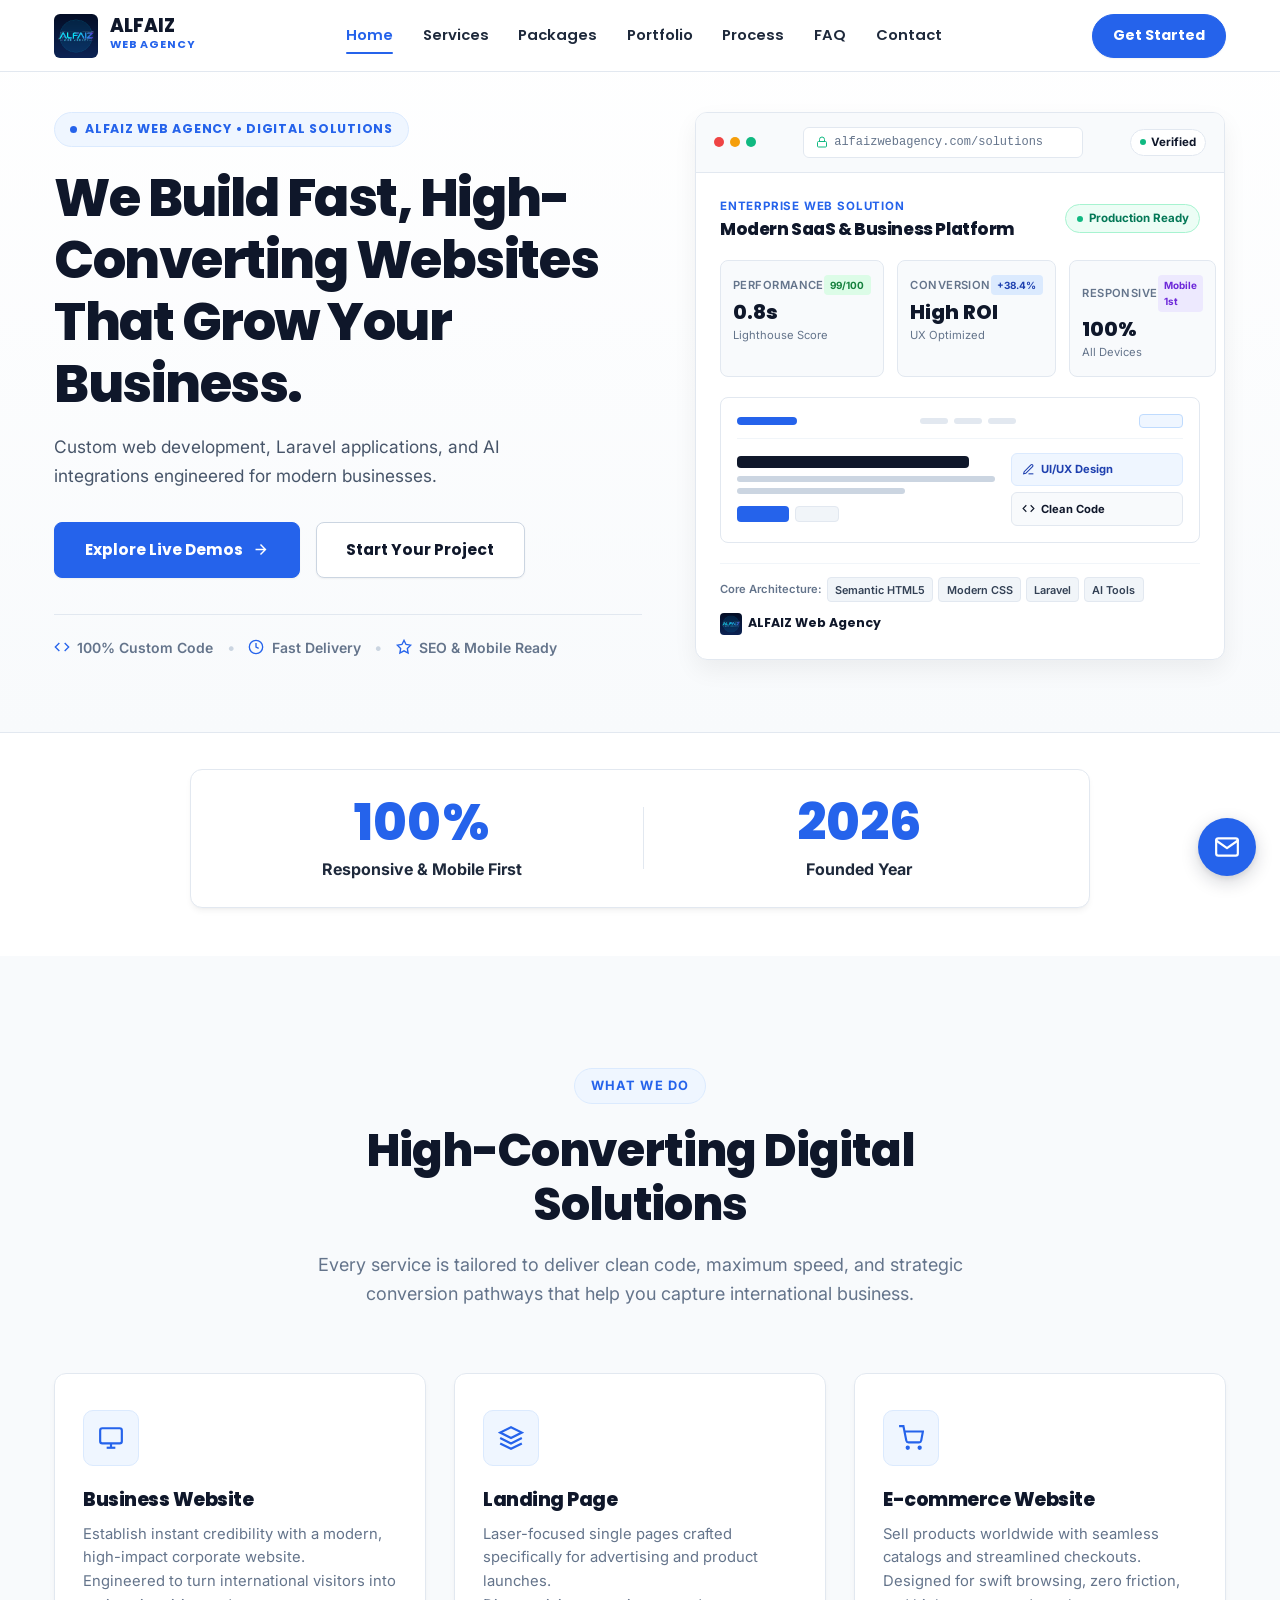
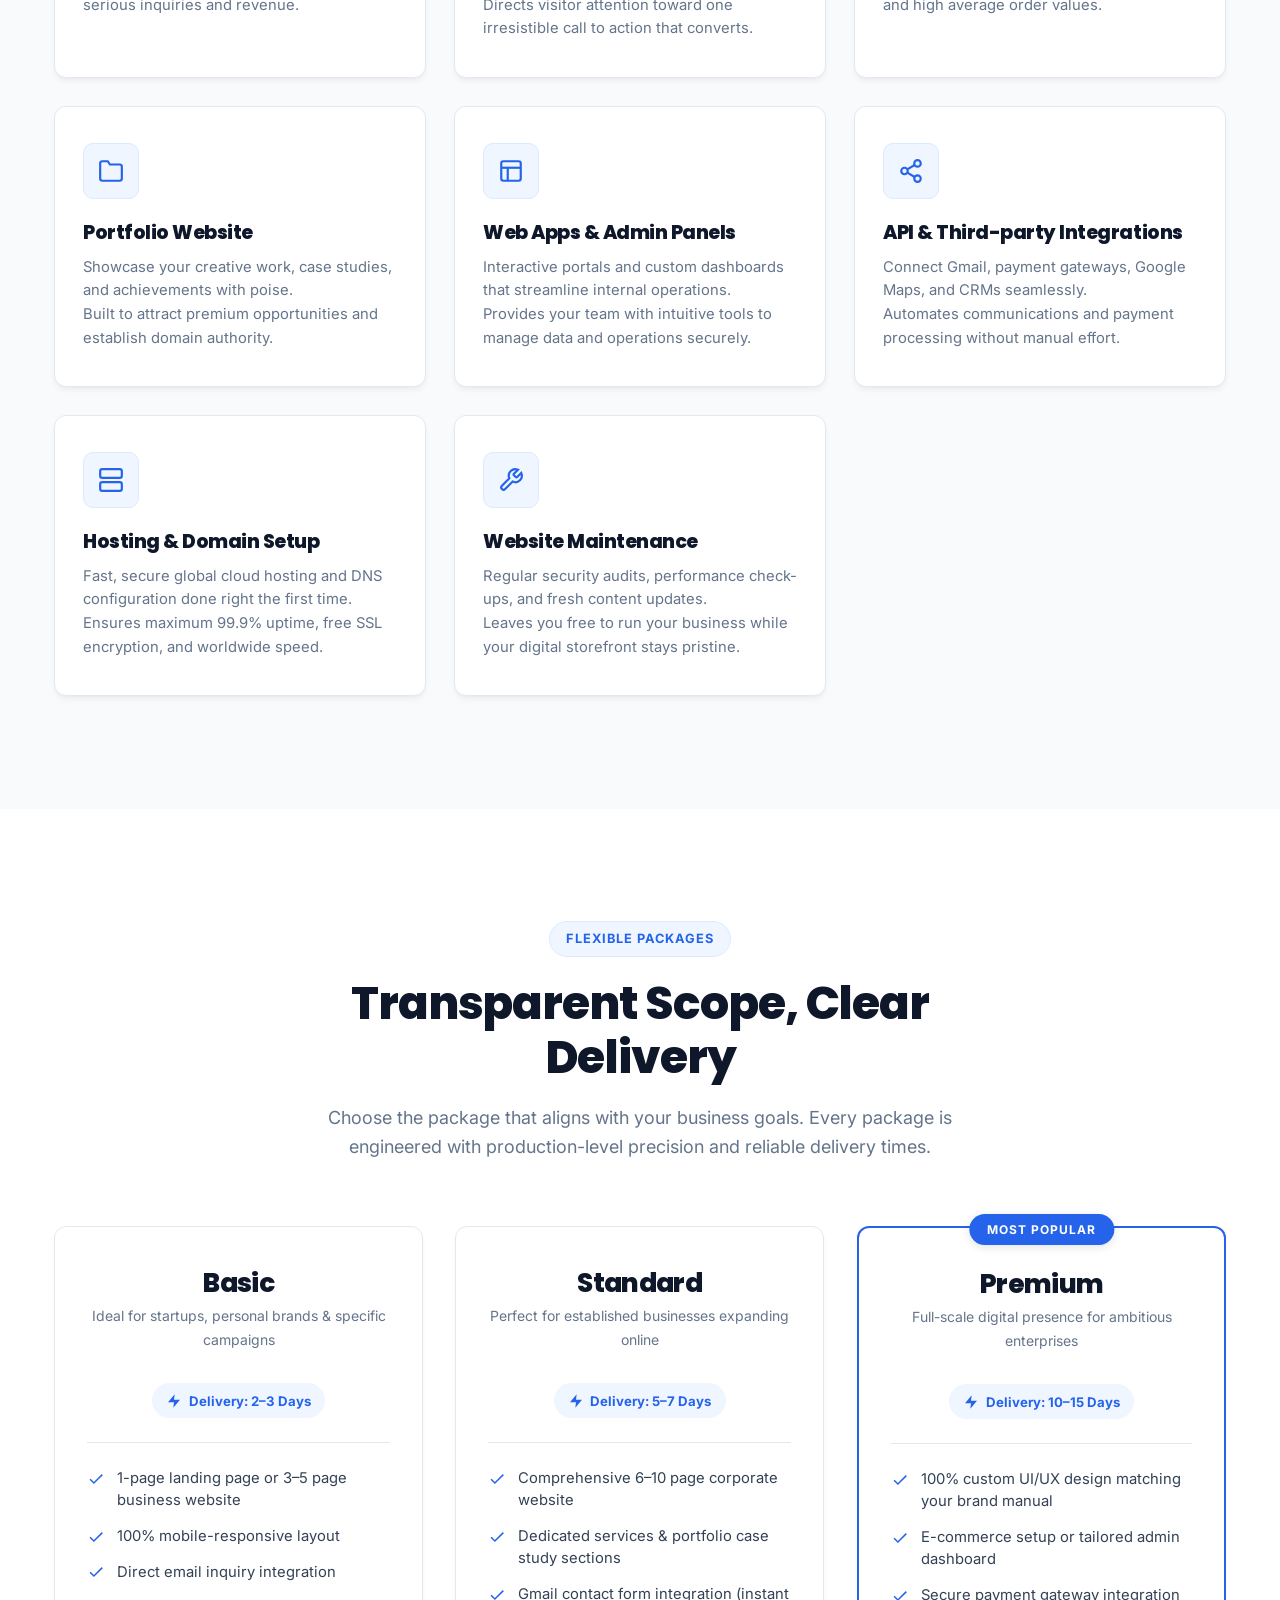
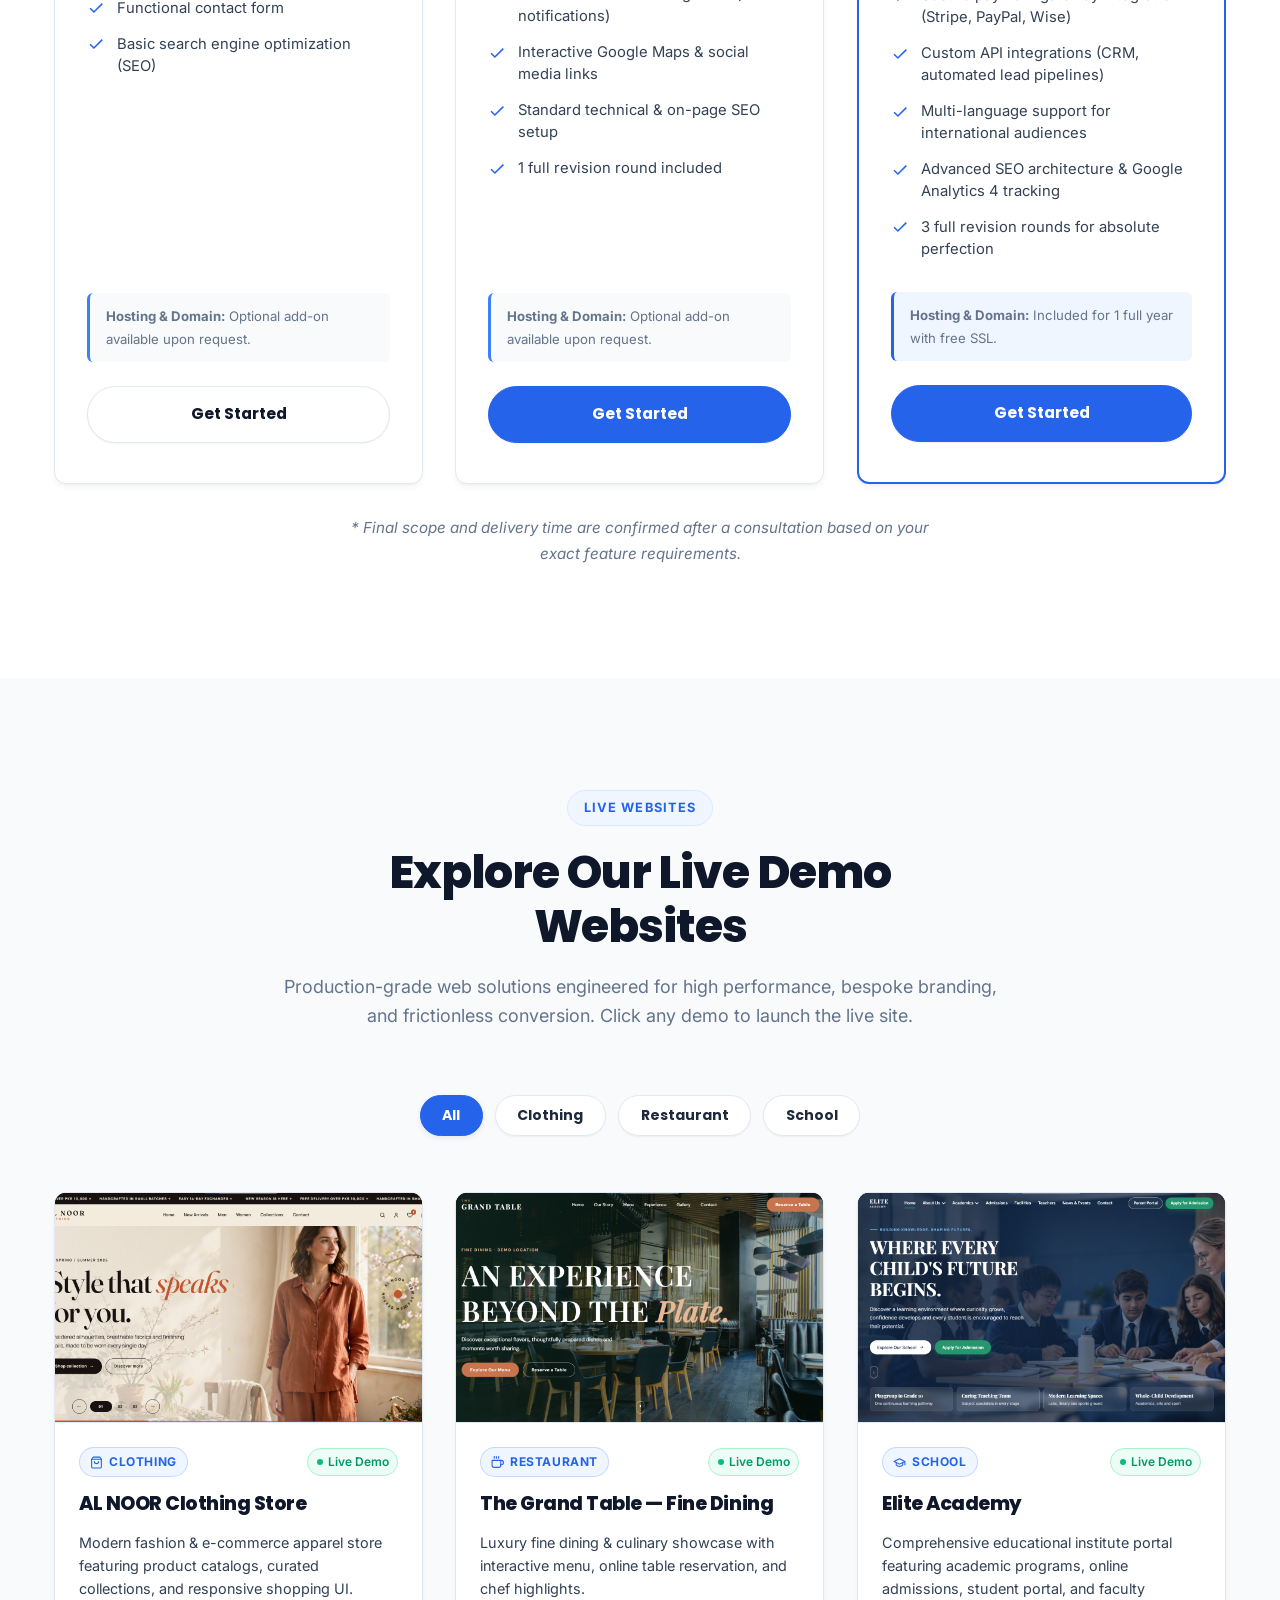
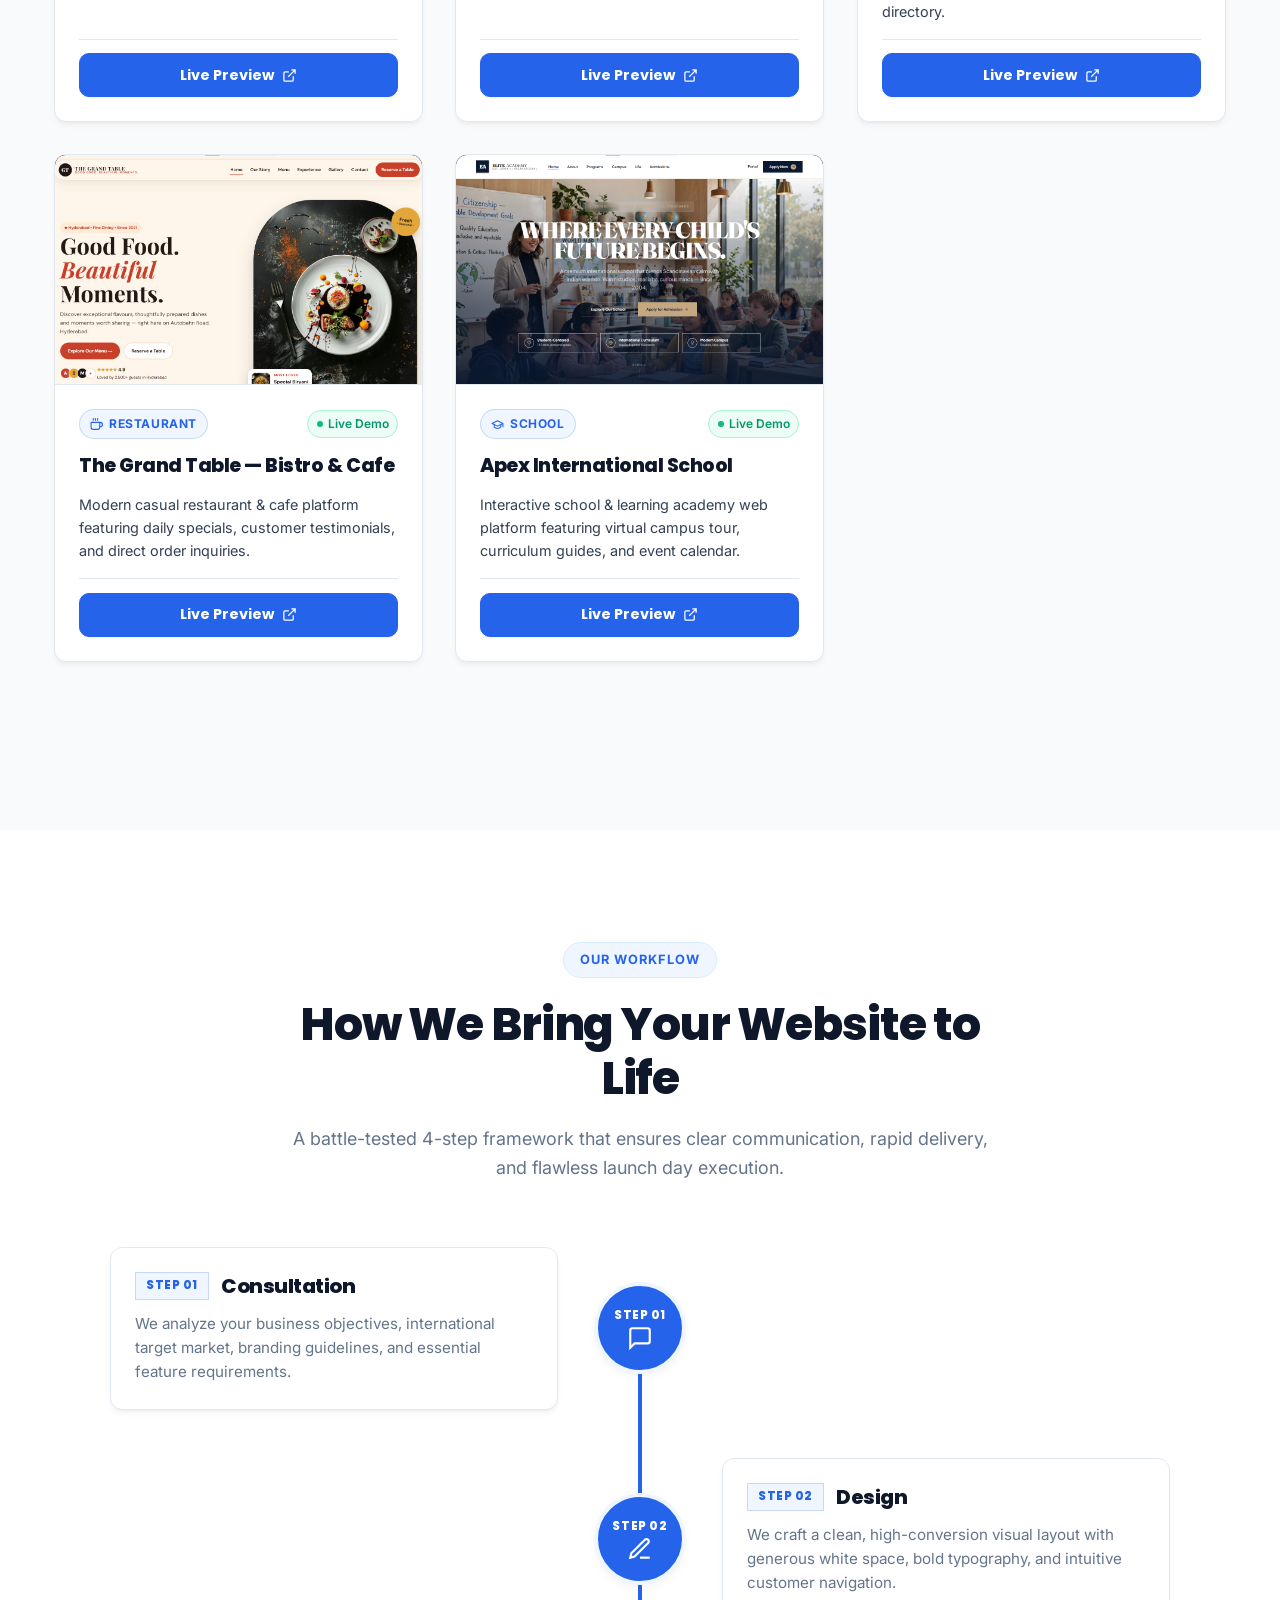
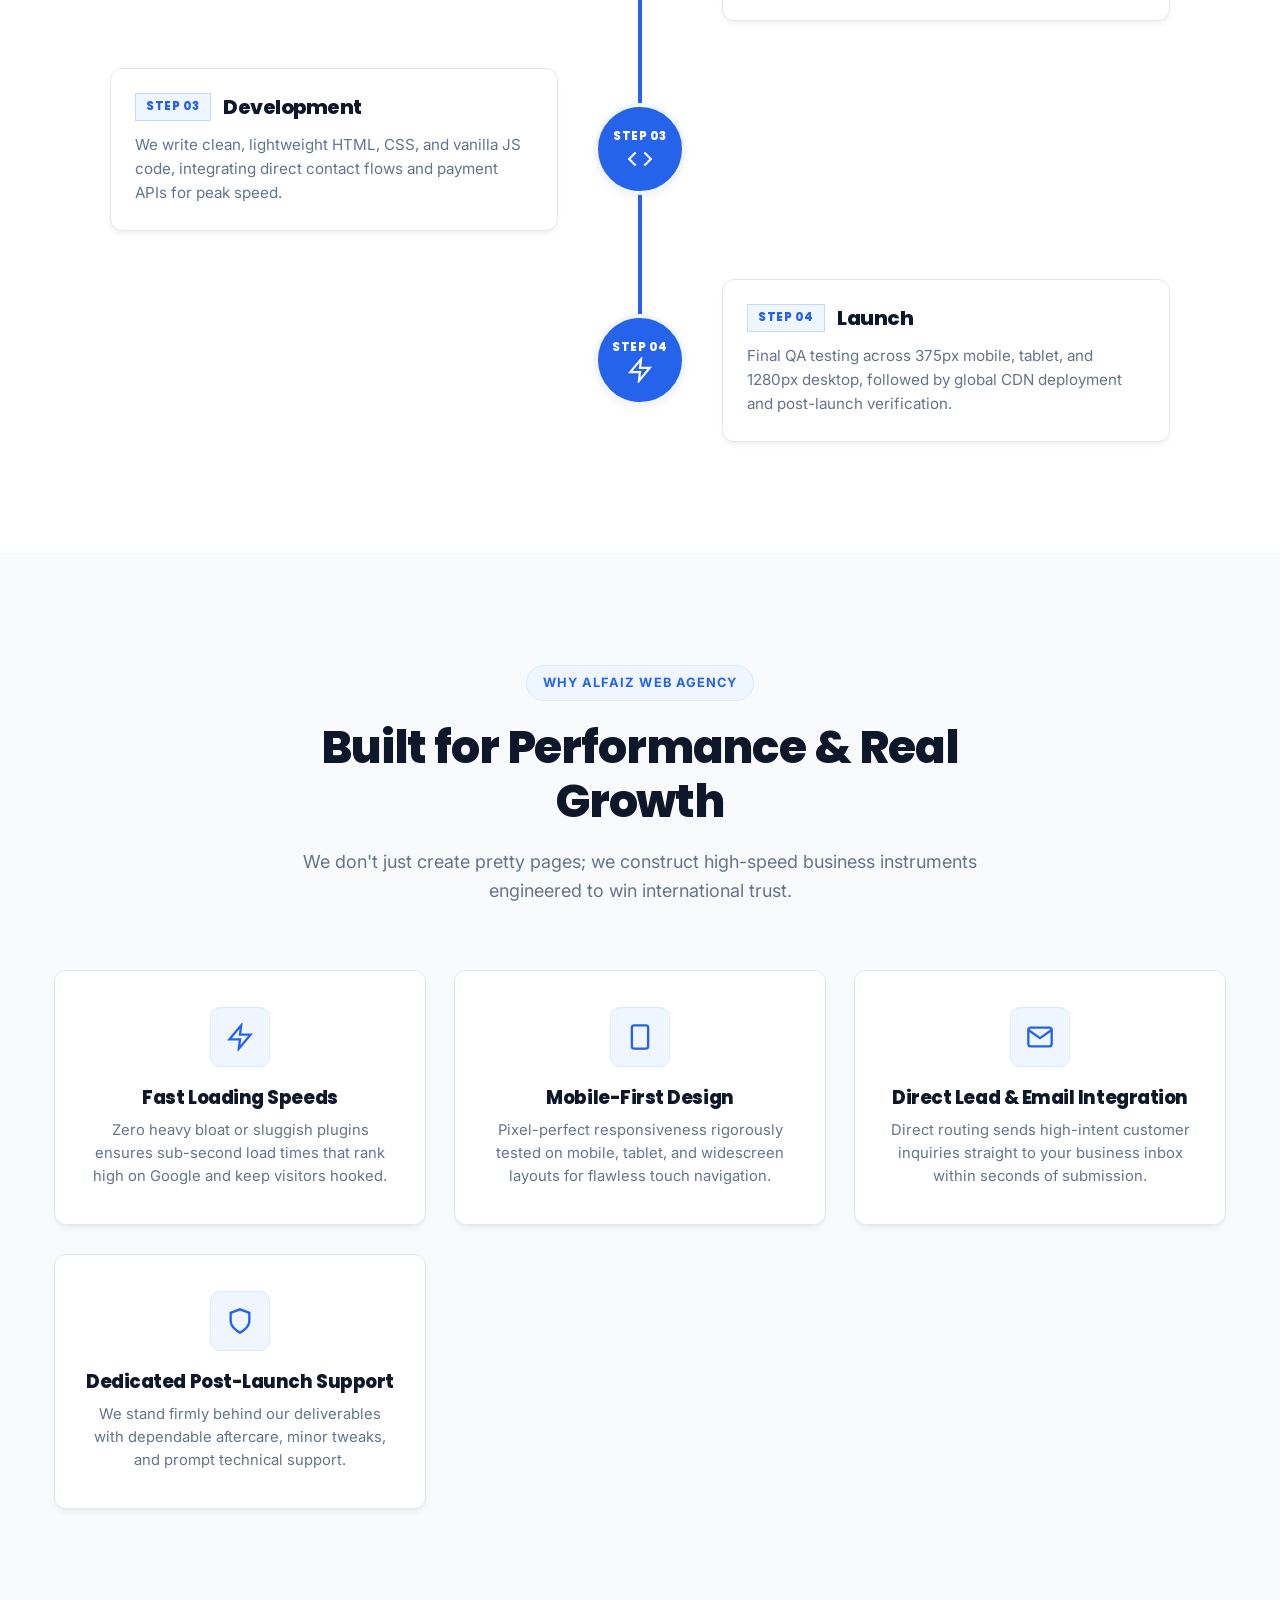
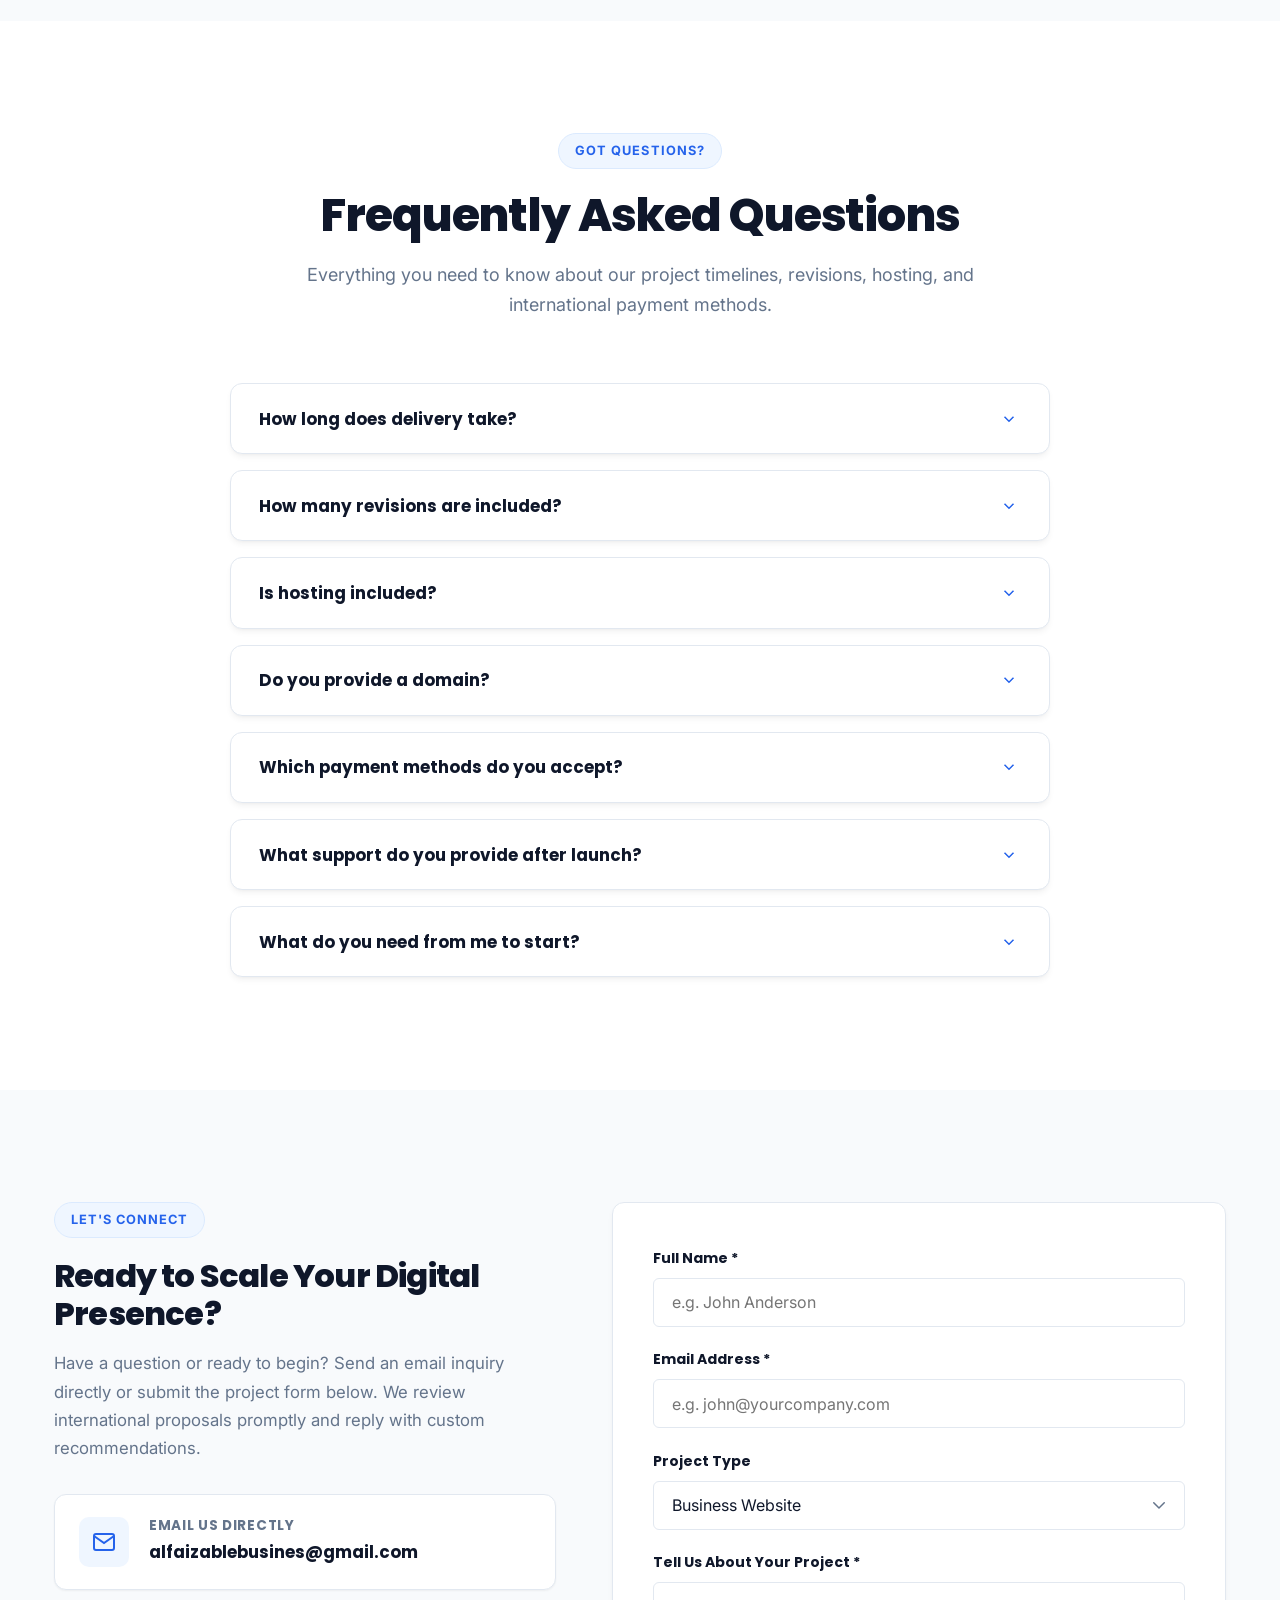
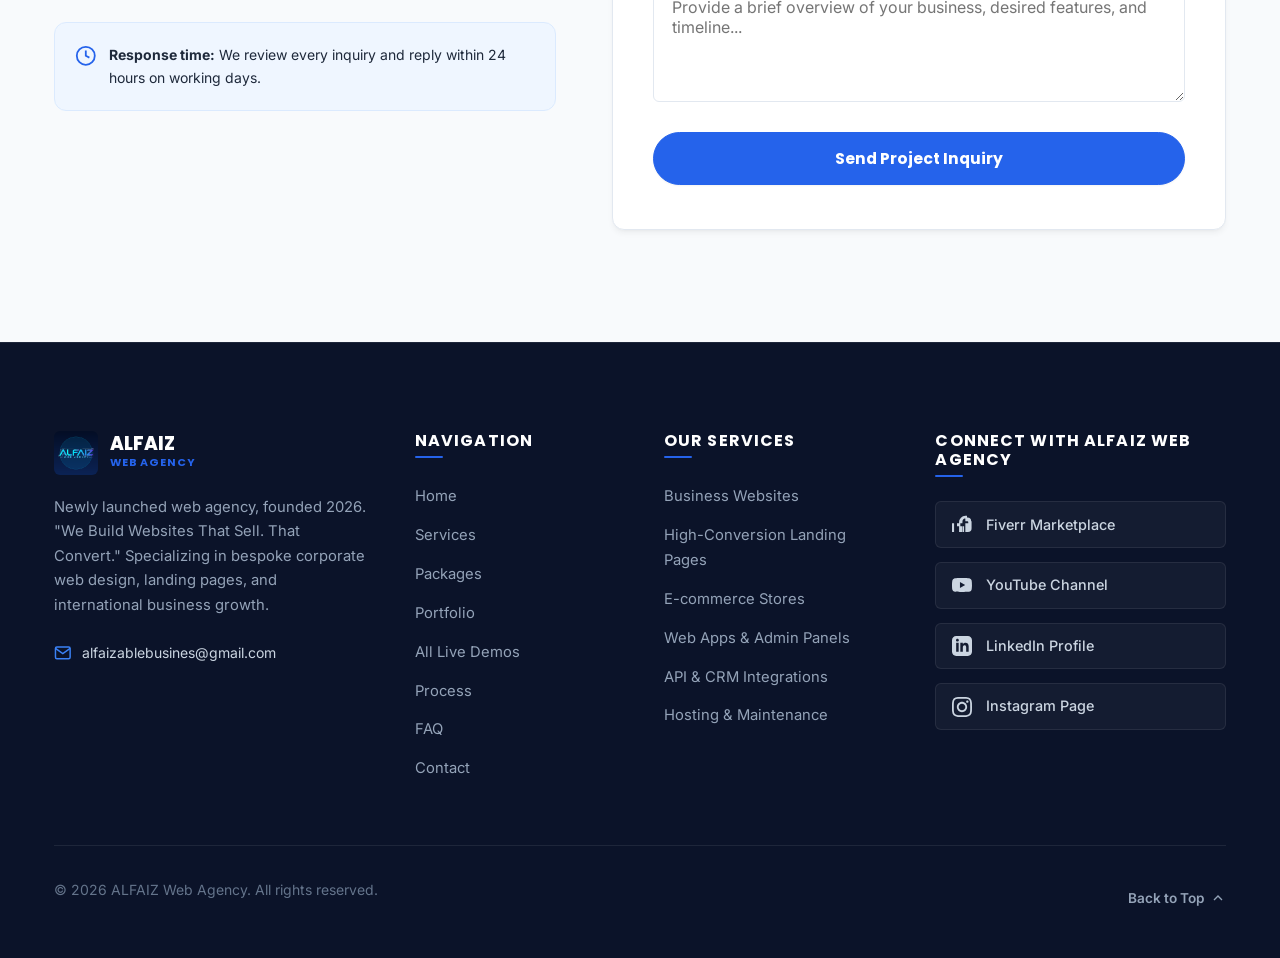
<file: index.html>
<!DOCTYPE html>
<html lang="en">
 <head>
        <meta charset="UTF-8">
        <meta name="viewport" content="width=device-width, initial-scale=1.0">
        
        <!-- Primary SEO Meta Tags -->
        <title>ALFAIZ Web Agency | High-Converting Business & Corporate Websites</title>
        <meta name="title" content="ALFAIZ Web Agency | High-Converting Business & Corporate Websites">
        <meta name="description" content="ALFAIZ Web Agency designs and engineers high-converting corporate websites, bespoke e-commerce stores, restaurant platforms, and modern web applications for ambitious international and local businesses.">
        <meta name="keywords" content="ALFAIZ Web Agency, corporate web design agency, business website development, high conversion landing page, restaurant website design, ecommerce apparel store, school website portal, bespoke web development, custom web agency, responsive web design company">
        <meta name="author" content="ALFAIZ Web Agency">
        <meta name="robots" content="index, follow">
        <meta name="theme-color" content="#2563eb">

        <!-- Google Search Console Verification Tag (Paste the code you get from Google Search Console here later) -->
        <!-- <meta name="google-site-verification" content="YOUR_VERIFICATION_CODE_HERE" /> -->

        <!-- Canonical URL -->
        <link rel="canonical" href="https://baitulhassanshaikh.github.io/alfaiz_web_agency/">

        <!-- Open Graph / Facebook -->
        <meta property="og:locale" content="en_US">
        <meta property="og:site_name" content="ALFAIZ Web Agency">
        <meta property="og:type" content="website">
        <meta property="og:url" content="https://baitulhassanshaikh.github.io/alfaiz_web_agency/">
        <meta property="og:title" content="ALFAIZ Web Agency | High-Converting Business & Corporate Websites">
        <meta property="og:description" content="High-performance business websites engineered for conversion, bespoke branding, and rapid delivery. Explore our portfolio of live client demos.">
        <meta property="og:image" content="https://baitulhassanshaikh.github.io/alfaiz_web_agency/assets/alfaiz-logo.png">
        <meta property="og:image:alt" content="ALFAIZ Web Agency Logo">

        <!-- Twitter Card -->
        <meta name="twitter:card" content="summary_large_image">
        <meta name="twitter:url" content="https://baitulhassanshaikh.github.io/alfaiz_web_agency/">
        <meta name="twitter:title" content="ALFAIZ Web Agency | High-Converting Business & Corporate Websites">
        <meta name="twitter:description" content="High-performance business websites engineered for conversion, bespoke branding, and rapid delivery.">
        <meta name="twitter:image" content="https://baitulhassanshaikh.github.io/alfaiz_web_agency/assets/alfaiz-logo.png">

        <!-- Schema.org JSON-LD Structured Data for Organization / ProfessionalService -->
        <script type="application/ld+json">
        {
            "@context": "https://schema.org",
            "@type": "ProfessionalService",
            "name": "ALFAIZ Web Agency",
            "image": "https://baitulhassanshaikh.github.io/alfaiz_web_agency/assets/alfaiz-logo.png",
            "url": "https://baitulhassanshaikh.github.io/alfaiz_web_agency/",
            "email": "alfaizablebusines@gmail.com",
            "description": "High-converting corporate websites, bespoke e-commerce stores, restaurant platforms, and modern web applications for ambitious businesses worldwide.",
            "priceRange": "$$",
            "address": {
                "@type": "PostalAddress",
                "addressCountry": "PK"
            },
            "sameAs": [
                "https://www.fiverr.com/s/kX8pyQg",
                "https://www.youtube.com/@alfaizwebagency",
                "https://www.linkedin.com/in/alfaiz-web-aggency-9a6088423/",
                "https://www.instagram.com/alfaizweb"
            ]
        }
        </script>

        <!-- Favicon -->
        <link rel="icon" type="image/png" href="assets/favicon.png">
        <link rel="apple-touch-icon" href="assets/favicon.png">

        <!-- Google Fonts Preconnect & Stylesheets -->
        <link rel="preconnect" href="https://fonts.googleapis.com">
        <link rel="preconnect" href="https://fonts.gstatic.com" crossorigin>
        <link href="https://fonts.googleapis.com/css2?family=Inter:wght@400;500;600;700&family=Poppins:wght@600;700;800&display=swap" rel="stylesheet">

        <!-- Main Stylesheet -->
        <link rel="stylesheet" href="css/style.css">

        <!-- Google Analytics Placeholder (Optional) -->
        <!-- 
        <script async src="https://www.googletagmanager.com/gtag/js?id=G-XXXXXXXXXX"></script>
        <script>
            window.dataLayer = window.dataLayer || [];
            function gtag(){dataLayer.push(arguments);}
            gtag('js', new Date());
            gtag('config', 'G-XXXXXXXXXX');
        </script>
        -->
    </head>
    <body>
        <!-- ========================================================================
       1. NAVBAR
       ======================================================================== -->
        <header class="navbar" id="navbar">
            <div class="container">
                <a href="#hero" class="brand-logo" aria-label="ALFAIZ Web Agency Home">
                    <img
                        src="assets/alfaiz-logo.png"
                        alt="ALFAIZ Web Agency Logo"
                        width="44"
                        height="44"
                        loading="eager"
                    >
                    <div class="brand-text">
                        <span class="brand-name">ALFAIZ</span>
                        <span class="brand-tag">Web Agency</span>
                    </div>
                </a>
                <!-- Navigation Links -->
                <nav class="nav-menu" id="navMenu" aria-label="Main Navigation">
                    <a href="#hero" class="nav-link active">Home</a>
                    <a href="#services" class="nav-link">Services</a>
                    <a href="#packages" class="nav-link">Packages</a>
                    <!-- [REVISION]: Dynamic Portfolio nav link -->
                    <a href="#portfolio" class="nav-link">Portfolio</a>
                    <a href="#process" class="nav-link">Process</a>
                    <a href="#faq" class="nav-link">FAQ</a>
                    <a href="#contact" class="nav-link">Contact</a>
                    <a href="#contact" class="btn btn-primary btn-sm mobile-nav-cta">Get Started</a>
                </nav>
                <!-- Desktop Action CTA & Mobile Hamburger -->
                <div class="nav-actions">
                    <a href="#contact" class="btn btn-primary btn-sm">Get Started</a>
                    <button
                        class="hamburger"
                        id="hamburger"
                        aria-label="Toggle navigation menu"
                        aria-expanded="false"
                        aria-controls="navMenu"
                    >
                        <span></span>
                        <span></span>
                        <span></span>
                    </button>
                </div>
            </div>
        </header>
        <main>
            <!-- ======================================================================
         2. HERO SECTION
         [REVISION]: Described as "Newly launched web agency, founded 2026".
         No years-of-experience or client-count claims.
         ====================================================================== -->
            <section class="hero section" id="hero">
                <div class="container">
                    <!-- Left Column: Content -->
                    <div class="hero-content reveal reveal-up">
                        <!-- Small uppercase badge -->
                        <div class="hero-badge">
                            <span class="badge-dot" aria-hidden="true"></span>
                            <span>ALFAIZ WEB AGENCY • DIGITAL SOLUTIONS</span>
                        </div>

                        <!-- Main Headline -->
                        <h1 class="hero-title">
                            We Build Fast, High-Converting Websites That Grow Your Business.
                        </h1>

                        <!-- Subheadline -->
                        <p class="hero-subheadline">
                            Custom web development, Laravel applications, and AI integrations engineered for modern businesses.
                        </p>

                        <!-- Action Buttons -->
                        <div class="hero-actions">
                            <a href="#portfolio" class="hero-btn-primary">
                                <span>Explore Live Demos</span>
                                <svg viewBox="0 0 24 24" fill="none" stroke="currentColor" stroke-width="2" class="btn-arrow" aria-hidden="true">
                                    <path d="M5 12h14M12 5l7 7-7 7"/>
                                </svg>
                            </a>
                            <a href="#contact" class="hero-btn-secondary">
                                <span>Start Your Project</span>
                            </a>
                        </div>

                        <!-- Trust Strip -->
                        <div class="hero-trust-strip">
                            <div class="trust-item">
                                <svg viewBox="0 0 24 24" fill="none" stroke="currentColor" stroke-width="2" class="trust-icon" aria-hidden="true">
                                    <polyline points="16 18 22 12 16 6"/>
                                    <polyline points="8 6 2 12 8 18"/>
                                </svg>
                                <span>100% Custom Code</span>
                            </div>
                            <span class="trust-divider" aria-hidden="true">•</span>
                            <div class="trust-item">
                                <svg viewBox="0 0 24 24" fill="none" stroke="currentColor" stroke-width="2" class="trust-icon" aria-hidden="true">
                                    <circle cx="12" cy="12" r="10"/>
                                    <polyline points="12 6 12 12 16 14"/>
                                </svg>
                                <span>Fast Delivery</span>
                            </div>
                            <span class="trust-divider" aria-hidden="true">•</span>
                            <div class="trust-item">
                                <svg viewBox="0 0 24 24" fill="none" stroke="currentColor" stroke-width="2" class="trust-icon" aria-hidden="true">
                                    <path d="M12 2l3.09 6.26L22 9.27l-5 4.87 1.18 6.88L12 17.77l-6.18 3.25L7 14.14 2 9.27l6.91-1.01L12 2z"/>
                                </svg>
                                <span>SEO &amp; Mobile Ready</span>
                            </div>
                        </div>
                    </div>

                    <!-- Right Column: Visual Showcase -->
                    <div class="hero-showcase reveal reveal-up">
                        <div class="browser-card">
                            <!-- Browser Chrome Bar -->
                            <div class="browser-header">
                                <div class="browser-window-dots" aria-hidden="true">
                                    <span class="b-dot b-dot-red"></span>
                                    <span class="b-dot b-dot-yellow"></span>
                                    <span class="b-dot b-dot-green"></span>
                                </div>
                                <div class="browser-search-bar">
                                    <svg viewBox="0 0 24 24" fill="none" stroke="currentColor" stroke-width="2" class="b-lock-icon" aria-hidden="true">
                                        <rect x="3" y="11" width="18" height="11" rx="2" ry="2"/>
                                        <path d="M7 11V7a5 5 0 0110 0v4"/>
                                    </svg>
                                    <span class="b-url">alfaizwebagency.com/solutions</span>
                                </div>
                                <div class="browser-badge">
                                    <span class="b-status-dot"></span>
                                    <span>Verified</span>
                                </div>
                            </div>

                            <!-- Showcase Content -->
                            <div class="browser-content">
                                <!-- Project Top Bar -->
                                <div class="showcase-topbar">
                                    <div class="showcase-meta">
                                        <span class="showcase-category">Enterprise Web Solution</span>
                                        <h3 class="showcase-project-name">Modern SaaS &amp; Business Platform</h3>
                                    </div>
                                    <div class="showcase-status-badge">
                                        <span class="pulse-indicator"></span>
                                        <span>Production Ready</span>
                                    </div>
                                </div>

                                <!-- Key Performance Metrics Row -->
                                <div class="showcase-metrics-grid">
                                    <div class="metric-card">
                                        <div class="metric-header">
                                            <span class="metric-title">Performance</span>
                                            <span class="metric-tag tag-green">99/100</span>
                                        </div>
                                        <div class="metric-value">0.8s</div>
                                        <div class="metric-sub">Lighthouse Score</div>
                                    </div>
                                    <div class="metric-card">
                                        <div class="metric-header">
                                            <span class="metric-title">Conversion</span>
                                            <span class="metric-tag tag-blue">+38.4%</span>
                                        </div>
                                        <div class="metric-value">High ROI</div>
                                        <div class="metric-sub">UX Optimized</div>
                                    </div>
                                    <div class="metric-card">
                                        <div class="metric-header">
                                            <span class="metric-title">Responsive</span>
                                            <span class="metric-tag tag-purple">Mobile 1st</span>
                                        </div>
                                        <div class="metric-value">100%</div>
                                        <div class="metric-sub">All Devices</div>
                                    </div>
                                </div>

                                <!-- Architectural UI Preview Box -->
                                <div class="showcase-wireframe-box">
                                    <div class="wireframe-bar">
                                        <div class="wireframe-brand"></div>
                                        <div class="wireframe-nav-items">
                                            <span></span><span></span><span></span>
                                        </div>
                                        <div class="wireframe-cta-btn"></div>
                                    </div>
                                    <div class="wireframe-body">
                                        <div class="wireframe-hero-split">
                                            <div class="wireframe-left">
                                                <div class="wireframe-h1"></div>
                                                <div class="wireframe-para"></div>
                                                <div class="wireframe-para-short"></div>
                                                <div class="wireframe-btn-row">
                                                    <span class="w-btn-p"></span>
                                                    <span class="w-btn-s"></span>
                                                </div>
                                            </div>
                                            <div class="wireframe-right">
                                                <div class="wireframe-preview-art">
                                                    <div class="art-card art-card-1">
                                                        <svg viewBox="0 0 24 24" fill="none" stroke="currentColor" stroke-width="2" class="art-icon" aria-hidden="true"><path d="M12 20h9"/><path d="M16.5 3.5a2.121 2.121 0 013 3L7 19l-4 1 1-4L16.5 3.5z"/></svg>
                                                        <span>UI/UX Design</span>
                                                    </div>
                                                    <div class="art-card art-card-2">
                                                        <svg viewBox="0 0 24 24" fill="none" stroke="currentColor" stroke-width="2" class="art-icon" aria-hidden="true"><polyline points="16 18 22 12 16 6"/><polyline points="8 6 2 12 8 18"/></svg>
                                                        <span>Clean Code</span>
                                                    </div>
                                                </div>
                                            </div>
                                        </div>
                                    </div>
                                </div>

                                <!-- Showcase Footer Strip -->
                                <div class="showcase-footer">
                                    <div class="showcase-tech-stack">
                                        <span class="tech-label">Core Architecture:</span>
                                        <span class="tech-pill">Semantic HTML5</span>
                                        <span class="tech-pill">Modern CSS</span>
                                        <span class="tech-pill">Laravel</span>
                                        <span class="tech-pill">AI Tools</span>
                                    </div>
                                    <div class="showcase-agency-mark">
                                        <img src="assets/alfaiz-logo.png" alt="ALFAIZ Logo" width="22" height="22" class="agency-mini-logo">
                                        <span>ALFAIZ Web Agency</span>
                                    </div>
                                </div>
                            </div>
                        </div>
                    </div>
                </div>
            </section>
            <!-- ======================================================================
         3. STATS BAR
         [REVISION]: Placed as a separate section below hero (position: relative, margin-top: 0, no overlap)
         ====================================================================== -->
            <section class="stats-section stats-bar-wrapper" id="stats">
                <div class="container">
                    <div class="stats-card reveal reveal-up">
                        <!-- Stat 1: Verified Technical Delivery Standard -->
                        <div class="stat-item">
                            <div class="stat-number-wrapper">
                                <span class="stat-count" data-target="100">0</span>
                                <span>%</span>
                            </div>
                            <div class="stat-label">Responsive &amp; Mobile First</div>
                        </div>
                        <!-- Stat 2: Verified Launch Year Placeholder -->
                        <!-- NOTE TO OWNER: Update data-target with verified figures (e.g. verified project milestones or launch year) -->
                        <div class="stat-item">
                            <div class="stat-number-wrapper">
                                <span class="stat-count" data-target="2026">0</span>
                            </div>
                            <div class="stat-label">Founded Year</div>
                        </div>
                    </div>
                </div>
            </section>
            <!-- ======================================================================
         4. SERVICES SECTION
         ====================================================================== -->
            <section class="section section-alt" id="services">
                <div class="container">
                    <div class="section-header reveal reveal-up">
                        <span class="section-tag">What We Do</span>
                        <h2 class="section-title">High-Converting Digital Solutions</h2>
                        <p class="section-subtitle">
                            Every service is tailored to deliver clean code, maximum speed, and strategic conversion pathways that help you capture international business.
                        </p>
                    </div>
                    <div class="services-grid">
                        <!-- 1. Business Website -->
                        <div class="service-card reveal reveal-up delay-1">
                            <div class="service-icon-box">
                                <svg
                                    viewBox="0 0 24 24"
                                    fill="none"
                                    stroke="currentColor"
                                    stroke-width="2"
                                >
                                    <rect
                                        x="2"
                                        y="3"
                                        width="20"
                                        height="14"
                                        rx="2"
                                        ry="2"
                                    />
                                    <line
                                        x1="8"
                                        y1="21"
                                        x2="16"
                                        y2="21"
                                    />
                                    <line
                                        x1="12"
                                        y1="17"
                                        x2="12"
                                        y2="21"
                                    />
                                </svg>
                            </div>
                            <h3 class="service-title">Business Website</h3>
                            <p class="service-desc">
                                Establish instant credibility with a modern, high-impact corporate website.
                                <br>
                                Engineered to turn international visitors into serious inquiries and revenue.
                            </p>
                        </div>
                        <!-- 2. Landing Page -->
                        <div class="service-card reveal reveal-up delay-2">
                            <div class="service-icon-box">
                                <svg
                                    viewBox="0 0 24 24"
                                    fill="none"
                                    stroke="currentColor"
                                    stroke-width="2"
                                >
                                    <polygon points="12 2 2 7 12 12 22 7 12 2"/>
                                    <polyline points="2 17 12 22 22 17"/>
                                    <polyline points="2 12 12 17 22 12"/>
                                </svg>
                            </div>
                            <h3 class="service-title">Landing Page</h3>
                            <p class="service-desc">
                                Laser-focused single pages crafted specifically for advertising and product launches.
                                <br>
                                Directs visitor attention toward one irresistible call to action that converts.
                            </p>
                        </div>
                        <!-- 3. E-commerce Website -->
                        <div class="service-card reveal reveal-up delay-3">
                            <div class="service-icon-box">
                                <svg
                                    viewBox="0 0 24 24"
                                    fill="none"
                                    stroke="currentColor"
                                    stroke-width="2"
                                >
                                    <circle cx="9" cy="21" r="1"/>
                                    <circle cx="20" cy="21" r="1"/>
                                    <path d="M1 1h4l2.68 13.39a2 2 0 002 1.61h9.72a2 2 0 002-1.61L23 6H6"/>
                                </svg>
                            </div>
                            <h3 class="service-title">E-commerce Website</h3>
                            <p class="service-desc">
                                Sell products worldwide with seamless catalogs and streamlined checkouts.
                                <br>
                                Designed for swift browsing, zero friction, and high average order values.
                            </p>
                        </div>
                        <!-- 4. Portfolio Website -->
                        <div class="service-card reveal reveal-up delay-4">
                            <div class="service-icon-box">
                                <svg
                                    viewBox="0 0 24 24"
                                    fill="none"
                                    stroke="currentColor"
                                    stroke-width="2"
                                >
                                    <path d="M22 19a2 2 0 01-2 2H4a2 2 0 01-2-2V5a2 2 0 012-2h5l2 3h9a2 2 0 012 2z"/>
                                </svg>
                            </div>
                            <h3 class="service-title">Portfolio Website</h3>
                            <p class="service-desc">
                                Showcase your creative work, case studies, and achievements with poise.
                                <br>
                                Built to attract premium opportunities and establish domain authority.
                            </p>
                        </div>
                        <!-- 5. Web Apps and Admin Panels -->
                        <div class="service-card reveal reveal-up delay-1">
                            <div class="service-icon-box">
                                <svg
                                    viewBox="0 0 24 24"
                                    fill="none"
                                    stroke="currentColor"
                                    stroke-width="2"
                                >
                                    <rect
                                        x="3"
                                        y="3"
                                        width="18"
                                        height="18"
                                        rx="2"
                                        ry="2"
                                    />
                                    <line
                                        x1="3"
                                        y1="9"
                                        x2="21"
                                        y2="9"
                                    />
                                    <line
                                        x1="9"
                                        y1="21"
                                        x2="9"
                                        y2="9"
                                    />
                                </svg>
                            </div>
                            <h3 class="service-title">Web Apps & Admin Panels</h3>
                            <p class="service-desc">
                                Interactive portals and custom dashboards that streamline internal operations.
                                <br>
                                Provides your team with intuitive tools to manage data and operations securely.
                            </p>
                        </div>
                        <!-- 6. API & Third-party Integrations -->
                        <div class="service-card reveal reveal-up delay-2">
                            <div class="service-icon-box">
                                <svg
                                    viewBox="0 0 24 24"
                                    fill="none"
                                    stroke="currentColor"
                                    stroke-width="2"
                                >
                                    <circle cx="18" cy="5" r="3"/>
                                    <circle cx="6" cy="12" r="3"/>
                                    <circle cx="18" cy="19" r="3"/>
                                    <line
                                        x1="8.59"
                                        y1="13.51"
                                        x2="15.42"
                                        y2="17.49"
                                    />
                                    <line
                                        x1="15.41"
                                        y1="6.51"
                                        x2="8.59"
                                        y2="10.49"
                                    />
                                </svg>
                            </div>
                            <h3 class="service-title">API & Third-party Integrations</h3>
                            <p class="service-desc">
                                Connect Gmail, payment gateways, Google Maps, and CRMs seamlessly.
                                <br>
                                Automates communications and payment processing without manual effort.
                            </p>
                        </div>
                        <!-- 7. Hosting and Domain Setup -->
                        <div class="service-card reveal reveal-up delay-3">
                            <div class="service-icon-box">
                                <svg
                                    viewBox="0 0 24 24"
                                    fill="none"
                                    stroke="currentColor"
                                    stroke-width="2"
                                >
                                    <rect
                                        x="2"
                                        y="2"
                                        width="20"
                                        height="8"
                                        rx="2"
                                        ry="2"
                                    />
                                    <rect
                                        x="2"
                                        y="14"
                                        width="20"
                                        height="8"
                                        rx="2"
                                        ry="2"
                                    />
                                    <line
                                        x1="6"
                                        y1="6"
                                        x2="6.01"
                                        y2="6"
                                    />
                                    <line
                                        x1="6"
                                        y1="18"
                                        x2="6.01"
                                        y2="18"
                                    />
                                </svg>
                            </div>
                            <h3 class="service-title">Hosting & Domain Setup</h3>
                            <p class="service-desc">
                                Fast, secure global cloud hosting and DNS configuration done right the first time.
                                <br>
                                Ensures maximum 99.9% uptime, free SSL encryption, and worldwide speed.
                            </p>
                        </div>
                        <!-- 8. Website Maintenance -->
                        <div class="service-card reveal reveal-up delay-4">
                            <div class="service-icon-box">
                                <svg
                                    viewBox="0 0 24 24"
                                    fill="none"
                                    stroke="currentColor"
                                    stroke-width="2"
                                >
                                    <path d="M14.7 6.3a1 1 0 000 1.4l1.6 1.6a1 1 0 001.4 0l3.77-3.77a6 6 0 01-7.94 7.94l-6.91 6.91a2.12 2.12 0 01-3-3l6.91-6.91a6 6 0 017.94-7.94l-3.76 3.76z"/>
                                </svg>
                            </div>
                            <h3 class="service-title">Website Maintenance</h3>
                            <p class="service-desc">
                                Regular security audits, performance check-ups, and fresh content updates.
                                <br>
                                Leaves you free to run your business while your digital storefront stays pristine.
                            </p>
                        </div>
                    </div>
                </div>
            </section>
            <!-- ======================================================================
         5. PACKAGES SECTION
         ====================================================================== -->
            <section class="section" id="packages">
                <div class="container">
                    <div class="section-header reveal reveal-up">
                        <span class="section-tag">Flexible Packages</span>
                        <h2 class="section-title">Transparent Scope, Clear Delivery</h2>
                        <p class="section-subtitle">
                            Choose the package that aligns with your business goals. Every package is engineered with production-level precision and reliable delivery times.
                        </p>
                    </div>
                    <div class="packages-grid">
                        <!-- Basic Package -->
                        <div class="package-card reveal reveal-up delay-1">
                            <div class="package-header">
                                <h3 class="package-name">Basic</h3>
                                <p class="package-subtitle">Ideal for startups, personal brands & specific campaigns</p>
                                <div class="package-delivery-badge">
                                    <svg
                                        viewBox="0 0 24 24"
                                        width="16"
                                        height="16"
                                        fill="currentColor"
                                    >
                                        <path d="M13 2L3 14h9l-1 8 10-12h-9l1-8z"/>
                                    </svg>
                                    <span>Delivery: 2–3 Days</span>
                                </div>
                            </div>
                            <ul class="package-features">
                                <li class="package-feature-item">
                                    <svg
                                        viewBox="0 0 24 24"
                                        fill="none"
                                        stroke="currentColor"
                                        stroke-width="2"
                                    >
                                        <polyline points="20 6 9 17 4 12"/>
                                    </svg>
                                    <span>1-page landing page or 3–5 page business website</span>
                                </li>
                                <li class="package-feature-item">
                                    <svg
                                        viewBox="0 0 24 24"
                                        fill="none"
                                        stroke="currentColor"
                                        stroke-width="2"
                                    >
                                        <polyline points="20 6 9 17 4 12"/>
                                    </svg>
                                    <span>100% mobile-responsive layout</span>
                                </li>
                                <li class="package-feature-item">
                                    <svg
                                        viewBox="0 0 24 24"
                                        fill="none"
                                        stroke="currentColor"
                                        stroke-width="2"
                                    >
                                        <polyline points="20 6 9 17 4 12"/>
                                    </svg>
                                    <span>Direct email inquiry integration</span>
                                </li>
                                <li class="package-feature-item">
                                    <svg
                                        viewBox="0 0 24 24"
                                        fill="none"
                                        stroke="currentColor"
                                        stroke-width="2"
                                    >
                                        <polyline points="20 6 9 17 4 12"/>
                                    </svg>
                                    <span>Functional contact form</span>
                                </li>
                                <li class="package-feature-item">
                                    <svg
                                        viewBox="0 0 24 24"
                                        fill="none"
                                        stroke="currentColor"
                                        stroke-width="2"
                                    >
                                        <polyline points="20 6 9 17 4 12"/>
                                    </svg>
                                    <span>Basic search engine optimization (SEO)</span>
                                </li>
                            </ul>
                            <div class="package-note-box">
                                <strong>Hosting & Domain:</strong>
                                Optional add-on available upon request.
                            </div>
                            <a href="#contact" class="btn btn-outline btn-block btn-select-package" data-package="Basic">
                                Get Started
                            </a>
                        </div>
                        <!-- Standard Package -->
                        <div class="package-card reveal reveal-up delay-2">
                            <div class="package-header">
                                <h3 class="package-name">Standard</h3>
                                <p class="package-subtitle">Perfect for established businesses expanding online</p>
                                <div class="package-delivery-badge">
                                    <svg
                                        viewBox="0 0 24 24"
                                        width="16"
                                        height="16"
                                        fill="currentColor"
                                    >
                                        <path d="M13 2L3 14h9l-1 8 10-12h-9l1-8z"/>
                                    </svg>
                                    <span>Delivery: 5–7 Days</span>
                                </div>
                            </div>
                            <ul class="package-features">
                                <li class="package-feature-item">
                                    <svg
                                        viewBox="0 0 24 24"
                                        fill="none"
                                        stroke="currentColor"
                                        stroke-width="2"
                                    >
                                        <polyline points="20 6 9 17 4 12"/>
                                    </svg>
                                    <span>Comprehensive 6–10 page corporate website</span>
                                </li>
                                <li class="package-feature-item">
                                    <svg
                                        viewBox="0 0 24 24"
                                        fill="none"
                                        stroke="currentColor"
                                        stroke-width="2"
                                    >
                                        <polyline points="20 6 9 17 4 12"/>
                                    </svg>
                                    <span>Dedicated services & portfolio case study sections</span>
                                </li>
                                <li class="package-feature-item">
                                    <svg
                                        viewBox="0 0 24 24"
                                        fill="none"
                                        stroke="currentColor"
                                        stroke-width="2"
                                    >
                                        <polyline points="20 6 9 17 4 12"/>
                                    </svg>
                                    <span>Gmail contact form integration (instant notifications)</span>
                                </li>
                                <li class="package-feature-item">
                                    <svg
                                        viewBox="0 0 24 24"
                                        fill="none"
                                        stroke="currentColor"
                                        stroke-width="2"
                                    >
                                        <polyline points="20 6 9 17 4 12"/>
                                    </svg>
                                    <span>Interactive Google Maps & social media links</span>
                                </li>
                                <li class="package-feature-item">
                                    <svg
                                        viewBox="0 0 24 24"
                                        fill="none"
                                        stroke="currentColor"
                                        stroke-width="2"
                                    >
                                        <polyline points="20 6 9 17 4 12"/>
                                    </svg>
                                    <span>Standard technical & on-page SEO setup</span>
                                </li>
                                <li class="package-feature-item">
                                    <svg
                                        viewBox="0 0 24 24"
                                        fill="none"
                                        stroke="currentColor"
                                        stroke-width="2"
                                    >
                                        <polyline points="20 6 9 17 4 12"/>
                                    </svg>
                                    <span>1 full revision round included</span>
                                </li>
                            </ul>
                            <div class="package-note-box">
                                <strong>Hosting & Domain:</strong>
                                Optional add-on available upon request.
                            </div>
                            <a href="#contact" class="btn btn-primary btn-block btn-select-package" data-package="Standard">
                                Get Started
                            </a>
                        </div>
                        <!-- Premium Package (Highlighted) -->
                        <div class="package-card popular reveal reveal-up delay-3">
                            <span class="popular-badge">Most Popular</span>
                            <div class="package-header">
                                <h3 class="package-name">Premium</h3>
                                <p class="package-subtitle">Full-scale digital presence for ambitious enterprises</p>
                                <div class="package-delivery-badge">
                                    <svg
                                        viewBox="0 0 24 24"
                                        width="16"
                                        height="16"
                                        fill="currentColor"
                                    >
                                        <path d="M13 2L3 14h9l-1 8 10-12h-9l1-8z"/>
                                    </svg>
                                    <span>Delivery: 10–15 Days</span>
                                </div>
                            </div>
                            <ul class="package-features">
                                <li class="package-feature-item">
                                    <svg
                                        viewBox="0 0 24 24"
                                        fill="none"
                                        stroke="currentColor"
                                        stroke-width="2"
                                    >
                                        <polyline points="20 6 9 17 4 12"/>
                                    </svg>
                                    <span>100% custom UI/UX design matching your brand manual</span>
                                </li>
                                <li class="package-feature-item">
                                    <svg
                                        viewBox="0 0 24 24"
                                        fill="none"
                                        stroke="currentColor"
                                        stroke-width="2"
                                    >
                                        <polyline points="20 6 9 17 4 12"/>
                                    </svg>
                                    <span>E-commerce setup or tailored admin dashboard</span>
                                </li>
                                <li class="package-feature-item">
                                    <svg
                                        viewBox="0 0 24 24"
                                        fill="none"
                                        stroke="currentColor"
                                        stroke-width="2"
                                    >
                                        <polyline points="20 6 9 17 4 12"/>
                                    </svg>
                                    <span>Secure payment gateway integration (Stripe, PayPal, Wise)</span>
                                </li>
                                <li class="package-feature-item">
                                    <svg
                                        viewBox="0 0 24 24"
                                        fill="none"
                                        stroke="currentColor"
                                        stroke-width="2"
                                    >
                                        <polyline points="20 6 9 17 4 12"/>
                                    </svg>
                                    <span>Custom API integrations (CRM, automated lead pipelines)</span>
                                </li>
                                <li class="package-feature-item">
                                    <svg
                                        viewBox="0 0 24 24"
                                        fill="none"
                                        stroke="currentColor"
                                        stroke-width="2"
                                    >
                                        <polyline points="20 6 9 17 4 12"/>
                                    </svg>
                                    <span>Multi-language support for international audiences</span>
                                </li>
                                <li class="package-feature-item">
                                    <svg
                                        viewBox="0 0 24 24"
                                        fill="none"
                                        stroke="currentColor"
                                        stroke-width="2"
                                    >
                                        <polyline points="20 6 9 17 4 12"/>
                                    </svg>
                                    <span>Advanced SEO architecture & Google Analytics 4 tracking</span>
                                </li>
                                <li class="package-feature-item">
                                    <svg
                                        viewBox="0 0 24 24"
                                        fill="none"
                                        stroke="currentColor"
                                        stroke-width="2"
                                    >
                                        <polyline points="20 6 9 17 4 12"/>
                                    </svg>
                                    <span>3 full revision rounds for absolute perfection</span>
                                </li>
                            </ul>
                            <div class="package-note-box" style="background: #eff6ff; border-left-color: var(--color-primary);">
                                <strong>Hosting & Domain:</strong>
                                Included for 1 full year with free SSL.
                            </div>
                            <a href="#contact" class="btn btn-primary btn-block btn-select-package" data-package="Premium">
                                Get Started
                            </a>
                        </div>
                    </div>
                    <p class="packages-disclaimer">
                        * Final scope and delivery time are confirmed after a consultation based on your exact feature requirements.
                    </p>
                </div>
            </section>
            <!-- ======================================================================
         5. PORTFOLIO DEMO SECTION
         [REVISION]: Reusable Dynamic Demo System driven 100% by js/demos.js
         ====================================================================== -->
            <section class="section section-alt" id="portfolio">
                <div class="container">
                    <div class="section-header reveal reveal-up">
                        <span class="section-tag">Live Websites</span>
                        <h2 class="section-title">Explore Our Live Demo Websites</h2>
                        <p class="section-subtitle">
                            Production-grade web solutions engineered for high performance, bespoke branding, and frictionless conversion. Click any demo to launch the live site.
                        </p>
                    </div>

                    <!-- Dynamic Category Filter Bar (Populated automatically by js/demos.js) -->
                    <div class="portfolio-filter-bar reveal reveal-up" id="portfolioFilterBar" role="tablist" aria-label="Filter demos by category">
                        <!-- Populated dynamically by js/demos.js -->
                    </div>

                    <!-- Dynamic Portfolio Demo Grid (Populated automatically by js/demos.js) -->
                    <div class="portfolio-grid" id="portfolioGrid" aria-live="polite">
                        <!-- Populated dynamically by js/demos.js -->
                    </div>

                    <!-- Dynamic "View All Demos" Container (Shown automatically when demos > 10) -->
                    <div class="portfolio-view-all-wrap" id="portfolioViewAllWrap">
                        <!-- Populated dynamically by js/demos.js -->
                    </div>
                </div>
            </section>
            <!-- ======================================================================
         6. PROCESS SECTION
         ====================================================================== -->
            <section class="section" id="process">
                <div class="container">
                    <div class="section-header reveal reveal-up">
                        <span class="section-tag">Our Workflow</span>
                        <h2 class="section-title">How We Bring Your Website to Life</h2>
                        <p class="section-subtitle">
                            A battle-tested 4-step framework that ensures clear communication, rapid delivery, and flawless launch day execution.
                        </p>
                    </div>
                    <!-- [REVISION]: Zig-Zag Process Timeline with Center Line (Desktop 768px+) & Left Edge (Mobile) -->
                    <div class="process-timeline-wrapper reveal">
                        <!-- Center vertical blue line: scaleY transform only -->
                        <div class="process-timeline-line" aria-hidden="true">
                            <div class="process-timeline-progress"></div>
                        </div>

                        <div class="process-timeline-list">
                            <!-- Step 1: Left on desktop -->
                            <div class="process-timeline-item step-left reveal step-1" data-step="1">
                                <div class="process-card">
                                    <div class="step-card-header">
                                        <span class="step-badge">Step 01</span>
                                        <h3 class="step-title">Consultation</h3>
                                    </div>
                                    <p class="step-desc">
                                        We analyze your business objectives, international target market, branding guidelines, and essential feature requirements.
                                    </p>
                                </div>
                                <div class="process-node" aria-hidden="true">
                                    <div class="step-marker">
                                        <span class="step-num">Step 01</span>
                                        <svg
                                            viewBox="0 0 24 24"
                                            fill="none"
                                            stroke="currentColor"
                                            stroke-width="2"
                                        >
                                            <path d="M21 15a2 2 0 01-2 2H7l-4 4V5a2 2 0 012-2h14a2 2 0 012 2z"/>
                                        </svg>
                                    </div>
                                </div>
                                <div class="process-empty" aria-hidden="true"></div>
                            </div>

                            <!-- Step 2: Right on desktop -->
                            <div class="process-timeline-item step-right reveal step-2" data-step="2">
                                <div class="process-empty" aria-hidden="true"></div>
                                <div class="process-node" aria-hidden="true">
                                    <div class="step-marker">
                                        <span class="step-num">Step 02</span>
                                        <svg
                                            viewBox="0 0 24 24"
                                            fill="none"
                                            stroke="currentColor"
                                            stroke-width="2"
                                        >
                                            <path d="M12 20h9"/>
                                            <path d="M16.5 3.5a2.121 2.121 0 013 3L7 19l-4 1 1-4L16.5 3.5z"/>
                                        </svg>
                                    </div>
                                </div>
                                <div class="process-card">
                                    <div class="step-card-header">
                                        <span class="step-badge">Step 02</span>
                                        <h3 class="step-title">Design</h3>
                                    </div>
                                    <p class="step-desc">
                                        We craft a clean, high-conversion visual layout with generous white space, bold typography, and intuitive customer navigation.
                                    </p>
                                </div>
                            </div>

                            <!-- Step 3: Left on desktop -->
                            <div class="process-timeline-item step-left reveal step-3" data-step="3">
                                <div class="process-card">
                                    <div class="step-card-header">
                                        <span class="step-badge">Step 03</span>
                                        <h3 class="step-title">Development</h3>
                                    </div>
                                    <p class="step-desc">
                                        We write clean, lightweight HTML, CSS, and vanilla JS code, integrating direct contact flows and payment APIs for peak speed.
                                    </p>
                                </div>
                                <div class="process-node" aria-hidden="true">
                                    <div class="step-marker">
                                        <span class="step-num">Step 03</span>
                                        <svg
                                            viewBox="0 0 24 24"
                                            fill="none"
                                            stroke="currentColor"
                                            stroke-width="2"
                                        >
                                            <polyline points="16 18 22 12 16 6"/>
                                            <polyline points="8 6 2 12 8 18"/>
                                        </svg>
                                    </div>
                                </div>
                                <div class="process-empty" aria-hidden="true"></div>
                            </div>

                            <!-- Step 4: Right on desktop -->
                            <div class="process-timeline-item step-right reveal step-4" data-step="4">
                                <div class="process-empty" aria-hidden="true"></div>
                                <div class="process-node" aria-hidden="true">
                                    <div class="step-marker">
                                        <span class="step-num">Step 04</span>
                                        <svg
                                            viewBox="0 0 24 24"
                                            fill="none"
                                            stroke="currentColor"
                                            stroke-width="2"
                                        >
                                            <path d="M13 2L3 14h9l-1 8 10-12h-9l1-8z"/>
                                        </svg>
                                    </div>
                                </div>
                                <div class="process-card">
                                    <div class="step-card-header">
                                        <span class="step-badge">Step 04</span>
                                        <h3 class="step-title">Launch</h3>
                                    </div>
                                    <p class="step-desc">
                                        Final QA testing across 375px mobile, tablet, and 1280px desktop, followed by global CDN deployment and post-launch verification.
                                    </p>
                                </div>
                            </div>
                        </div>
                    </div>
                </div>
            </section>
            <!-- ======================================================================
         7. WHY CHOOSE US SECTION
         ====================================================================== -->
            <section class="section section-alt" id="why-us">
                <div class="container">
                    <div class="section-header reveal reveal-up">
                        <span class="section-tag">Why ALFAIZ Web Agency</span>
                        <h2 class="section-title">Built for Performance & Real Growth</h2>
                        <p class="section-subtitle">
                            We don't just create pretty pages; we construct high-speed business instruments engineered to win international trust.
                        </p>
                    </div>
                    <div class="why-us-grid">
                        <!-- Point 1 -->
                        <div class="why-card reveal reveal-up delay-1">
                            <div class="why-icon-box">
                                <svg
                                    viewBox="0 0 24 24"
                                    fill="none"
                                    stroke="currentColor"
                                    stroke-width="2"
                                >
                                    <polygon points="13 2 3 14 12 14 11 22 21 10 12 10 13 2"/>
                                </svg>
                            </div>
                            <h3 class="why-title">Fast Loading Speeds</h3>
                            <p class="why-desc">
                                Zero heavy bloat or sluggish plugins ensures sub-second load times that rank high on Google and keep visitors hooked.
                            </p>
                        </div>
                        <!-- Point 2 -->
                        <div class="why-card reveal reveal-up delay-2">
                            <div class="why-icon-box">
                                <svg
                                    viewBox="0 0 24 24"
                                    fill="none"
                                    stroke="currentColor"
                                    stroke-width="2"
                                >
                                    <rect
                                        x="5"
                                        y="2"
                                        width="14"
                                        height="20"
                                        rx="2"
                                        ry="2"
                                    />
                                    <line
                                        x1="12"
                                        y1="18"
                                        x2="12.01"
                                        y2="18"
                                    />
                                </svg>
                            </div>
                            <h3 class="why-title">Mobile-First Design</h3>
                            <p class="why-desc">
                                Pixel-perfect responsiveness rigorously tested on mobile, tablet, and widescreen layouts for flawless touch navigation.
                            </p>
                        </div>
                        <!-- Point 3 -->
                        <div class="why-card reveal reveal-up delay-3">
                            <div class="why-icon-box">
                                <svg
                                    viewBox="0 0 24 24"
                                    fill="none"
                                    stroke="currentColor"
                                    stroke-width="2"
                                >
                                    <path d="M4 4h16c1.1 0 2 .9 2 2v12c0 1.1-.9 2-2 2H4c-1.1 0-2-.9-2-2V6c0-1.1.9-2 2-2z"/>
                                    <polyline points="22,6 12,13 2,6"/>
                                </svg>
                            </div>
                            <h3 class="why-title">Direct Lead & Email Integration</h3>
                            <p class="why-desc">
                                Direct routing sends high-intent customer inquiries straight to your business inbox within seconds of submission.
                            </p>
                        </div>
                        <!-- Point 4 -->
                        <div class="why-card reveal reveal-up delay-4">
                            <div class="why-icon-box">
                                <svg
                                    viewBox="0 0 24 24"
                                    fill="none"
                                    stroke="currentColor"
                                    stroke-width="2"
                                >
                                    <path d="M12 22s8-4 8-10V5l-8-3-8 3v7c0 6 8 10 8 10z"/>
                                </svg>
                            </div>
                            <h3 class="why-title">Dedicated Post-Launch Support</h3>
                            <p class="why-desc">
                                We stand firmly behind our deliverables with dependable aftercare, minor tweaks, and prompt technical support.
                            </p>
                        </div>
                    </div>
                </div>
            </section>
            <!-- ======================================================================
         8. FAQ SECTION (Accordion)
         ====================================================================== -->
            <section class="section" id="faq">
                <div class="container">
                    <div class="section-header reveal reveal-up">
                        <span class="section-tag">Got Questions?</span>
                        <h2 class="section-title">Frequently Asked Questions</h2>
                        <p class="section-subtitle">
                            Everything you need to know about our project timelines, revisions, hosting, and international payment methods.
                        </p>
                    </div>
                    <div class="faq-wrapper reveal reveal-up">
                        <!-- Question 1 -->
                        <div class="faq-item">
                            <button class="faq-question" aria-expanded="false">
                                <span>How long does delivery take?</span>
                                <span class="faq-icon">
                                    <svg
                                        viewBox="0 0 24 24"
                                        fill="none"
                                        stroke="currentColor"
                                        stroke-width="2"
                                    >
                                        <polyline points="6 9 12 15 18 9"/>
                                    </svg>
                                </span>
                            </button>
                            <div class="faq-answer">
                                <div class="faq-answer-inner">
                                    Delivery depends on your package scope: our
                                    <strong>Basic Package</strong> takes 2–3 business days, the
                                    <strong>Standard Package</strong> takes 5–7 business days, and the
                                    <strong>Premium Package</strong>
                                    takes 10–15 business days. Exact project timelines are finalized during our kickoff consultation once we review your full content requirements.
                                </div>
                            </div>
                        </div>
                        <!-- Question 2 -->
                        <div class="faq-item">
                            <button class="faq-question" aria-expanded="false">
                                <span>How many revisions are included?</span>
                                <span class="faq-icon">
                                    <svg
                                        viewBox="0 0 24 24"
                                        fill="none"
                                        stroke="currentColor"
                                        stroke-width="2"
                                    >
                                        <polyline points="6 9 12 15 18 9"/>
                                    </svg>
                                </span>
                            </button>
                            <div class="faq-answer">
                                <div class="faq-answer-inner">
                                    Our Standard Package includes 1 full revision round, while our Premium Package includes 3 thorough revision rounds to fine-tune copy, imagery, and styling until you are 100% satisfied. Additional custom revision rounds are available if required.
                                </div>
                            </div>
                        </div>
                        <!-- Question 3 -->
                        <div class="faq-item">
                            <button class="faq-question" aria-expanded="false">
                                <span>Is hosting included?</span>
                                <span class="faq-icon">
                                    <svg
                                        viewBox="0 0 24 24"
                                        fill="none"
                                        stroke="currentColor"
                                        stroke-width="2"
                                    >
                                        <polyline points="6 9 12 15 18 9"/>
                                    </svg>
                                </span>
                            </button>
                            <div class="faq-answer">
                                <div class="faq-answer-inner">
                                    Hosting is fully included for 1 year in our
                                    <strong>Premium Package</strong>
                                    (with high-speed cloud CDN, automatic SSL certificates, and 99.9% uptime). For Basic and Standard packages, hosting setup is available as a convenient optional add-on, or we can deploy seamlessly to your existing hosting provider.
                                </div>
                            </div>
                        </div>
                        <!-- Question 4 -->
                        <div class="faq-item">
                            <button class="faq-question" aria-expanded="false">
                                <span>Do you provide a domain?</span>
                                <span class="faq-icon">
                                    <svg
                                        viewBox="0 0 24 24"
                                        fill="none"
                                        stroke="currentColor"
                                        stroke-width="2"
                                    >
                                        <polyline points="6 9 12 15 18 9"/>
                                    </svg>
                                </span>
                            </button>
                            <div class="faq-answer">
                                <div class="faq-answer-inner">
                                    Yes! We assist you in selecting and registering your ideal custom domain (.com, .org, .net, or country-specific TLDs). Domain registration is bundled with our 1-year hosting package in the Premium tier, or configured as an add-on for other packages. If you already own a domain, we connect and configure DNS records at no extra hassle.
                                </div>
                            </div>
                        </div>
                        <!-- Question 5 -->
                        <div class="faq-item">
                            <button class="faq-question" aria-expanded="false">
                                <span>Which payment methods do you accept?</span>
                                <span class="faq-icon">
                                    <svg
                                        viewBox="0 0 24 24"
                                        fill="none"
                                        stroke="currentColor"
                                        stroke-width="2"
                                    >
                                        <polyline points="6 9 12 15 18 9"/>
                                    </svg>
                                </span>
                            </button>
                            <div class="faq-answer">
                                <div class="faq-answer-inner">
                                    We cater to global international clients and accept verified payments through
                                    <strong>Direct Bank Transfer (Wire/SWIFT/IBAN)</strong>,
                                    <strong>PayPal</strong>, and
                                    <strong>Wise (formerly TransferWise)</strong>
                                    .
                Payment milestones are typically structured into a kickoff deposit and a completion milestone upon final sign-off.
                                </div>
                            </div>
                        </div>
                        <!-- Question 6 -->
                        <div class="faq-item">
                            <button class="faq-question" aria-expanded="false">
                                <span>What support do you provide after launch?</span>
                                <span class="faq-icon">
                                    <svg
                                        viewBox="0 0 24 24"
                                        fill="none"
                                        stroke="currentColor"
                                        stroke-width="2"
                                    >
                                        <polyline points="6 9 12 15 18 9"/>
                                    </svg>
                                </span>
                            </button>
                            <div class="faq-answer">
                                <div class="faq-answer-inner">
                                    We provide 30 days of complimentary post-launch support for all packages to ensure smooth operation, resolve any unexpected hiccups, and verify form submissions. Ongoing website maintenance plans are also available for monthly backups, security reviews, and continuous updates.
                                </div>
                            </div>
                        </div>
                        <!-- Question 7 -->
                        <div class="faq-item">
                            <button class="faq-question" aria-expanded="false">
                                <span>What do you need from me to start?</span>
                                <span class="faq-icon">
                                    <svg
                                        viewBox="0 0 24 24"
                                        fill="none"
                                        stroke="currentColor"
                                        stroke-width="2"
                                    >
                                        <polyline points="6 9 12 15 18 9"/>
                                    </svg>
                                </span>
                            </button>
                            <div class="faq-answer">
                                <div class="faq-answer-inner">
                                    To start right away, we simply require:
                                    <ul style="list-style: disc; padding-left: 1.25rem; margin-top: 0.5rem;">
                                        <li>Your company logo (PNG, SVG, or high-res file)</li>
                                        <li>Preferred brand color guidelines (or we can propose modern corporate palettes)</li>
                                        <li>Website copy/text and images (or draft notes we can structure)</li>
                                        <li>A clear list of your key services, products, or package offerings</li>
                                    </ul>
                                </div>
                            </div>
                        </div>
                    </div>
                </div>
            </section>
            <!-- ======================================================================
         9. CONTACT SECTION
         ====================================================================== -->
            <section class="section section-alt" id="contact">
                <div class="container">
                    <div class="contact-grid">
                        <!-- Left Column: Direct Inquiries & Trust -->
                        <div class="contact-info-col reveal reveal-up">
                            <span class="section-tag">Let's Connect</span>
                            <h3>Ready to Scale Your Digital Presence?</h3>
                            <p>
                                Have a question or ready to begin? Send an email inquiry directly or submit the project form below. We review international proposals promptly and reply with custom recommendations.
                            </p>
                            <div class="contact-channel-list">
                                <a href="mailto:alfaizablebusines@gmail.com" class="contact-channel-card">
                                    <div class="channel-icon email">
                                        <svg
                                            viewBox="0 0 24 24"
                                            fill="none"
                                            stroke="currentColor"
                                            stroke-width="2"
                                        >
                                            <path d="M4 4h16c1.1 0 2 .9 2 2v12c0 1.1-.9 2-2 2H4c-1.1 0-2-.9-2-2V6c0-1.1.9-2 2-2z"/>
                                            <polyline points="22,6 12,13 2,6"/>
                                        </svg>
                                    </div>
                                    <div class="channel-details">
                                        <h4>Email Us Directly</h4>
                                        <span class="channel-link">alfaizablebusines@gmail.com</span>
                                    </div>
                                </a>
                            </div>
                            <div class="contact-trust-note">
                                <svg
                                    viewBox="0 0 24 24"
                                    fill="none"
                                    stroke="currentColor"
                                    stroke-width="2"
                                >
                                    <circle cx="12" cy="12" r="10"/>
                                    <polyline points="12 6 12 12 16 14"/>
                                </svg>
                                <span>
                                    <!-- [REVISION]: Updated response time note -->
                                    <strong>Response time:</strong> We review every inquiry and reply within 24 hours on working days.
                                </span>
                            </div>
                        </div>
                        <!-- Right Column: Formspree AJAX Form -->
                        <div class="contact-form-card reveal reveal-up delay-2">
                            <!-- Connected Formspree Endpoint: https://formspree.io/f/xljbejzg -->
                            <form action="https://formspree.io/f/xljbejzg" method="POST" id="contactForm">
                                <!-- [REVISION]: Updated success message -->
                                <div class="form-alert success" id="formSuccessAlert" role="alert">
                                    Thanks! We have received your message and will reply within 24 hours on working days.
                                </div>
                                <div class="form-alert error" id="formErrorAlert" role="alert">
                                    ⚠ Oops! There was an issue submitting your message. Please email us directly at alfaizablebusines@gmail.com.
                                </div>
                                <div class="form-group">
                                    <label for="formName" class="form-label">Full Name *</label>
                                    <input
                                        type="text"
                                        id="formName"
                                        name="name"
                                        class="form-control"
                                        placeholder="e.g. John Anderson"
                                        required
                                    >
                                </div>
                                <div class="form-group">
                                    <label for="formEmail" class="form-label">Email Address *</label>
                                    <input
                                        type="email"
                                        id="formEmail"
                                        name="email"
                                        class="form-control"
                                        placeholder="e.g. john@yourcompany.com"
                                        required
                                    >
                                </div>
                                <div class="form-group">
                                    <label for="projectType" class="form-label">Project Type</label>
                                    <select id="projectType" name="project_type" class="form-control">
                                        <option value="Business Website">Business Website</option>
                                        <option value="Landing Page">Landing Page</option>
                                        <option value="E-commerce">E-commerce Website</option>
                                        <option value="Portfolio">Portfolio Website</option>
                                        <option value="Web App">Web App & Admin Panel</option>
                                        <option value="Other">Other / Custom Inquiry</option>
                                    </select>
                                </div>
                                <div class="form-group">
                                    <label for="formMessage" class="form-label">Tell Us About Your Project *</label>
                                    <textarea
                                        id="formMessage"
                                        name="message"
                                        class="form-control"
                                        placeholder="Provide a brief overview of your business, desired features, and timeline..."
                                        required
                                    ></textarea>
                                </div>
                                <button type="submit" class="btn btn-primary btn-block" id="contactSubmitBtn">
                                    <span class="spinner" aria-hidden="true"></span>
                                    <span class="btn-text">Send Project Inquiry</span>
                                </button>
                            </form>
                        </div>
                    </div>
                </div>
            </section>
        </main>
        <!-- ========================================================================
       [REVISION]: Portfolio Prototype Lightbox Modal removed as requested.
       ======================================================================== -->
        <!-- ========================================================================
       10. FOOTER
       [REVISION]: Described as "Newly launched web agency, founded 2026".
       ======================================================================== -->
        <footer class="footer">
            <div class="container">
                <div class="footer-top">
                    <!-- Brand Info -->
                    <div class="footer-brand">
                        <a href="#hero" class="brand-logo" aria-label="ALFAIZ Web Agency Home">
                            <img
                                src="assets/alfaiz-logo.png"
                                alt="ALFAIZ Web Agency Logo"
                                width="40"
                                height="40"
                                loading="lazy"
                            >
                            <div class="brand-text">
                                <span class="brand-name">ALFAIZ</span>
                                <span class="brand-tag">Web Agency</span>
                            </div>
                        </a>
                        <p>
                            Newly launched web agency, founded 2026. "We Build Websites That Sell. That Convert." Specializing in bespoke corporate web design, landing pages, and international business growth.
                        </p>
                        <div class="footer-contact-items">
                            <a href="mailto:alfaizablebusines@gmail.com" class="footer-contact-link">
                                <svg
                                    viewBox="0 0 24 24"
                                    fill="none"
                                    stroke="currentColor"
                                    stroke-width="2"
                                >
                                    <path d="M4 4h16c1.1 0 2 .9 2 2v12c0 1.1-.9 2-2 2H4c-1.1 0-2-.9-2-2V6c0-1.1.9-2 2-2z"/>
                                    <polyline points="22,6 12,13 2,6"/>
                                </svg>
                                <span>alfaizablebusines@gmail.com</span>
                            </a>
                        </div>
                    </div>
                    <!-- Quick Links -->
                    <div>
                        <h4 class="footer-title">Navigation</h4>
                        <ul class="footer-links">
                            <li>
                                <a href="#hero" class="footer-link">Home</a>
                            </li>
                            <li>
                                <a href="#services" class="footer-link">Services</a>
                            </li>
                            <li>
                                <a href="#packages" class="footer-link">Packages</a>
                            </li>
                            <!-- [REVISION]: Dynamic Portfolio footer link -->
                            <li>
                                <a href="#portfolio" class="footer-link">Portfolio</a>
                            </li>
                            <li>
                                <a href="demos.html" class="footer-link">All Live Demos</a>
                            </li>
                            <li>
                                <a href="#process" class="footer-link">Process</a>
                            </li>
                            <li>
                                <a href="#faq" class="footer-link">FAQ</a>
                            </li>
                            <li>
                                <a href="#contact" class="footer-link">Contact</a>
                            </li>
                        </ul>
                    </div>
                    <!-- Services List -->
                    <div>
                        <h4 class="footer-title">Our Services</h4>
                        <ul class="footer-links">
                            <li>
                                <a href="#services" class="footer-link">Business Websites</a>
                            </li>
                            <li>
                                <a href="#services" class="footer-link">High-Conversion Landing Pages</a>
                            </li>
                            <li>
                                <a href="#services" class="footer-link">E-commerce Stores</a>
                            </li>
                            <li>
                                <a href="#services" class="footer-link">Web Apps & Admin Panels</a>
                            </li>
                            <li>
                                <a href="#services" class="footer-link">API & CRM Integrations</a>
                            </li>
                            <li>
                                <a href="#services" class="footer-link">Hosting & Maintenance</a>
                            </li>
                        </ul>
                    </div>
                    <!-- Social Channels -->
                    <div>
                        <h4 class="footer-title">CONNECT WITH ALFAIZ WEB AGENCY</h4>
                        <div class="footer-social-list">
                            <!-- Fiverr Link -->
                            <a
                                href="https://www.fiverr.com/s/kX8pyQg"
                                target="_blank"
                                rel="noopener noreferrer"
                                class="social-connect-btn fiverr"
                                aria-label="ALFAIZ Web Agency on Fiverr"
                            >
                                <svg viewBox="0 0 24 24" fill="currentColor">
                                    <path d="M23 7.5a4.5 4.5 0 00-4.5-4.5H16v4.5h2.5a1 1 0 011 1V10h-3.5v3.5H16v7H12.5v-7H10V10h2.5V8.5a4.5 4.5 0 014.5-4.5H18V1h-2a7.5 7.5 0 00-7.5 7.5V10H6v3.5h2.5v7H12v-7h2.5v7H19a4.5 4.5 0 004.5-4.5V7.5zM2.5 10H0v10.5h2.5V10z"/>
                                </svg>
                                <span>Fiverr Marketplace</span>
                            </a>
                            <!-- YouTube Link -->
                            <a
                                href="https://www.youtube.com/@alfaizwebagency"
                                target="_blank"
                                rel="noopener noreferrer"
                                class="social-connect-btn youtube"
                                aria-label="ALFAIZ Web Agency on YouTube"
                            >
                                <svg viewBox="0 0 24 24" fill="currentColor">
                                    <path d="M23.498 6.186a3.016 3.016 0 00-2.122-2.136C19.505 3.545 12 3.545 12 3.545s-7.505 0-9.377.505A3.017 3.017 0 00.502 6.186C0 8.07 0 12 0 12s0 3.93.502 5.814a3.016 3.016 0 002.122 2.136c1.871.505 9.376.505 9.376.505s7.505 0 9.377-.505a3.015 3.015 0 002.122-2.136C24 15.93 24 12 24 12s0-3.93-.502-5.814zM9.545 15.568V8.432L15.818 12l-6.273 3.568z"/>
                                </svg>
                                <span>YouTube Channel</span>
                            </a>
                            <!-- LinkedIn Link -->
                            <a
                                href="https://www.linkedin.com/in/alfaiz-web-aggency-9a6088423/"
                                target="_blank"
                                rel="noopener noreferrer"
                                class="social-connect-btn linkedin"
                                aria-label="ALFAIZ Web Agency on LinkedIn"
                            >
                                <svg viewBox="0 0 24 24" fill="currentColor">
                                    <path d="M19 0h-14c-2.761 0-5 2.239-5 5v14c0 2.761 2.239 5 5 5h14c2.762 0 5-2.239 5-5v-14c0-2.761-2.238-5-5-5zm-11 19h-3v-11h3v11zm-1.5-12.268c-.966 0-1.75-.79-1.75-1.764s.784-1.764 1.75-1.764 1.75.79 1.75 1.764-.783 1.764-1.75 1.764zm13.5 12.268h-3v-5.604c0-3.368-4-3.113-4 0v5.604h-3v-11h3v1.765c1.396-2.586 7-2.777 7 2.476v6.759z"/>
                                </svg>
                                <span>LinkedIn Profile</span>
                            </a>
                            <!-- Instagram Link -->
                            <a
                                href="https://www.instagram.com/alfaizweb"
                                target="_blank"
                                rel="noopener noreferrer"
                                class="social-connect-btn instagram"
                                aria-label="ALFAIZ Web Agency on Instagram"
                            >
                                <svg viewBox="0 0 24 24" fill="currentColor">
                                    <path d="M12 2.163c3.204 0 3.584.012 4.85.07 3.252.148 4.771 1.691 4.919 4.919.058 1.265.069 1.645.069 4.849 0 3.205-.012 3.584-.069 4.849-.149 3.225-1.664 4.771-4.919 4.919-1.266.058-1.644.07-4.85.07-3.204 0-3.584-.012-4.849-.07-3.26-.149-4.771-1.699-4.919-4.92-.058-1.265-.07-1.644-.07-4.849 0-3.204.013-3.583.07-4.849.149-3.227 1.664-4.771 4.919-4.919 1.266-.057 1.645-.069 4.849-.069zm0-2.163c-3.259 0-3.667.014-4.947.072-4.358.2-6.78 2.618-6.98 6.98-.059 1.281-.073 1.689-.073 4.948 0 3.259.014 3.668.072 4.948.2 4.358 2.618 6.78 6.98 6.98 1.281.058 1.689.072 4.948.072 3.259 0 3.668-.014 4.948-.072 4.354-.2 6.782-2.618 6.979-6.98.059-1.28.073-1.689.073-4.948 0-3.259-.014-3.667-.072-4.947-.196-4.354-2.617-6.78-6.979-6.98-1.281-.059-1.69-.073-4.949-.073zm0 5.838c-3.403 0-6.162 2.759-6.162 6.162s2.759 6.163 6.162 6.163 6.162-2.759 6.162-6.163c0-3.403-2.759-6.162-6.162-6.162zm0 10.162c-2.209 0-4-1.79-4-4 0-2.209 1.791-4 4-4s4 1.791 4 4c0 2.21-1.791 4-4 4zm6.406-11.845c-.796 0-1.441.645-1.441 1.44s.645 1.44 1.441 1.44c.795 0 1.439-.645 1.439-1.44s-.644-1.44-1.439-1.44z"/>
                                </svg>
                                <span>Instagram Page</span>
                            </a>
                        </div>
                    </div>
                </div>
                <!-- Copyright Bottom Bar -->
                <div class="footer-bottom">
                    <p>&copy; 2026 ALFAIZ Web Agency. All rights reserved.</p>
                    <a href="#hero" class="back-to-top" aria-label="Back to top of page">
                        <span>Back to Top</span>
                        <svg
                            viewBox="0 0 24 24"
                            fill="none"
                            stroke="currentColor"
                            stroke-width="2"
                        >
                            <polyline points="18 15 12 9 6 15"/>
                        </svg>
                    </a>
                </div>
            </div>
        </footer>
        <!-- ========================================================================
       [REVISION]: Floating Email Button (Replaces WhatsApp)
       Fixed bottom-right, envelope icon, pulse animation, desktop hover tooltip
       ======================================================================== -->
        <aside class="floating-email-wrapper" aria-label="Quick Email Contact">
            <a href="mailto:alfaizablebusines@gmail.com?subject=New%20Project%20Inquiry" class="floating-email-btn" aria-label="Email ALFAIZ Web Agency">
                <span class="floating-email-tooltip" role="tooltip">Email Us</span>
                <svg
                    viewBox="0 0 24 24"
                    fill="none"
                    stroke="currentColor"
                    stroke-width="2"
                    stroke-linecap="round"
                    stroke-linejoin="round"
                    aria-hidden="true"
                >
                    <path d="M4 4h16c1.1 0 2 .9 2 2v12c0 1.1-.9 2-2 2H4c-1.1 0-2-.9-2-2V6c0-1.1.9-2 2-2z"/>
                    <polyline points="22,6 12,13 2,6"/>
                </svg>
            </a>
        </aside>
        <!-- Portfolio Demos Management Script (Central Dynamic System) -->
        <script src="js/demos.js"></script>
        <!-- Main JavaScript File -->
        <script src="js/main.js"></script>
    </body>
</html>
</file>
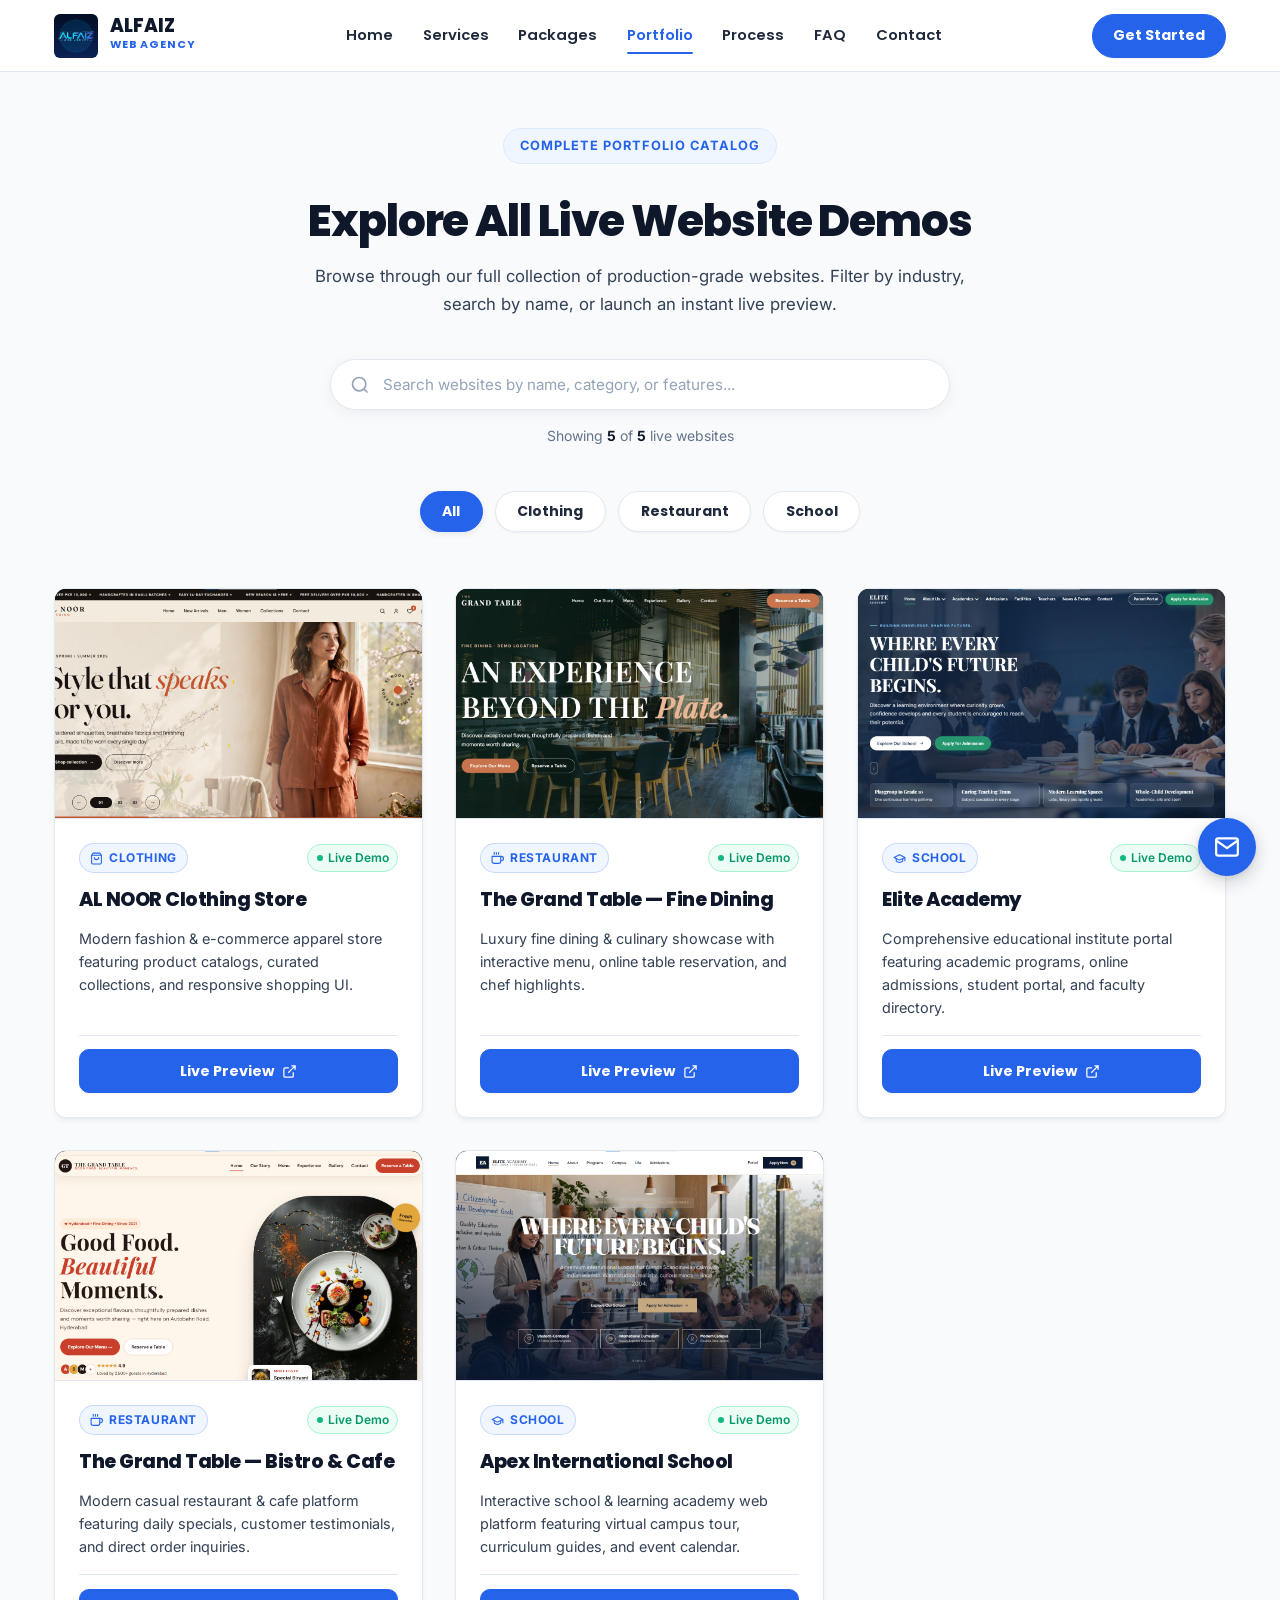
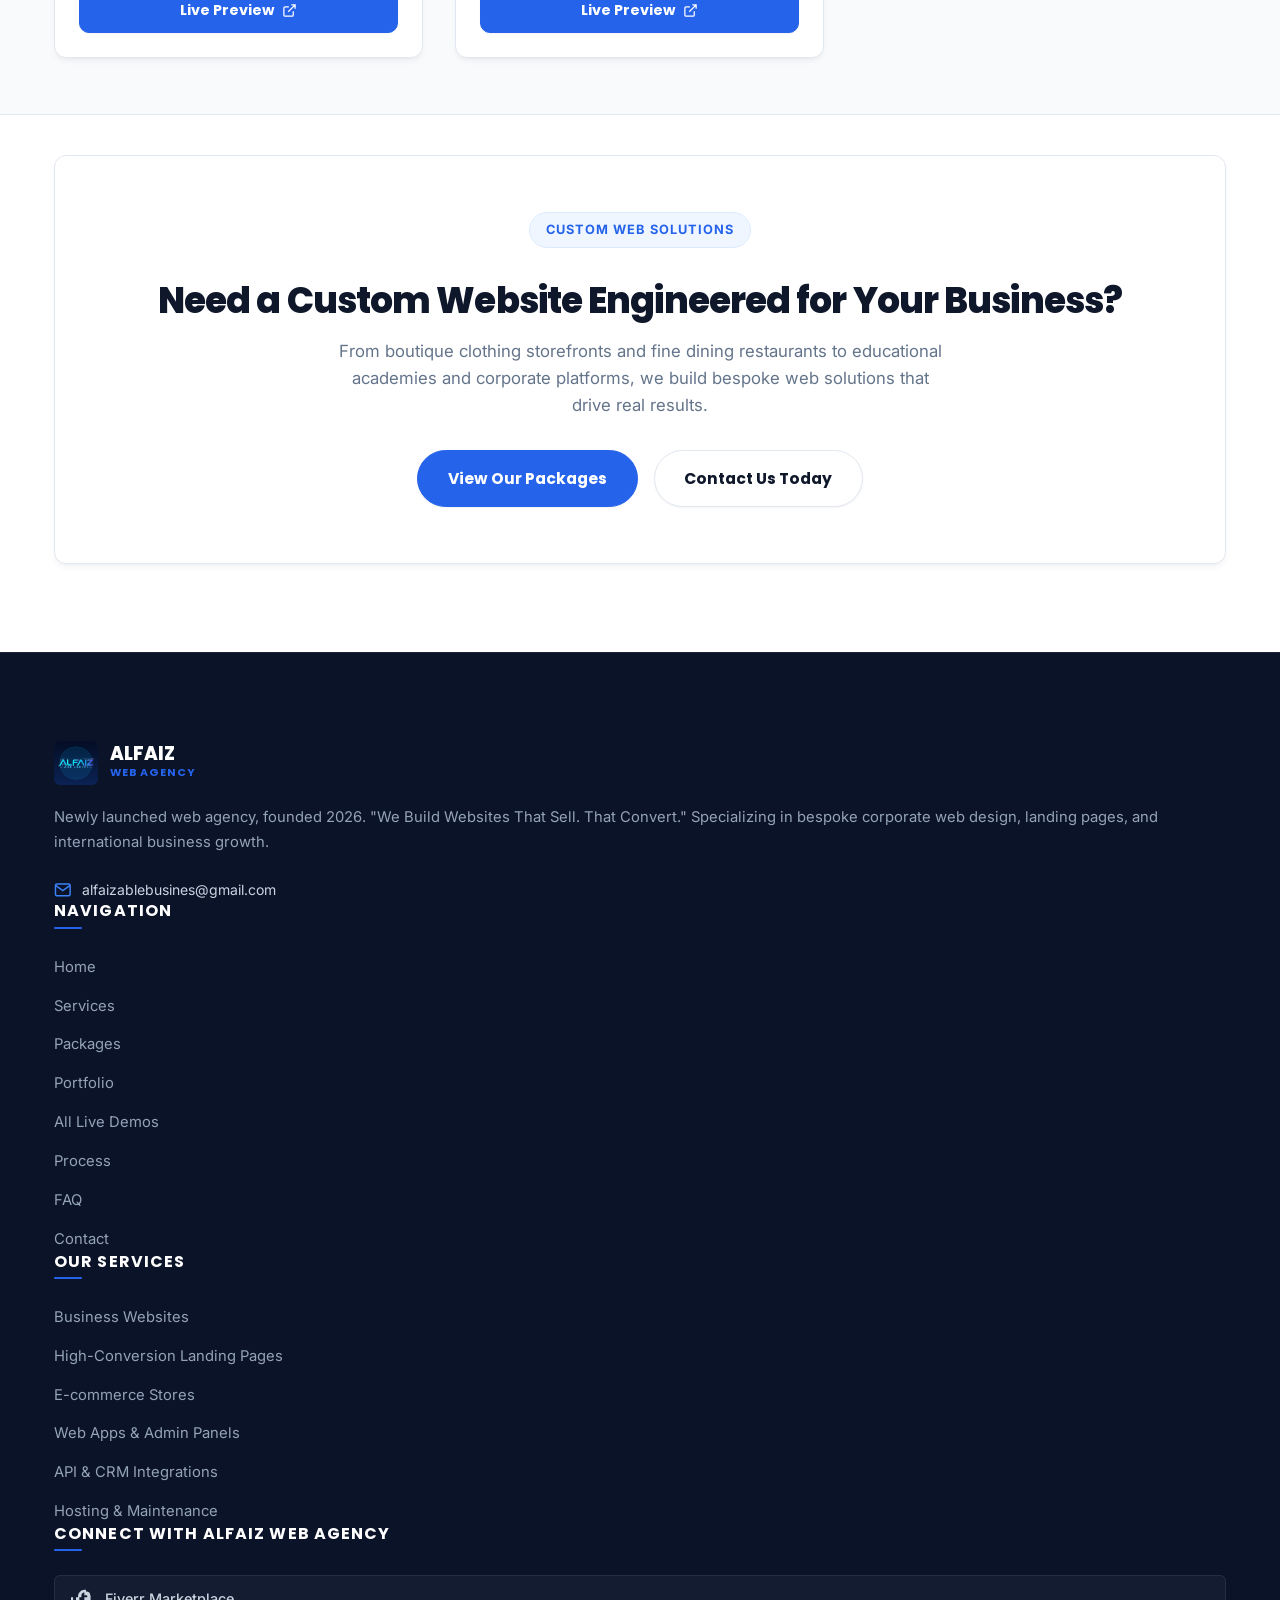
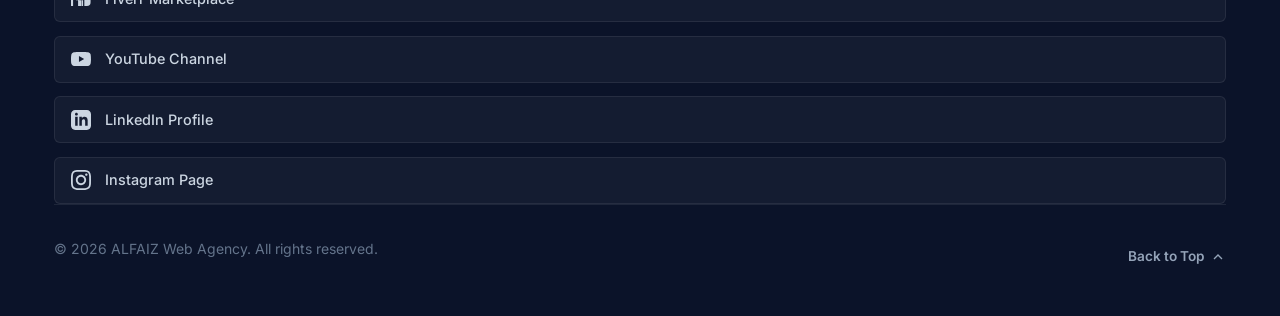
<file: demos.html>
<!DOCTYPE html>
<html lang="en">
    <head>
        <meta charset="UTF-8">
        <meta name="viewport" content="width=device-width, initial-scale=1.0">
        <!-- Primary SEO Meta Tags -->
        <title>All Live Website Demos | ALFAIZ Web Agency</title>
        <meta name="title" content="All Live Website Demos | ALFAIZ Web Agency">
        <meta name="description" content="Explore the complete collection of production-grade live website demos created by ALFAIZ Web Agency. High-converting restaurants, clothing stores, schools, and business websites.">
        <meta name="keywords" content="ALFAIZ Web Agency demos, live website demos, restaurant website demo, clothing website demo, school website demo, corporate web design agency, web agency portfolio">
        <meta name="author" content="ALFAIZ Web Agency">
        <meta name="robots" content="index, follow">
        <meta name="theme-color" content="#2563eb">

        <!-- Canonical URL -->
        <link rel="canonical" href="https://baitulhassanshaikh.github.io/alfaiz_web_agency/demos.html">

        <!-- Open Graph / Facebook -->
        <meta property="og:locale" content="en_US">
        <meta property="og:site_name" content="ALFAIZ Web Agency">
        <meta property="og:type" content="website">
        <meta property="og:url" content="https://baitulhassanshaikh.github.io/alfaiz_web_agency/demos.html">
        <meta property="og:title" content="All Live Website Demos | ALFAIZ Web Agency">
        <meta property="og:description" content="Browse and search all live demo websites built by ALFAIZ Web Agency. Explore restaurant, clothing, school, and corporate business web designs.">
        <meta property="og:image" content="https://baitulhassanshaikh.github.io/alfaiz_web_agency/assets/alfaiz-logo.png">
        <meta property="og:image:alt" content="ALFAIZ Web Agency Live Demos">

        <!-- Twitter Card -->
        <meta name="twitter:card" content="summary_large_image">
        <meta name="twitter:url" content="https://baitulhassanshaikh.github.io/alfaiz_web_agency/demos.html">
        <meta name="twitter:title" content="All Live Website Demos | ALFAIZ Web Agency">
        <meta name="twitter:description" content="Browse and search all live demo websites built by ALFAIZ Web Agency.">
        <meta name="twitter:image" content="https://baitulhassanshaikh.github.io/alfaiz_web_agency/assets/alfaiz-logo.png">

        <!-- Schema.org JSON-LD Structured Data for CollectionPage / ItemList -->
        <script type="application/ld+json">
        {
            "@context": "https://schema.org",
            "@type": "CollectionPage",
            "name": "ALFAIZ Web Agency - Live Website Portfolio & Demos",
            "url": "https://baitulhassanshaikh.github.io/alfaiz_web_agency/demos.html",
            "description": "Complete catalog of production-ready live website demos created by ALFAIZ Web Agency.",
            "publisher": {
                "@type": "Organization",
                "name": "ALFAIZ Web Agency",
                "logo": "https://baitulhassanshaikh.github.io/alfaiz_web_agency/assets/alfaiz-logo.png"
            }
        }
        </script>
        <!-- Favicon -->
        <link rel="icon" type="image/png" href="assets/favicon.png">
        <link rel="apple-touch-icon" href="assets/favicon.png">
        <!-- Google Fonts Preconnect & Stylesheets -->
        <link rel="preconnect" href="https://fonts.googleapis.com">
        <link rel="preconnect" href="https://fonts.gstatic.com" crossorigin>
        <link href="https://fonts.googleapis.com/css2?family=Inter:wght@400;500;600;700&family=Poppins:wght@600;700;800&display=swap" rel="stylesheet">
        <!-- Main Stylesheet -->
        <link rel="stylesheet" href="css/style.css">
    </head>
    <body class="page-archive">
        <!-- ========================================================================
       1. NAVBAR
       ======================================================================== -->
        <header class="navbar" id="navbar">
            <div class="container">
                <a href="index.html#hero" class="brand-logo" aria-label="ALFAIZ Web Agency Home">
                    <img
                        src="assets/alfaiz-logo.png"
                        alt="ALFAIZ Web Agency Logo"
                        width="44"
                        height="44"
                        loading="eager"
                    >
                    <div class="brand-text">
                        <span class="brand-name">ALFAIZ</span>
                        <span class="brand-tag">Web Agency</span>
                    </div>
                </a>
                <!-- Navigation Links -->
                <nav class="nav-menu" id="navMenu" aria-label="Main Navigation">
                    <a href="index.html#hero" class="nav-link">Home</a>
                    <a href="index.html#services" class="nav-link">Services</a>
                    <a href="index.html#packages" class="nav-link">Packages</a>
                    <a href="demos.html" class="nav-link active">Portfolio</a>
                    <a href="index.html#process" class="nav-link">Process</a>
                    <a href="index.html#faq" class="nav-link">FAQ</a>
                    <a href="index.html#contact" class="nav-link">Contact</a>
                    <a href="index.html#contact" class="btn btn-primary btn-sm mobile-nav-cta">Get Started</a>
                </nav>
                <!-- Desktop Action CTA & Mobile Hamburger -->
                <div class="nav-actions">
                    <a href="index.html#contact" class="btn btn-primary btn-sm">Get Started</a>
                    <button
                        class="hamburger"
                        id="hamburger"
                        aria-label="Toggle navigation menu"
                        aria-expanded="false"
                        aria-controls="navMenu"
                    >
                        <span></span>
                        <span></span>
                        <span></span>
                    </button>
                </div>
            </div>
        </header>

        <main>
            <!-- ======================================================================
         2. ARCHIVE HERO & SEARCH SECTION
         ====================================================================== -->
            <section class="section archive-hero" id="archiveHero">
                <div class="container">
                    <div class="archive-header reveal reveal-up">
                        <span class="section-tag">Complete Portfolio Catalog</span>
                        <h1 class="archive-title">Explore All Live Website Demos</h1>
                        <p class="archive-subtitle">
                            Browse through our full collection of production-grade websites. Filter by industry, search by name, or launch an instant live preview.
                        </p>
                    </div>

                    <!-- Search Input Box -->
                    <div class="demo-search-container reveal reveal-up">
                        <div class="demo-search-box">
                            <svg class="demo-search-icon" viewBox="0 0 24 24" fill="none" stroke="currentColor" stroke-width="2" aria-hidden="true">
                                <circle cx="11" cy="11" r="8"></circle>
                                <line x1="21" y1="21" x2="16.65" y2="16.65"></line>
                            </svg>
                            <input
                                type="search"
                                id="demoSearchInput"
                                class="demo-search-input"
                                placeholder="Search websites by name, category, or features..."
                                aria-label="Search demo websites by name or category"
                                autocomplete="off"
                            >
                            <button
                                type="button"
                                id="demoSearchClear"
                                class="demo-search-clear"
                                aria-label="Clear search query"
                                style="display: none;"
                            >
                                <svg viewBox="0 0 24 24" fill="none" stroke="currentColor" stroke-width="2">
                                    <line x1="18" y1="6" x2="6" y2="18"></line>
                                    <line x1="6" y1="6" x2="18" y2="18"></line>
                                </svg>
                            </button>
                        </div>
                        <div class="demo-search-status" id="demoSearchStatus" aria-live="polite">
                            Showing <strong id="demoVisibleCount">5</strong> of <strong id="demoTotalCount">5</strong> live websites
                        </div>
                    </div>

                    <!-- Dynamic Category Filter Bar (Populated automatically by js/demos.js) -->
                    <div class="portfolio-filter-bar reveal reveal-up" id="portfolioFilterBar" role="tablist" aria-label="Filter demos by category">
                        <!-- Populated dynamically by js/demos.js -->
                    </div>

                    <!-- Dynamic Portfolio Demo Grid (Populated automatically by js/demos.js) -->
                    <div class="portfolio-grid" id="portfolioGrid" aria-live="polite">
                        <!-- Populated dynamically by js/demos.js -->
                    </div>
                </div>
            </section>

            <!-- ======================================================================
         3. BOTTOM CALL TO ACTION
         ====================================================================== -->
            <section class="section archive-cta-section">
                <div class="container">
                    <div class="archive-cta-card reveal reveal-up">
                        <span class="section-tag">Custom Web Solutions</span>
                        <h2 class="archive-cta-title">Need a Custom Website Engineered for Your Business?</h2>
                        <p class="archive-cta-desc">
                            From boutique clothing storefronts and fine dining restaurants to educational academies and corporate platforms, we build bespoke web solutions that drive real results.
                        </p>
                        <div class="archive-cta-buttons">
                            <a href="index.html#packages" class="btn btn-primary btn-lg">View Our Packages</a>
                            <a href="index.html#contact" class="btn btn-outline btn-lg">Contact Us Today</a>
                        </div>
                    </div>
                </div>
            </section>
        </main>

        <!-- ========================================================================
       4. FOOTER
       ======================================================================== -->
        <footer class="footer" id="footer">
            <div class="container">
                <div class="footer-grid">
                    <!-- Brand Info -->
                    <div class="footer-brand">
                        <a href="index.html#hero" class="brand-logo" aria-label="ALFAIZ Web Agency Home">
                            <img
                                src="assets/alfaiz-logo.png"
                                alt="ALFAIZ Web Agency Logo"
                                width="40"
                                height="40"
                                loading="lazy"
                            >
                            <div class="brand-text">
                                <span class="brand-name">ALFAIZ</span>
                                <span class="brand-tag">Web Agency</span>
                            </div>
                        </a>
                        <p>
                            Newly launched web agency, founded 2026. "We Build Websites That Sell. That Convert." Specializing in bespoke corporate web design, landing pages, and international business growth.
                        </p>
                        <div class="footer-contact-items">
                            <a href="mailto:alfaizablebusines@gmail.com" class="footer-contact-link">
                                <svg
                                    viewBox="0 0 24 24"
                                    fill="none"
                                    stroke="currentColor"
                                    stroke-width="2"
                                >
                                    <path d="M4 4h16c1.1 0 2 .9 2 2v12c0 1.1-.9 2-2 2H4c-1.1 0-2-.9-2-2V6c0-1.1.9-2 2-2z"/>
                                    <polyline points="22,6 12,13 2,6"/>
                                </svg>
                                <span>alfaizablebusines@gmail.com</span>
                            </a>
                        </div>
                    </div>
                    <!-- Quick Links -->
                    <div>
                        <h4 class="footer-title">Navigation</h4>
                        <ul class="footer-links">
                            <li>
                                <a href="index.html#hero" class="footer-link">Home</a>
                            </li>
                            <li>
                                <a href="index.html#services" class="footer-link">Services</a>
                            </li>
                            <li>
                                <a href="index.html#packages" class="footer-link">Packages</a>
                            </li>
                            <li>
                                <a href="index.html#portfolio" class="footer-link">Portfolio</a>
                            </li>
                            <li>
                                <a href="demos.html" class="footer-link">All Live Demos</a>
                            </li>
                            <li>
                                <a href="index.html#process" class="footer-link">Process</a>
                            </li>
                            <li>
                                <a href="index.html#faq" class="footer-link">FAQ</a>
                            </li>
                            <li>
                                <a href="index.html#contact" class="footer-link">Contact</a>
                            </li>
                        </ul>
                    </div>
                    <!-- Services List -->
                    <div>
                        <h4 class="footer-title">Our Services</h4>
                        <ul class="footer-links">
                            <li>
                                <a href="index.html#services" class="footer-link">Business Websites</a>
                            </li>
                            <li>
                                <a href="index.html#services" class="footer-link">High-Conversion Landing Pages</a>
                            </li>
                            <li>
                                <a href="index.html#services" class="footer-link">E-commerce Stores</a>
                            </li>
                            <li>
                                <a href="index.html#services" class="footer-link">Web Apps & Admin Panels</a>
                            </li>
                            <li>
                                <a href="index.html#services" class="footer-link">API & CRM Integrations</a>
                            </li>
                            <li>
                                <a href="index.html#services" class="footer-link">Hosting & Maintenance</a>
                            </li>
                        </ul>
                    </div>
                    <!-- Social Channels -->
                    <div>
                        <h4 class="footer-title">CONNECT WITH ALFAIZ WEB AGENCY</h4>
                        <div class="footer-social-list">
                            <!-- Fiverr Link -->
                            <a
                                href="https://www.fiverr.com/s/kX8pyQg"
                                target="_blank"
                                rel="noopener noreferrer"
                                class="social-connect-btn fiverr"
                                aria-label="ALFAIZ Web Agency on Fiverr"
                            >
                                <svg viewBox="0 0 24 24" fill="currentColor">
                                    <path d="M23 7.5a4.5 4.5 0 00-4.5-4.5H16v4.5h2.5a1 1 0 011 1V10h-3.5v3.5H16v7H12.5v-7H10V10h2.5V8.5a4.5 4.5 0 014.5-4.5H18V1h-2a7.5 7.5 0 00-7.5 7.5V10H6v3.5h2.5v7H12v-7h2.5v7H19a4.5 4.5 0 004.5-4.5V7.5zM2.5 10H0v10.5h2.5V10z"/>
                                </svg>
                                <span>Fiverr Marketplace</span>
                            </a>
                            <!-- YouTube Link -->
                            <a
                                href="https://www.youtube.com/@alfaizwebagency"
                                target="_blank"
                                rel="noopener noreferrer"
                                class="social-connect-btn youtube"
                                aria-label="ALFAIZ Web Agency on YouTube"
                            >
                                <svg viewBox="0 0 24 24" fill="currentColor">
                                    <path d="M23.498 6.186a3.016 3.016 0 00-2.122-2.136C19.505 3.545 12 3.545 12 3.545s-7.505 0-9.377.505A3.017 3.017 0 00.502 6.186C0 8.07 0 12 0 12s0 3.93.502 5.814a3.016 3.016 0 002.122 2.136c1.871.505 9.376.505 9.376.505s7.505 0 9.377-.505a3.015 3.015 0 002.122-2.136C24 15.93 24 12 24 12s0-3.93-.502-5.814zM9.545 15.568V8.432L15.818 12l-6.273 3.568z"/>
                                </svg>
                                <span>YouTube Channel</span>
                            </a>
                            <!-- LinkedIn Link -->
                            <a
                                href="https://www.linkedin.com/in/alfaiz-web-aggency-9a6088423/"
                                target="_blank"
                                rel="noopener noreferrer"
                                class="social-connect-btn linkedin"
                                aria-label="ALFAIZ Web Agency on LinkedIn"
                            >
                                <svg viewBox="0 0 24 24" fill="currentColor">
                                    <path d="M19 0h-14c-2.761 0-5 2.239-5 5v14c0 2.761 2.239 5 5 5h14c2.762 0 5-2.239 5-5v-14c0-2.761-2.238-5-5-5zm-11 19h-3v-11h3v11zm-1.5-12.268c-.966 0-1.75-.79-1.75-1.764s.784-1.764 1.75-1.764 1.75.79 1.75 1.764-.783 1.764-1.75 1.764zm13.5 12.268h-3v-5.604c0-3.368-4-3.113-4 0v5.604h-3v-11h3v1.765c1.396-2.586 7-2.777 7 2.476v6.759z"/>
                                </svg>
                                <span>LinkedIn Profile</span>
                            </a>
                            <!-- Instagram Link -->
                            <a
                                href="https://www.instagram.com/alfaizweb"
                                target="_blank"
                                rel="noopener noreferrer"
                                class="social-connect-btn instagram"
                                aria-label="ALFAIZ Web Agency on Instagram"
                            >
                                <svg viewBox="0 0 24 24" fill="currentColor">
                                    <path d="M12 2.163c3.204 0 3.584.012 4.85.07 3.252.148 4.771 1.691 4.919 4.919.058 1.265.069 1.645.069 4.849 0 3.205-.012 3.584-.069 4.849-.149 3.225-1.664 4.771-4.919 4.919-1.266.058-1.644.07-4.85.07-3.204 0-3.584-.012-4.849-.07-3.26-.149-4.771-1.699-4.919-4.92-.058-1.265-.07-1.644-.07-4.849 0-3.204.013-3.583.07-4.849.149-3.227 1.664-4.771 4.919-4.919 1.266-.057 1.645-.069 4.849-.069zm0-2.163c-3.259 0-3.667.014-4.947.072-4.358.2-6.78 2.618-6.98 6.98-.059 1.281-.073 1.689-.073 4.948 0 3.259.014 3.668.072 4.948.2 4.358 2.618 6.78 6.98 6.98 1.281.058 1.689.072 4.948.072 3.259 0 3.668-.014 4.948-.072 4.354-.2 6.782-2.618 6.979-6.98.059-1.28.073-1.689.073-4.948 0-3.259-.014-3.667-.072-4.947-.196-4.354-2.617-6.78-6.979-6.98-1.281-.059-1.69-.073-4.949-.073zm0 5.838c-3.403 0-6.162 2.759-6.162 6.162s2.759 6.163 6.162 6.163 6.162-2.759 6.162-6.163c0-3.403-2.759-6.162-6.162-6.162zm0 10.162c-2.209 0-4-1.79-4-4 0-2.209 1.791-4 4-4s4 1.791 4 4c0 2.21-1.791 4-4 4zm6.406-11.845c-.796 0-1.441.645-1.441 1.44s.645 1.44 1.441 1.44c.795 0 1.439-.645 1.439-1.44s-.644-1.44-1.439-1.44z"/>
                                </svg>
                                <span>Instagram Page</span>
                            </a>
                        </div>
                    </div>
                </div>
                <!-- Copyright Bottom Bar -->
                <div class="footer-bottom">
                    <p>&copy; 2026 ALFAIZ Web Agency. All rights reserved.</p>
                    <a href="demos.html#archiveHero" class="back-to-top" aria-label="Back to top of page">
                        <span>Back to Top</span>
                        <svg
                            viewBox="0 0 24 24"
                            fill="none"
                            stroke="currentColor"
                            stroke-width="2"
                        >
                            <polyline points="18 15 12 9 6 15"/>
                        </svg>
                    </a>
                </div>
            </div>
        </footer>

        <!-- ========================================================================
       Floating Email Button
       ======================================================================== -->
        <aside class="floating-email-wrapper" aria-label="Quick Email Contact">
            <a href="mailto:alfaizablebusines@gmail.com?subject=New%20Project%20Inquiry" class="floating-email-btn" aria-label="Email ALFAIZ Web Agency">
                <span class="floating-email-tooltip" role="tooltip">Email Us</span>
                <svg
                    viewBox="0 0 24 24"
                    fill="none"
                    stroke="currentColor"
                    stroke-width="2"
                    stroke-linecap="round"
                    stroke-linejoin="round"
                    aria-hidden="true"
                >
                    <path d="M4 4h16c1.1 0 2 .9 2 2v12c0 1.1-.9 2-2 2H4c-1.1 0-2-.9-2-2V6c0-1.1.9-2 2-2z"/>
                    <polyline points="22,6 12,13 2,6"/>
                </svg>
            </a>
        </aside>

        <!-- Portfolio Demos Management Script (Central Dynamic System) -->
        <script src="js/demos.js"></script>
        <!-- Main JavaScript File -->
        <script src="js/main.js"></script>
    </body>
</html>
</file>
<file: css/style.css>
/* ==========================================================================
   ALFAIZ Web Agency - Production Stylesheet (Revised)
   Author: ALFAIZ Web Agency
   Version: 2.0.0 (Refined Corporate Design)
   Palette: Soft Blue Primary, Dark Navy Headings/Footer, White/Cyan Accents
   Fonts: Poppins (Headings), Inter (Body)
   ========================================================================== */

/* --------------------------------------------------------------------------
   1. Design Tokens & CSS Variables
   [REVISION]: Consistent 16px card radius, increased section spacing,
   single clear primary accent color, and soft modern shadows.
   -------------------------------------------------------------------------- */
:root {
  /* Solid Trustworthy Royal Blue Primary */
  --color-primary: #2563eb;
  --color-primary-hover: #1d4ed8;
  --color-primary-light: #3b82f6;
  --color-primary-subtle: #eff6ff;
  --color-primary-soft: #dbeafe;

  /* Deep Navy for Headings, Header & Footer */
  --color-navy-950: #0b1329;
  --color-navy-900: #0f172a;
  --color-navy-800: #1e293b;
  --color-navy-700: #334155;

  /* Accent Tints (Corporate Sky & Subtles) */
  --color-accent-cyan: #0284c7;
  --color-accent-cyan-light: #f0f9ff;

  /* Neutral Backgrounds & Text */
  --color-bg-body: #ffffff;
  --color-bg-alt: #f8fafc;
  --color-bg-card: #ffffff;
  --color-text-main: #334155;
  --color-text-muted: #64748b;
  --color-text-light: #94a3b8;
  --color-white: #ffffff;
  --color-border-light: #e2e8f0;
  --color-border-hover: #cbd5e1;

  /* Status Colors */
  --color-success: #10b981;
  --color-success-bg: #ecfdf5;
  --color-error: #ef4444;
  --color-error-bg: #fef2f2;

  /* Typography */
  --font-heading: 'Poppins', -apple-system, BlinkMacSystemFont, 'Segoe UI', Roboto, sans-serif;
  --font-body: 'Inter', -apple-system, BlinkMacSystemFont, 'Segoe UI', Roboto, sans-serif;

  /* Subtle, realistic soft shadows */
  --shadow-xs: 0 1px 2px 0 rgba(0, 0, 0, 0.05);
  --shadow-sm: 0 1px 3px 0 rgba(0, 0, 0, 0.05);
  --shadow-md: 0 4px 6px -1px rgba(0, 0, 0, 0.05), 0 2px 4px -2px rgba(0, 0, 0, 0.05);
  --shadow-lg: 0 10px 15px -3px rgba(0, 0, 0, 0.05), 0 4px 6px -2px rgba(0, 0, 0, 0.03);
  --shadow-card: 0 4px 6px -1px rgba(0, 0, 0, 0.05), 0 2px 4px -2px rgba(0, 0, 0, 0.05);
  --shadow-card-hover: 0 10px 15px -3px rgba(0, 0, 0, 0.06), 0 4px 6px -2px rgba(0, 0, 0, 0.03);

  /* Rounded corners (12px) */
  --radius-card: 12px;
  --radius-sm: 6px;
  --radius-md: 10px;
  --radius-full: 9999px;

  /* Transitions */
  --transition-fast: 0.18s ease;
  --transition-normal: 0.28s ease;
  --transition-slow: 0.45s cubic-bezier(0.16, 1, 0.3, 1);

  /* [REVISION]: Increased spacing between sections */
  --container-max: 1220px;
  --section-padding: 7rem 1.5rem;
  --header-height: 72px;
  --header-height-compact: 62px;
}

/* --------------------------------------------------------------------------
   2. Modern Reset & Base Typography
   -------------------------------------------------------------------------- */
*,
*::before,
*::after {
  box-sizing: border-box;
  margin: 0;
  padding: 0;
}

html {
  scroll-behavior: smooth;
  font-size: 16px;
  -webkit-text-size-adjust: 100%;
  overflow-x: hidden;
  width: 100%;
  max-width: 100%;
}

body {
  font-family: var(--font-body);
  color: var(--color-text-main);
  background-color: var(--color-bg-body);
  line-height: 1.68;
  overflow-x: hidden;
  width: 100%;
  max-width: 100%;
  position: relative;
  -webkit-font-smoothing: antialiased;
  -moz-osx-font-smoothing: grayscale;
}

/* [REVISION]: Bolder headings with tighter letter spacing */
h1, h2, h3, h4, h5, h6 {
  font-family: var(--font-heading);
  color: var(--color-navy-900);
  line-height: 1.2;
  font-weight: 800;
  letter-spacing: -0.025em;
}

p {
  margin-bottom: 1rem;
}

p:last-child {
  margin-bottom: 0;
}

a {
  color: var(--color-primary);
  text-decoration: none;
  transition: color var(--transition-fast);
}

a:hover {
  color: var(--color-primary-hover);
}

img, svg {
  display: block;
  max-width: 100%;
  height: auto;
}

button, input, select, textarea {
  font-family: inherit;
  font-size: inherit;
  color: inherit;
  border: none;
  background: none;
}

button {
  cursor: pointer;
}

ul, ol {
  list-style: none;
}

:focus-visible {
  outline: 2px solid var(--color-primary);
  outline-offset: 3px;
}

.container {
  width: 100%;
  max-width: var(--container-max);
  margin-left: auto;
  margin-right: auto;
  padding-left: clamp(1rem, 3.5vw, 1.5rem);
  padding-right: clamp(1rem, 3.5vw, 1.5rem);
  box-sizing: border-box;
}

.section {
  padding: var(--section-padding);
  position: relative;
}

.section-alt {
  background-color: var(--color-bg-alt);
}

.section-header {
  text-align: center;
  max-width: 720px;
  margin: 0 auto 4rem auto;
}

.section-tag {
  display: inline-flex;
  align-items: center;
  gap: 0.5rem;
  padding: 0.4rem 1rem;
  background-color: var(--color-primary-subtle);
  color: var(--color-primary);
  border: 1px solid var(--color-primary-soft);
  border-radius: var(--radius-full);
  font-size: 0.8rem;
  font-weight: 700;
  text-transform: uppercase;
  letter-spacing: 0.08em;
  margin-bottom: 1.15rem;
}

.section-title {
  font-size: clamp(2rem, 3.8vw, 2.85rem);
  color: var(--color-navy-900);
  margin-bottom: 1.1rem;
  font-weight: 800;
}

.section-subtitle {
  font-size: 1.125rem;
  color: var(--color-text-muted);
  line-height: 1.65;
}

/* --------------------------------------------------------------------------
   3. Buttons & Interactive Controls
   [REVISION]: Single primary brand accent blue button; no WhatsApp buttons
   -------------------------------------------------------------------------- */
.btn {
  display: inline-flex;
  min-height: 44px;
  align-items: center;
  justify-content: center;
  gap: 0.6rem;
  padding: 0.9rem 1.85rem;
  font-family: var(--font-heading);
  font-weight: 700;
  font-size: 0.975rem;
  border-radius: var(--radius-full);
  transition: all var(--transition-normal);
  text-align: center;
  white-space: nowrap;
  box-shadow: var(--shadow-xs);
  position: relative;
  overflow: hidden;
}

.btn svg {
  width: 1.15rem;
  height: 1.15rem;
  transition: transform var(--transition-fast);
}

.btn:hover svg {
  transform: translateX(3px);
}

.btn-primary {
  background: var(--color-primary);
  color: var(--color-white);
  border: 1px solid var(--color-primary);
  box-shadow: 0 1px 2px 0 rgba(0, 0, 0, 0.05);
}

.btn-primary:hover {
  background: var(--color-primary-hover);
  border-color: var(--color-primary-hover);
  color: var(--color-white);
  transform: translateY(-2px);
  box-shadow: 0 4px 6px -1px rgba(0, 0, 0, 0.05);
}

.btn-outline {
  background: var(--color-white);
  color: var(--color-navy-900);
  border: 1px solid var(--color-border-light);
  box-shadow: 0 1px 2px 0 rgba(0, 0, 0, 0.05);
}

.btn-outline:hover {
  border-color: var(--color-border-hover);
  background: var(--color-bg-alt);
  color: var(--color-navy-900);
  transform: translateY(-2px);
  box-shadow: 0 4px 6px -1px rgba(0, 0, 0, 0.05);
}

.btn-sm {
  min-height: 44px;
  padding: 0.55rem 1.25rem;
  font-size: 0.875rem;
}

.btn-block {
  width: 100%;
}

/* --------------------------------------------------------------------------
   4. Navbar
   -------------------------------------------------------------------------- */
.navbar {
  position: fixed;
  top: 0;
  left: 0;
  width: 100%;
  height: var(--header-height);
  background: var(--color-white);
  border-bottom: 1px solid var(--color-border-light);
  z-index: 1000;
  transition: height var(--transition-normal), box-shadow var(--transition-normal);
}

.navbar.scrolled {
  height: var(--header-height-compact);
  background: var(--color-white);
  box-shadow: var(--shadow-sm);
  border-bottom-color: var(--color-border-light);
}

.navbar .container {
  height: 100%;
  display: flex;
  align-items: center;
  justify-content: space-between;
}

.brand-logo {
  display: flex;
  align-items: center;
  gap: 0.75rem;
  text-decoration: none;
  font-family: var(--font-heading);
  font-weight: 800;
  font-size: 1.25rem;
  color: var(--color-navy-900);
}

.brand-logo img {
  height: 44px;
  width: auto;
  border-radius: var(--radius-sm);
  transition: transform var(--transition-normal);
  object-fit: contain;
}

.navbar.scrolled .brand-logo img {
  height: 38px;
}

.brand-logo:hover img {
  transform: scale(1.04);
}

.brand-text {
  display: flex;
  flex-direction: column;
}

.brand-name {
  font-size: 1.15rem;
  font-weight: 800;
  color: var(--color-navy-900);
  line-height: 1.1;
}

.brand-tag {
  font-size: 0.68rem;
  color: var(--color-primary);
  font-weight: 700;
  letter-spacing: 0.08em;
  text-transform: uppercase;
}

.nav-menu {
  display: flex;
  align-items: center;
  gap: 1.85rem;
}

.nav-menu .mobile-nav-cta {
  display: none;
}

.nav-link {
  font-family: var(--font-heading);
  font-size: 0.925rem;
  font-weight: 600;
  color: var(--color-navy-800);
  padding: 0.4rem 0;
  position: relative;
  transition: color var(--transition-fast);
}

.nav-link::after {
  content: '';
  position: absolute;
  bottom: 0;
  left: 0;
  width: 0;
  height: 2px;
  background-color: var(--color-primary);
  border-radius: var(--radius-full);
  transition: width var(--transition-normal);
}

.nav-link:hover,
.nav-link.active {
  color: var(--color-primary);
}

.nav-link:hover::after,
.nav-link.active::after {
  width: 100%;
}

.nav-actions {
  display: flex;
  align-items: center;
  gap: 1rem;
}

.hamburger {
  display: none;
  width: 44px;
  height: 44px;
  min-width: 44px;
  min-height: 44px;
  background: var(--color-primary-subtle);
  border: 1px solid var(--color-primary-soft);
  border-radius: var(--radius-sm);
  align-items: center;
  justify-content: center;
  flex-direction: column;
  gap: 5px;
  cursor: pointer;
  z-index: 1100;
}

.hamburger span {
  display: block;
  width: 20px;
  height: 2px;
  background-color: var(--color-navy-900);
  border-radius: 2px;
  transition: transform var(--transition-normal), opacity var(--transition-normal);
}

.hamburger.is-active span:nth-child(1) {
  transform: translateY(7px) rotate(45deg);
}

.hamburger.is-active span:nth-child(2) {
  opacity: 0;
}

.hamburger.is-active span:nth-child(3) {
  transform: translateY(-7px) rotate(-45deg);
}

/* --------------------------------------------------------------------------
   5. Welcome / Hero Section
   Clean, modern, human-crafted corporate welcome section with zero AI/neon effects.
   Two-column desktop layout (stacked neatly on mobile).
   Subtle gradient from #FFFFFF to #F8FAFC.
   -------------------------------------------------------------------------- */
.hero {
  padding-top: calc(var(--header-height) + 2.5rem);
  padding-bottom: clamp(64px, 8vh, 88px);
  background: linear-gradient(180deg, #ffffff 0%, #f8fafc 100%);
  border-bottom: 1px solid var(--color-border-light);
  position: relative;
  overflow: hidden;
  box-sizing: border-box;
}

.hero .container {
  display: grid;
  grid-template-columns: 1.05fr 0.95fr;
  align-items: center;
  gap: clamp(2rem, 4vw, 3.5rem);
  position: relative;
  z-index: 2;
}

/* Left Column: Content */
.hero-content {
  max-width: 590px;
}

/* Small uppercase badge: Royal Blue #2563EB on soft blue #EFF6FF */
.hero-badge {
  display: inline-flex;
  align-items: center;
  gap: 0.5rem;
  padding: 0.38rem 0.95rem;
  background-color: #eff6ff;
  border: 1px solid #dbeafe;
  border-radius: var(--radius-full);
  font-family: var(--font-heading);
  font-size: 0.78rem;
  font-weight: 700;
  text-transform: uppercase;
  letter-spacing: 0.06em;
  color: #2563eb;
  margin-bottom: 1.25rem;
}

.hero-badge .badge-dot {
  width: 7px;
  height: 7px;
  border-radius: 50%;
  background-color: #2563eb;
  display: inline-block;
}

/* Main Headline (h1 in Deep Navy #0F172A, bold, clean sans-serif) */
.hero-title {
  font-family: var(--font-heading);
  font-size: clamp(2.35rem, 4.1vw, 3.4rem);
  color: #0f172a;
  line-height: 1.18;
  margin-bottom: 1.15rem;
  font-weight: 800;
  letter-spacing: -0.028em;
}

/* Subheadline (p in Slate #475569) */
.hero-subheadline {
  font-size: clamp(1.05rem, 1.35vw, 1.15rem);
  color: #475569;
  line-height: 1.65;
  margin-bottom: 2rem;
  max-width: 540px;
}

/* Action Buttons (Side-by-side, 8px border-radius) */
.hero-actions {
  display: flex;
  align-items: center;
  gap: 1rem;
  flex-wrap: wrap;
  margin-bottom: 2.25rem;
}

.hero-btn-primary {
  display: inline-flex;
  align-items: center;
  justify-content: center;
  gap: 0.6rem;
  background-color: #2563eb;
  color: #ffffff;
  padding: 0.85rem 1.85rem;
  font-family: var(--font-heading);
  font-weight: 700;
  font-size: 0.975rem;
  border-radius: 8px;
  border: 1px solid #2563eb;
  box-shadow: 0 1px 2px 0 rgba(0, 0, 0, 0.05);
  transition: all var(--transition-fast);
  text-decoration: none;
}

.hero-btn-primary:hover {
  background-color: #1d4ed8;
  border-color: #1d4ed8;
  color: #ffffff;
  transform: translateY(-2px);
  box-shadow: 0 4px 12px rgba(37, 99, 235, 0.2);
}

.hero-btn-primary .btn-arrow {
  width: 17px;
  height: 17px;
  stroke: currentColor;
  transition: transform var(--transition-fast);
}

.hero-btn-primary:hover .btn-arrow {
  transform: translateX(3px);
}

.hero-btn-secondary {
  display: inline-flex;
  align-items: center;
  justify-content: center;
  background-color: #ffffff;
  color: #0f172a;
  padding: 0.85rem 1.85rem;
  font-family: var(--font-heading);
  font-weight: 700;
  font-size: 0.975rem;
  border-radius: 8px;
  border: 1px solid #cbd5e1;
  box-shadow: 0 1px 2px 0 rgba(0, 0, 0, 0.05);
  transition: all var(--transition-fast);
  text-decoration: none;
}

.hero-btn-secondary:hover {
  background-color: #f8fafc;
  border-color: #94a3b8;
  color: #0f172a;
  transform: translateY(-2px);
  box-shadow: 0 4px 6px -1px rgba(0, 0, 0, 0.05);
}

/* Trust Strip below buttons (100% Custom Code • Fast Delivery • SEO & Mobile Ready) */
.hero-trust-strip {
  display: flex;
  align-items: center;
  gap: 0.85rem;
  flex-wrap: wrap;
  padding-top: 1.25rem;
  border-top: 1px solid #e2e8f0;
}

.trust-item {
  display: inline-flex;
  align-items: center;
  gap: 0.45rem;
  font-size: 0.875rem;
  font-weight: 600;
  color: #64748b;
}

.trust-icon {
  width: 16px;
  height: 16px;
  color: #2563eb;
  flex-shrink: 0;
}

.trust-divider {
  color: #cbd5e1;
  font-size: 0.95rem;
}

/* Right Column: Visual Showcase Card */
.hero-showcase {
  position: relative;
  width: 100%;
  max-width: 530px;
  margin: 0 auto;
}

.browser-card {
  background: #ffffff;
  border: 1px solid #e2e8f0;
  border-radius: 12px;
  box-shadow: 0 10px 25px rgba(0, 0, 0, 0.06);
  overflow: hidden;
  display: flex;
  flex-direction: column;
  transition: transform var(--transition-normal), box-shadow var(--transition-normal);
}

.browser-card:hover {
  transform: translateY(-3px);
  box-shadow: 0 14px 30px rgba(0, 0, 0, 0.08);
}

/* Browser Header Chrome */
.browser-header {
  display: flex;
  align-items: center;
  justify-content: space-between;
  padding: 0.85rem 1.15rem;
  background-color: #f8fafc;
  border-bottom: 1px solid #e2e8f0;
  gap: 0.75rem;
}

.browser-window-dots {
  display: flex;
  align-items: center;
  gap: 6px;
}

.b-dot {
  width: 10px;
  height: 10px;
  border-radius: 50%;
  display: inline-block;
}

.b-dot-red { background-color: #ef4444; }
.b-dot-yellow { background-color: #f59e0b; }
.b-dot-green { background-color: #10b981; }

.browser-search-bar {
  flex: 1;
  max-width: 280px;
  display: flex;
  align-items: center;
  gap: 6px;
  background: #ffffff;
  border: 1px solid #e2e8f0;
  border-radius: 6px;
  padding: 0.3rem 0.75rem;
}

.b-lock-icon {
  width: 12px;
  height: 12px;
  color: #10b981;
  flex-shrink: 0;
}

.b-url {
  font-family: 'Consolas', 'Courier New', monospace;
  font-size: 0.75rem;
  color: #64748b;
  overflow: hidden;
  text-overflow: ellipsis;
  white-space: nowrap;
}

.browser-badge {
  display: inline-flex;
  align-items: center;
  gap: 5px;
  font-size: 0.72rem;
  font-weight: 700;
  color: #0f172a;
  background: #ffffff;
  border: 1px solid #e2e8f0;
  padding: 0.2rem 0.55rem;
  border-radius: 9999px;
}

.b-status-dot {
  width: 6px;
  height: 6px;
  border-radius: 50%;
  background-color: #10b981;
}

/* Browser Content: Interactive Metrics & UI Preview */
.browser-content {
  padding: 1.5rem;
  display: flex;
  flex-direction: column;
  gap: 1.25rem;
}

/* Project Top Bar */
.showcase-topbar {
  display: flex;
  align-items: center;
  justify-content: space-between;
  gap: 1rem;
}

.showcase-meta {
  display: flex;
  flex-direction: column;
}

.showcase-category {
  font-size: 0.72rem;
  font-weight: 700;
  text-transform: uppercase;
  letter-spacing: 0.07em;
  color: #2563eb;
  margin-bottom: 0.2rem;
}

.showcase-project-name {
  font-family: var(--font-heading);
  font-size: 1.05rem;
  font-weight: 800;
  color: #0f172a;
  line-height: 1.25;
  margin: 0;
}

.showcase-status-badge {
  display: inline-flex;
  align-items: center;
  gap: 6px;
  font-size: 0.72rem;
  font-weight: 700;
  color: #047857;
  background: #ecfdf5;
  border: 1px solid #a7f3d0;
  padding: 0.25rem 0.65rem;
  border-radius: 9999px;
  white-space: nowrap;
}

.pulse-indicator {
  width: 6px;
  height: 6px;
  border-radius: 50%;
  background-color: #10b981;
}

/* Metrics Row */
.showcase-metrics-grid {
  display: grid;
  grid-template-columns: repeat(3, 1fr);
  gap: 0.85rem;
}

.metric-card {
  background: #f8fafc;
  border: 1px solid #e2e8f0;
  border-radius: 8px;
  padding: 0.85rem 0.75rem;
  display: flex;
  flex-direction: column;
  transition: border-color var(--transition-fast);
}

.metric-card:hover {
  border-color: #cbd5e1;
}

.metric-header {
  display: flex;
  align-items: center;
  justify-content: space-between;
  margin-bottom: 0.4rem;
}

.metric-title {
  font-size: 0.7rem;
  font-weight: 600;
  color: #64748b;
  text-transform: uppercase;
  letter-spacing: 0.04em;
}

.metric-tag {
  font-size: 0.62rem;
  font-weight: 700;
  padding: 0.1rem 0.4rem;
  border-radius: 4px;
}

.tag-green { background: #dcfce7; color: #15803d; }
.tag-blue { background: #dbeafe; color: #1e40af; }
.tag-purple { background: #ede9fe; color: #6d28d9; }

.metric-value {
  font-family: var(--font-heading);
  font-size: 1.25rem;
  font-weight: 800;
  color: #0f172a;
  line-height: 1.1;
  margin-bottom: 0.2rem;
}

.metric-sub {
  font-size: 0.7rem;
  color: #64748b;
}

/* Architectural Wireframe UI Box */
.showcase-wireframe-box {
  background: #ffffff;
  border: 1px solid #e2e8f0;
  border-radius: 8px;
  padding: 1rem;
  display: flex;
  flex-direction: column;
  gap: 0.85rem;
}

.wireframe-bar {
  display: flex;
  align-items: center;
  justify-content: space-between;
  padding-bottom: 0.65rem;
  border-bottom: 1px solid #f1f5f9;
}

.wireframe-brand {
  width: 60px;
  height: 8px;
  background-color: #2563eb;
  border-radius: 4px;
}

.wireframe-nav-items {
  display: flex;
  gap: 6px;
}

.wireframe-nav-items span {
  width: 28px;
  height: 6px;
  background-color: #e2e8f0;
  border-radius: 3px;
}

.wireframe-cta-btn {
  width: 44px;
  height: 14px;
  background-color: #eff6ff;
  border: 1px solid #bfdbfe;
  border-radius: 4px;
}

.wireframe-hero-split {
  display: grid;
  grid-template-columns: 1.2fr 0.8fr;
  gap: 1rem;
  align-items: center;
}

.wireframe-h1 {
  width: 90%;
  height: 12px;
  background-color: #0f172a;
  border-radius: 4px;
  margin-bottom: 0.5rem;
}

.wireframe-para {
  width: 100%;
  height: 6px;
  background-color: #cbd5e1;
  border-radius: 3px;
  margin-bottom: 0.35rem;
}

.wireframe-para-short {
  width: 65%;
  height: 6px;
  background-color: #cbd5e1;
  border-radius: 3px;
  margin-bottom: 0.75rem;
}

.wireframe-btn-row {
  display: flex;
  gap: 6px;
}

.w-btn-p {
  width: 52px;
  height: 16px;
  background-color: #2563eb;
  border-radius: 4px;
}

.w-btn-s {
  width: 44px;
  height: 16px;
  background-color: #f1f5f9;
  border: 1px solid #e2e8f0;
  border-radius: 4px;
}

.wireframe-preview-art {
  display: flex;
  flex-direction: column;
  gap: 6px;
}

.art-card {
  display: flex;
  align-items: center;
  gap: 6px;
  padding: 0.4rem 0.65rem;
  border-radius: 6px;
  font-size: 0.7rem;
  font-weight: 700;
  border: 1px solid #e2e8f0;
}

.art-card-1 {
  background: #eff6ff;
  color: #1e40af;
  border-color: #dbeafe;
}

.art-card-2 {
  background: #f8fafc;
  color: #0f172a;
  border-color: #e2e8f0;
}

.art-icon {
  width: 13px;
  height: 13px;
  stroke: currentColor;
  flex-shrink: 0;
}

/* Showcase Footer */
.showcase-footer {
  display: flex;
  align-items: center;
  justify-content: space-between;
  padding-top: 0.85rem;
  border-top: 1px solid #f1f5f9;
  font-size: 0.75rem;
  flex-wrap: wrap;
  gap: 0.65rem;
}

.showcase-tech-stack {
  display: flex;
  align-items: center;
  gap: 5px;
  flex-wrap: wrap;
}

.tech-label {
  color: #64748b;
  font-weight: 600;
  font-size: 0.7rem;
}

.tech-pill {
  font-size: 0.68rem;
  font-weight: 600;
  color: #334155;
  background: #f1f5f9;
  border: 1px solid #e2e8f0;
  padding: 0.15rem 0.45rem;
  border-radius: 4px;
}

.showcase-agency-mark {
  display: inline-flex;
  align-items: center;
  gap: 6px;
  font-family: var(--font-heading);
  font-weight: 700;
  font-size: 0.78rem;
  color: #0f172a;
}

.agency-mini-logo {
  border-radius: 4px;
}

/* --------------------------------------------------------------------------
   6. Stats Bar (Separate full-width section directly below hero)
   [REVISION]: Position static, margin-top: 0, no negative margin or overlap,
   max-width 900px, 24px padding, rounded 16px, soft shadow.
   -------------------------------------------------------------------------- */
.stats-section,
.stats-bar-wrapper {
  position: static; /* [REVISION]: position: static */
  margin-top: 0;
  margin-bottom: 0;
  padding: 36px 0 48px 0;
  z-index: 5;
  background: transparent;
  transform: none;
}

.stats-card {
  background: var(--color-white);
  border-radius: var(--radius-card);
  padding: 24px;
  box-shadow: var(--shadow-card);
  border: 1px solid var(--color-border-light);
  display: grid;
  grid-template-columns: repeat(2, 1fr);
  gap: 24px;
  max-width: 900px;
  margin: 0 auto;
  box-sizing: border-box;
  width: 100%;
  transform: none;
}

.stat-item {
  text-align: center;
  position: relative;
}

.stat-item:not(:last-child)::after {
  content: '';
  position: absolute;
  right: -1rem;
  top: 15%;
  height: 70%;
  width: 1px;
  background-color: var(--color-border-light);
}

.stat-number-wrapper {
  display: flex;
  align-items: center;
  justify-content: center;
  gap: 2px;
  font-family: var(--font-heading);
  font-size: clamp(2.4rem, 4vw, 3.25rem);
  font-weight: 800;
  color: var(--color-primary);
  line-height: 1.1;
  margin-bottom: 0.35rem;
}

.stat-label {
  font-size: 1rem;
  font-weight: 700;
  color: var(--color-navy-800);
}

/* --------------------------------------------------------------------------
   7. Services Section
   [REVISION]: 8 cards (removed WordPress & Shopify Setup), 16px card radius
   -------------------------------------------------------------------------- */
.services-grid {
  display: grid;
  grid-template-columns: repeat(3, 1fr);
  gap: 1.75rem;
}

.service-card {
  background: var(--color-white);
  border: 1px solid var(--color-border-light);
  border-radius: var(--radius-card);
  box-shadow: var(--shadow-card);
  padding: 2.25rem 1.75rem;
  transition: transform var(--transition-normal), box-shadow var(--transition-normal), border-color var(--transition-normal);
  display: flex;
  flex-direction: column;
}

.service-card:hover {
  transform: translateY(-3px);
  box-shadow: var(--shadow-card-hover);
  border-color: var(--color-border-hover);
}

.service-icon-box {
  width: 56px;
  height: 56px;
  border-radius: var(--radius-md);
  background: var(--color-primary-subtle);
  border: 1px solid var(--color-primary-soft);
  color: var(--color-primary);
  display: flex;
  align-items: center;
  justify-content: center;
  margin-bottom: 1.35rem;
  transition: all var(--transition-normal);
}

.service-icon-box svg {
  width: 26px;
  height: 26px;
  transition: transform var(--transition-normal);
}

.service-card:hover .service-icon-box {
  background: var(--color-primary);
  color: var(--color-white);
  box-shadow: 0 4px 12px rgba(15, 23, 42, 0.08);
}

.service-card:hover .service-icon-box svg {
  transform: scale(1.08);
}

.service-title {
  font-size: 1.2rem;
  color: var(--color-navy-900);
  margin-bottom: 0.75rem;
  font-weight: 800;
}

.service-desc {
  font-size: 0.925rem;
  color: var(--color-text-muted);
  line-height: 1.6;
}

/* --------------------------------------------------------------------------
   8. Packages Section
   [REVISION]: Removed WhatsApp reference; uniform 16px card radius
   -------------------------------------------------------------------------- */
.packages-grid {
  display: grid;
  grid-template-columns: repeat(3, 1fr);
  gap: 2rem;
  align-items: stretch;
  margin-bottom: 2rem;
}

.package-card {
  background: var(--color-white);
  border: 1px solid var(--color-border-light);
  border-radius: var(--radius-card);
  box-shadow: var(--shadow-card);
  padding: 2.5rem 2rem;
  display: flex;
  flex-direction: column;
  transition: transform var(--transition-normal), box-shadow var(--transition-normal), border-color var(--transition-normal);
  position: relative;
}

.package-card:hover {
  transform: translateY(-3px);
  box-shadow: var(--shadow-card-hover);
  border-color: var(--color-border-hover);
}

.package-card.popular {
  border: 2px solid var(--color-primary);
  box-shadow: var(--shadow-card);
}

.package-card.popular:hover {
  transform: translateY(-3px);
  box-shadow: var(--shadow-card-hover);
  border-color: var(--color-primary);
}

.popular-badge {
  position: absolute;
  top: -14px;
  left: 50%;
  transform: translateX(-50%);
  background: var(--color-primary);
  color: var(--color-white);
  font-size: 0.75rem;
  font-weight: 700;
  text-transform: uppercase;
  letter-spacing: 0.08em;
  padding: 0.35rem 1.15rem;
  border-radius: var(--radius-full);
  box-shadow: 0 2px 8px rgba(15, 23, 42, 0.12);
  white-space: nowrap;
}

.package-header {
  text-align: center;
  padding-bottom: 1.5rem;
  border-bottom: 1px solid var(--color-border-light);
  margin-bottom: 1.5rem;
}

.package-name {
  font-size: 1.65rem;
  color: var(--color-navy-900);
  margin-bottom: 0.35rem;
}

.package-subtitle {
  font-size: 0.875rem;
  color: var(--color-text-muted);
}

.package-delivery-badge {
  display: inline-flex;
  align-items: center;
  gap: 0.4rem;
  margin-top: 1rem;
  padding: 0.4rem 0.9rem;
  background: var(--color-primary-subtle);
  color: var(--color-primary);
  border-radius: var(--radius-full);
  font-size: 0.825rem;
  font-weight: 700;
}

.package-features {
  display: flex;
  flex-direction: column;
  gap: 0.85rem;
  margin-bottom: 2rem;
  flex-grow: 1;
}

.package-feature-item {
  display: flex;
  align-items: flex-start;
  gap: 0.75rem;
  font-size: 0.925rem;
  color: var(--color-text-main);
  line-height: 1.5;
}

.package-feature-item svg {
  width: 1.15rem;
  height: 1.15rem;
  color: var(--color-primary);
  flex-shrink: 0;
  margin-top: 0.15rem;
}

.package-note-box {
  margin-bottom: 1.5rem;
  padding: 0.75rem 1rem;
  background: var(--color-bg-alt);
  border-radius: var(--radius-sm);
  border-left: 3px solid var(--color-primary-light);
  font-size: 0.825rem;
  color: var(--color-text-muted);
}

.packages-disclaimer {
  text-align: center;
  font-size: 0.95rem;
  color: var(--color-text-muted);
  font-style: italic;
  max-width: 600px;
  margin: 0 auto;
}

/* --------------------------------------------------------------------------
   8. Portfolio Demo Section (Dynamic Demo Management System)
   [REVISION]: Reusable Dynamic System driven by js/demos.js
   - Dynamic Category Filter Bar (Pill style buttons, active blue state)
   - 3-column responsive card grid (2-col tablet, 1-col mobile)
   - 16px radius cards, soft shadows, hover elevation
   - Resilient preview container with branded SVG/HTML fallback for missing images
   - Accessible Live Preview button opening demo in new tab
   -------------------------------------------------------------------------- */
.portfolio-filter-bar {
  display: flex;
  justify-content: center;
  flex-wrap: wrap;
  gap: 0.75rem;
  margin-bottom: 3.5rem;
}

.filter-btn {
  padding: 0.55rem 1.35rem;
  border-radius: var(--radius-full);
  font-family: var(--font-heading);
  font-size: 0.875rem;
  font-weight: 700;
  color: var(--color-navy-800);
  background: var(--color-white);
  border: 1px solid var(--color-border-light);
  cursor: pointer;
  box-shadow: var(--shadow-xs);
  transition: all var(--transition-fast);
  outline: none;
  display: inline-flex;
  align-items: center;
  justify-content: center;
  user-select: none;
}

.filter-btn:hover {
  color: var(--color-primary);
  border-color: rgba(37, 99, 235, 0.4);
  background: var(--color-primary-subtle);
  transform: translateY(-1px);
}

.filter-btn:focus-visible {
  outline: 2px solid var(--color-primary);
  outline-offset: 2px;
}

.filter-btn.active {
  color: var(--color-white);
  background: var(--color-primary);
  border-color: var(--color-primary);
  box-shadow: 0 2px 6px rgba(15, 23, 42, 0.08);
}

.portfolio-grid {
  display: grid;
  grid-template-columns: repeat(3, 1fr);
  gap: 2rem;
  position: relative;
}

.portfolio-card {
  background: var(--color-white);
  border-radius: var(--radius-card);
  overflow: hidden;
  border: 1px solid var(--color-border-light);
  box-shadow: var(--shadow-card);
  display: flex;
  flex-direction: column;
  transition: transform var(--transition-normal), box-shadow var(--transition-normal), border-color var(--transition-fast);
  position: relative;
}

.portfolio-card:hover {
  transform: translateY(-3px);
  box-shadow: var(--shadow-card-hover);
  border-color: var(--color-border-hover);
}

/* Card Preview Box: 230px height, relative, overflow hidden */
.portfolio-preview {
  position: relative;
  height: 230px;
  width: 100%;
  overflow: hidden;
  background: #0f172a;
  border-bottom: 1px solid var(--color-border-light);
}

/* Preview Image: Positioned over fallback, object-fit cover */
.portfolio-img {
  position: absolute;
  inset: 0;
  width: 100%;
  height: 100%;
  object-fit: cover;
  object-position: top center;
  z-index: 2;
  transition: transform var(--transition-slow);
}

.portfolio-card:hover .portfolio-img {
  transform: scale(1.05);
}

/* When image fails to load, gracefully hidden to display clean fallback */
.portfolio-img.is-hidden {
  display: none !important;
}

/* Sleek Branded Fallback (Never shows broken image icon) */
.portfolio-fallback {
  position: absolute;
  inset: 0;
  z-index: 1;
  display: flex;
  flex-direction: column;
  justify-content: space-between;
  padding: 1.15rem 1.25rem;
  background: #0f172a;
  color: var(--color-white);
  user-select: none;
}

.fallback-browser-bar {
  display: flex;
  align-items: center;
  justify-content: space-between;
  padding-bottom: 0.65rem;
  border-bottom: 1px solid rgba(255, 255, 255, 0.12);
}

.fallback-browser-dots {
  display: flex;
  align-items: center;
  gap: 5px;
}

.fallback-dot {
  width: 8px;
  height: 8px;
  border-radius: 50%;
  display: inline-block;
}

.fallback-dot.dot-red { background-color: #ef4444; }
.fallback-dot.dot-yellow { background-color: #f59e0b; }
.fallback-dot.dot-green { background-color: #10b981; }

.fallback-browser-url {
  font-family: 'Consolas', 'Courier New', monospace;
  font-size: 0.68rem;
  color: #94a3b8;
  background: rgba(255, 255, 255, 0.08);
  padding: 0.15rem 0.55rem;
  border-radius: 4px;
  max-width: 170px;
  overflow: hidden;
  text-overflow: ellipsis;
  white-space: nowrap;
}

.fallback-body {
  display: flex;
  flex-direction: column;
  align-items: center;
  justify-content: center;
  text-align: center;
  gap: 0.45rem;
  padding: 0.35rem 0;
}

.fallback-icon-wrap {
  width: 44px;
  height: 44px;
  border-radius: 12px;
  background: rgba(37, 99, 235, 0.2);
  border: 1px solid rgba(37, 99, 235, 0.35);
  display: flex;
  align-items: center;
  justify-content: center;
  color: #93c5fd;
  box-shadow: 0 2px 6px rgba(15, 23, 42, 0.12);
}

.fallback-icon-wrap svg {
  width: 22px;
  height: 22px;
  stroke: currentColor;
}

.fallback-cat-badge {
  font-size: 0.68rem;
  font-weight: 700;
  text-transform: uppercase;
  letter-spacing: 0.08em;
  color: #93c5fd;
  background: rgba(37, 99, 235, 0.15);
  border: 1px solid rgba(147, 197, 253, 0.3);
  padding: 0.15rem 0.6rem;
  border-radius: var(--radius-full);
}

.fallback-title {
  font-family: var(--font-heading);
  font-size: 1.05rem;
  font-weight: 700;
  color: #ffffff;
  line-height: 1.25;
  margin: 0;
}

.fallback-footer {
  display: flex;
  align-items: center;
  justify-content: center;
  padding-top: 0.6rem;
  border-top: 1px solid rgba(255, 255, 255, 0.08);
}

.fallback-status {
  font-size: 0.72rem;
  font-weight: 600;
  color: #a7f3d0;
  display: inline-flex;
  align-items: center;
  gap: 6px;
}

.status-pulse-dot {
  width: 7px;
  height: 7px;
  border-radius: 50%;
  background-color: #10b981;
}

/* Hover Overlay with Instant Launch Link */
.portfolio-overlay {
  position: absolute;
  inset: 0;
  z-index: 5;
  background: rgba(15, 23, 42, 0.85);
  display: flex;
  align-items: center;
  justify-content: center;
  opacity: 0;
  transition: opacity var(--transition-normal);
  padding: 1.5rem;
}

.portfolio-card:hover .portfolio-overlay {
  opacity: 1;
}

.portfolio-overlay .overlay-btn {
  transform: translateY(8px);
  transition: transform var(--transition-normal), background var(--transition-fast);
  box-shadow: 0 4px 6px -1px rgba(0, 0, 0, 0.1);
}

.portfolio-card:hover .portfolio-overlay .overlay-btn {
  transform: translateY(0);
}

/* Card Info Body */
.portfolio-info {
  padding: 1.5rem;
  flex-grow: 1;
  display: flex;
  flex-direction: column;
  justify-content: space-between;
  gap: 0.95rem;
}

.portfolio-meta {
  display: flex;
  align-items: center;
  justify-content: space-between;
  gap: 0.5rem;
}

.portfolio-category-pill {
  display: inline-flex;
  align-items: center;
  gap: 0.35rem;
  font-size: 0.75rem;
  font-weight: 700;
  text-transform: uppercase;
  letter-spacing: 0.05em;
  color: var(--color-primary);
  background: var(--color-primary-subtle);
  border: 1px solid rgba(37, 99, 235, 0.2);
  padding: 0.25rem 0.65rem;
  border-radius: var(--radius-full);
}

.portfolio-category-pill .meta-icon {
  display: inline-flex;
  align-items: center;
}

.portfolio-category-pill .meta-icon svg {
  width: 13px;
  height: 13px;
  stroke: currentColor;
}

.portfolio-status-pill {
  display: inline-flex;
  align-items: center;
  gap: 5px;
  font-size: 0.75rem;
  font-weight: 600;
  color: #059669;
  background: #ecfdf5;
  border: 1px solid #a7f3d0;
  padding: 0.2rem 0.55rem;
  border-radius: var(--radius-full);
}

.portfolio-status-pill .status-dot {
  width: 6px;
  height: 6px;
  border-radius: 50%;
  background-color: #10b981;
}

.portfolio-name {
  font-family: var(--font-heading);
  font-size: 1.2rem;
  font-weight: 800;
  color: var(--color-navy-900);
  line-height: 1.3;
  margin: 0;
}

.portfolio-desc {
  font-size: 0.9rem;
  color: var(--color-text-main);
  line-height: 1.58;
  margin: 0;
  flex-grow: 1;
}

.portfolio-card-footer {
  padding-top: 0.85rem;
  border-top: 1px solid var(--color-border-light);
  margin-top: auto;
}

.portfolio-launch-btn {
  display: inline-flex;
  align-items: center;
  justify-content: center;
  gap: 0.5rem;
  width: 100%;
  min-height: 44px;
  font-size: 0.9rem;
  font-weight: 700;
  border-radius: var(--radius-md);
  text-decoration: none;
}

.portfolio-launch-btn .btn-icon {
  width: 15px;
  height: 15px;
  stroke: currentColor;
  stroke-width: 2;
  flex-shrink: 0;
  transition: transform var(--transition-fast);
}

.portfolio-launch-btn:hover .btn-icon {
  transform: translate(2px, -2px);
}

/* --------------------------------------------------------------------------
   8b. Dynamic Demos Archive, Search & View All Components
   -------------------------------------------------------------------------- */
/* Homepage: "View All Demos" Button Container (Requirement 4) */
.portfolio-view-all-wrap {
  display: flex;
  justify-content: center;
  align-items: center;
  margin-top: 3.5rem;
  width: 100%;
}

.btn-view-all {
  display: inline-flex;
  align-items: center;
  justify-content: center;
  gap: 0.65rem;
  padding: 0.85rem 2.25rem;
  font-family: var(--font-heading);
  font-size: 1rem;
  font-weight: 700;
  color: var(--color-primary);
  background: var(--color-white);
  border: 1px solid var(--color-primary);
  border-radius: var(--radius-full);
  box-shadow: 0 1px 2px 0 rgba(0, 0, 0, 0.05);
  transition: all var(--transition-fast);
  text-decoration: none;
}

.btn-view-all:hover {
  background: var(--color-primary);
  color: var(--color-white);
  border-color: var(--color-primary);
  transform: translateY(-2px);
  box-shadow: 0 4px 6px -1px rgba(0, 0, 0, 0.05);
}

.btn-view-all .btn-icon {
  width: 16px;
  height: 16px;
  stroke: currentColor;
  stroke-width: 2.2;
  transition: transform var(--transition-fast);
}

.btn-view-all:hover .btn-icon {
  transform: translateX(3px);
}

.view-all-badge {
  display: inline-flex;
  align-items: center;
  justify-content: center;
  padding: 0.2rem 0.65rem;
  font-size: 0.8125rem;
  font-weight: 800;
  border-radius: var(--radius-full);
  background: rgba(37, 99, 235, 0.12);
  color: var(--color-primary);
  transition: all var(--transition-fast);
}

.btn-view-all:hover .view-all-badge {
  background: rgba(255, 255, 255, 0.25);
  color: var(--color-white);
}

/* Dedicated Demos Archive Page Styles (demos.html - Requirement 5) */
.page-archive .navbar .nav-link[href="demos.html"] {
  color: var(--color-primary);
}

.archive-hero {
  padding-top: calc(var(--header-height) + 3.5rem);
  padding-bottom: 3.5rem;
  background: var(--color-bg-alt);
  border-bottom: 1px solid var(--color-border-light);
}

.archive-header {
  text-align: center;
  max-width: 820px;
  margin: 0 auto 2.5rem;
}

.archive-title {
  font-family: var(--font-heading);
  font-size: 2.75rem;
  font-weight: 800;
  color: var(--color-navy-900);
  line-height: 1.2;
  margin-top: 0.75rem;
  margin-bottom: 1rem;
}

.archive-subtitle {
  font-size: 1.05rem;
  color: var(--color-text-main);
  line-height: 1.65;
  margin: 0 auto;
  max-width: 660px;
}

/* Demo Search Component (demos.html) */
.demo-search-container {
  max-width: 620px;
  margin: 0 auto 2.75rem;
  display: flex;
  flex-direction: column;
  align-items: center;
}

.demo-search-box {
  position: relative;
  width: 100%;
}

.demo-search-icon {
  position: absolute;
  left: 1.25rem;
  top: 50%;
  transform: translateY(-50%);
  width: 20px;
  height: 20px;
  color: #94a3b8;
  pointer-events: none;
}

.demo-search-input {
  width: 100%;
  padding: 0.95rem 3.25rem 0.95rem 3.25rem;
  font-family: var(--font-body);
  font-size: 0.95rem;
  color: var(--color-navy-900);
  background: var(--color-white);
  border: 1.5px solid var(--color-border-light);
  border-radius: var(--radius-full);
  box-shadow: 0 4px 16px rgba(15, 23, 42, 0.05);
  transition: all var(--transition-fast);
  outline: none;
}

.demo-search-input:focus {
  border-color: var(--color-primary);
  box-shadow: 0 0 0 4px rgba(37, 99, 235, 0.15), 0 4px 16px rgba(15, 23, 42, 0.08);
}

.demo-search-input::placeholder {
  color: #94a3b8;
}

.demo-search-clear {
  position: absolute;
  right: 1.15rem;
  top: 50%;
  transform: translateY(-50%);
  background: #f1f5f9;
  border: none;
  width: 26px;
  height: 26px;
  border-radius: 50%;
  display: flex;
  align-items: center;
  justify-content: center;
  cursor: pointer;
  color: #64748b;
  transition: all var(--transition-fast);
}

.demo-search-clear:hover {
  background: #e2e8f0;
  color: var(--color-navy-900);
}

.demo-search-clear svg {
  width: 14px;
  height: 14px;
}

.demo-search-status {
  margin-top: 0.85rem;
  font-size: 0.875rem;
  color: var(--color-text-muted);
}

.demo-search-status strong {
  color: var(--color-navy-900);
  font-weight: 700;
}

/* Archive Bottom Call-To-Action Card */
.archive-cta-section {
  padding: 2.5rem 0 5.5rem;
}

.archive-cta-card {
  background: var(--color-white);
  border: 1px solid var(--color-border-light);
  border-radius: var(--radius-card);
  padding: 3.5rem 2.5rem;
  text-align: center;
  color: var(--color-text-main);
  box-shadow: var(--shadow-card);
  position: relative;
  overflow: hidden;
}

.archive-cta-title {
  font-family: var(--font-heading);
  font-size: 2.25rem;
  font-weight: 800;
  color: var(--color-navy-900);
  margin-top: 0.75rem;
  margin-bottom: 1rem;
}

.archive-cta-desc {
  font-size: 1.05rem;
  color: var(--color-text-muted);
  max-width: 620px;
  margin: 0 auto 2rem;
  line-height: 1.6;
}

.archive-cta-buttons {
  display: flex;
  justify-content: center;
  gap: 1rem;
  flex-wrap: wrap;
}

.btn-outline-white {
  background: transparent;
  color: #ffffff;
  border: 1.5px solid rgba(255, 255, 255, 0.4);
}

.btn-outline-white:hover {
  background: #ffffff;
  color: var(--color-navy-900);
  border-color: #ffffff;
  transform: translateY(-2px);
  box-shadow: var(--shadow-sm);
}

/* --------------------------------------------------------------------------
   9. Process Section (Zig-Zag Timeline with Center Line)
   [REVISION]:
   - Desktop (768px+): 4 steps zig-zag across a single vertical center blue line
     (Step 1 Left, Step 2 Right, Step 3 Left, Step 4 Right)
   - Line draws down using transform: scaleY only
   - Step circle lights up (brand blue fill, white icon) when line reaches it
   - Text cards: white background, 16px radius, soft shadow, padding 24px
   - Hover: Card lifts 4px with a soft blue glow (desktop only)
   -------------------------------------------------------------------------- */
.process-timeline-wrapper {
  position: relative;
  max-width: 1060px;
  margin: 3.5rem auto 0 auto;
}

/* Center vertical blue line: single line connecting all steps */
.process-timeline-line {
  position: absolute;
  top: 42px;
  bottom: 42px;
  left: 50%;
  width: 4px;
  transform: translateX(-50%);
  background: rgba(37, 99, 235, 0.12);
  border-radius: 999px;
  overflow: hidden;
  z-index: 1;
}

/* Blue center line progress: draws down via transform: scaleY (transform only) */
.process-timeline-progress {
  position: absolute;
  top: 0;
  left: 0;
  width: 100%;
  height: 100%;
  background: var(--color-primary);
  border-radius: 999px;
  transform-origin: top center;
  transform: scaleY(0);
  transition: transform 1.1s cubic-bezier(0.16, 1, 0.3, 1);
  will-change: transform;
}

/* Line animation triggered when wrapper or individual steps are revealed */
.process-timeline-wrapper.is-revealed .process-timeline-progress {
  transform: scaleY(1);
}

.process-timeline-wrapper:has(.step-1.is-revealed) .process-timeline-progress {
  transform: scaleY(0.28);
}

.process-timeline-wrapper:has(.step-2.is-revealed) .process-timeline-progress {
  transform: scaleY(0.55);
}

.process-timeline-wrapper:has(.step-3.is-revealed) .process-timeline-progress {
  transform: scaleY(0.82);
}

.process-timeline-wrapper:has(.step-4.is-revealed) .process-timeline-progress {
  transform: scaleY(1);
}

.process-timeline-list {
  display: flex;
  flex-direction: column;
  gap: 3rem;
  position: relative;
  z-index: 2;
}

/* Desktop Zig-Zag Row: 1fr 84px 1fr */
.process-timeline-item {
  display: grid;
  grid-template-columns: 1fr 84px 1fr;
  align-items: center;
  gap: 2.5rem;
  position: relative;
}

/* Center Node / Circle on the line */
.process-node {
  display: flex;
  align-items: center;
  justify-content: center;
  width: 84px;
  height: 84px;
}

.step-marker {
  width: 84px;
  height: 84px;
  border-radius: 50%;
  background: var(--color-white);
  border: 3px solid rgba(37, 99, 235, 0.25);
  display: flex;
  flex-direction: column;
  align-items: center;
  justify-content: center;
  box-shadow: 0 0 0 6px var(--color-primary-subtle);
  transition: background var(--transition-normal), border-color var(--transition-normal), box-shadow var(--transition-normal), transform var(--transition-normal);
  position: relative;
  z-index: 3;
}

.step-num {
  font-family: var(--font-heading);
  font-size: 0.72rem;
  font-weight: 800;
  color: var(--color-primary);
  letter-spacing: 0.05em;
  text-transform: uppercase;
  transition: color var(--transition-normal);
}

.step-marker svg {
  width: 26px;
  height: 26px;
  color: var(--color-navy-900);
  transition: color var(--transition-normal);
}

/* Step Circle Lights Up: brand blue fill, white icon */
.process-timeline-item.is-revealed .step-marker {
  background: var(--color-primary);
  border-color: var(--color-primary);
  box-shadow: 0 0 0 4px #eff6ff, 0 4px 12px rgba(15, 23, 42, 0.08);
}

.process-timeline-item.is-revealed .step-marker .step-num {
  color: #ffffff;
}

.process-timeline-item.is-revealed .step-marker svg {
  color: #ffffff;
}

/* Text Card: white background, 16px radius, soft shadow, padding 24px */
.process-card {
  background: var(--color-white);
  border: 1px solid var(--color-border-light);
  border-radius: var(--radius-card);
  box-shadow: var(--shadow-card);
  padding: 24px;
  position: relative;
  transition: transform var(--transition-normal), box-shadow var(--transition-normal), border-color var(--transition-normal), opacity 0.7s cubic-bezier(0.16, 1, 0.3, 1);
  will-change: transform, opacity;
}

.step-card-header {
  display: flex;
  align-items: center;
  gap: 0.75rem;
  flex-wrap: wrap;
  margin-bottom: 0.75rem;
}

.step-badge {
  display: inline-flex;
  align-items: center;
  font-family: var(--font-heading);
  font-size: 0.72rem;
  font-weight: 800;
  color: var(--color-primary);
  background: var(--color-primary-subtle);
  border: 1px solid rgba(37, 99, 235, 0.2);
  padding: 0.2rem 0.65rem;
  border-radius: var(--radius-pill);
  letter-spacing: 0.04em;
  text-transform: uppercase;
}

.step-title {
  font-size: 1.25rem;
  color: var(--color-navy-900);
  font-weight: 800;
  margin: 0;
}

.step-desc {
  font-size: 0.95rem;
  color: var(--color-text-muted);
  line-height: 1.6;
  margin: 0;
}

/* Card Fades In From Its Side */
.process-timeline-item.step-left .process-card {
  opacity: 0;
  transform: translateX(-32px);
}

.process-timeline-item.step-right .process-card {
  opacity: 0;
  transform: translateX(32px);
}

.process-timeline-item.is-revealed .process-card {
  opacity: 1;
  transform: translateX(0);
}

/* Hover: Card lifts 3px with clean corporate shadow (desktop only) */
@media (hover: hover) and (pointer: fine) {
  .process-card:hover {
    transform: translateY(-3px);
    box-shadow: var(--shadow-card-hover);
    border-color: var(--color-border-hover);
  }
}

/* --------------------------------------------------------------------------
   10. Why Choose Us Section
   -------------------------------------------------------------------------- */
.why-us-grid {
  display: grid;
  grid-template-columns: repeat(3, 1fr);
  gap: 1.75rem;
}

.why-card {
  background: var(--color-white);
  border: 1px solid var(--color-border-light);
  border-radius: var(--radius-card);
  padding: 2.25rem 1.75rem;
  text-align: center;
  box-shadow: var(--shadow-card);
  transition: transform var(--transition-normal), box-shadow var(--transition-normal), border-color var(--transition-normal);
}

.why-card:hover {
  transform: translateY(-3px);
  box-shadow: var(--shadow-card-hover);
  border-color: var(--color-border-hover);
}

.why-icon-box {
  width: 60px;
  height: 60px;
  border-radius: var(--radius-md);
  background: var(--color-primary-subtle);
  border: 1px solid var(--color-primary-soft);
  color: var(--color-primary);
  display: flex;
  align-items: center;
  justify-content: center;
  margin: 0 auto 1.25rem auto;
  transition: all var(--transition-normal);
}

.why-icon-box svg {
  width: 28px;
  height: 28px;
}

.why-card:hover .why-icon-box {
  background: var(--color-primary);
  color: var(--color-white);
}

.why-title {
  font-size: 1.15rem;
  color: var(--color-navy-900);
  margin-bottom: 0.65rem;
  font-weight: 800;
}

.why-desc {
  font-size: 0.925rem;
  color: var(--color-text-muted);
  line-height: 1.55;
}

/* --------------------------------------------------------------------------
   12. FAQ Accordion Section
   -------------------------------------------------------------------------- */
.faq-wrapper {
  max-width: 820px;
  margin: 0 auto;
  display: flex;
  flex-direction: column;
  gap: 1rem;
}

.faq-item {
  background: var(--color-white);
  border: 1px solid var(--color-border-light);
  border-radius: var(--radius-card);
  box-shadow: var(--shadow-card);
  overflow: hidden;
  transition: border-color var(--transition-fast), box-shadow var(--transition-fast);
}

.faq-item:hover {
  border-color: var(--color-border-hover);
}

.faq-item.is-open {
  border-color: var(--color-border-hover);
  box-shadow: var(--shadow-card);
}

.faq-question {
  width: 100%;
  display: flex;
  align-items: center;
  justify-content: space-between;
  padding: 1.35rem 1.75rem;
  font-family: var(--font-heading);
  font-size: 1.05rem;
  font-weight: 700;
  color: var(--color-navy-900);
  text-align: left;
  gap: 1.25rem;
  cursor: pointer;
  transition: color var(--transition-fast);
}

.faq-question:hover {
  color: var(--color-primary);
}

.faq-icon {
  width: 24px;
  height: 24px;
  display: flex;
  align-items: center;
  justify-content: center;
  flex-shrink: 0;
  color: var(--color-primary);
  transition: transform var(--transition-normal);
}

.faq-icon svg {
  width: 18px;
  height: 18px;
}

.faq-item.is-open .faq-icon {
  transform: rotate(180deg);
}

.faq-answer {
  max-height: 0;
  overflow: hidden;
  transition: max-height 0.35s cubic-bezier(0, 1, 0, 1);
}

.faq-answer-inner {
  padding: 0 1.75rem 1.5rem 1.75rem;
  font-size: 0.95rem;
  color: var(--color-text-main);
  line-height: 1.65;
  border-top: 1px solid transparent;
}

.faq-item.is-open .faq-answer-inner {
  border-top-color: var(--color-primary-subtle);
}

/* --------------------------------------------------------------------------
   13. Contact Section
   [REVISION]: Email is the main contact line; no WhatsApp; 16px radius
   -------------------------------------------------------------------------- */
.contact-grid {
  display: grid;
  grid-template-columns: 0.9fr 1.1fr;
  gap: 3.5rem;
  align-items: flex-start;
}

.contact-info-col h3 {
  font-size: 2rem;
  color: var(--color-navy-900);
  margin-bottom: 1rem;
}

.contact-info-col p {
  color: var(--color-text-muted);
  font-size: 1.05rem;
  margin-bottom: 2rem;
}

.contact-channel-list {
  display: flex;
  flex-direction: column;
  gap: 1.25rem;
  margin-bottom: 2rem;
}

.contact-channel-card {
  display: flex;
  align-items: center;
  gap: 1.25rem;
  padding: 1.35rem 1.5rem;
  background: var(--color-white);
  border: 1px solid var(--color-border-light);
  border-radius: var(--radius-card);
  box-shadow: var(--shadow-xs);
  transition: all var(--transition-fast);
}

.contact-channel-card:hover {
  border-color: var(--color-primary);
  transform: translateX(4px);
  box-shadow: var(--shadow-sm);
}

.channel-icon {
  width: 50px;
  height: 50px;
  border-radius: var(--radius-md);
  display: flex;
  align-items: center;
  justify-content: center;
  flex-shrink: 0;
}

.channel-icon.email {
  background: var(--color-primary-subtle);
  color: var(--color-primary);
}

.channel-icon svg {
  width: 24px;
  height: 24px;
}

.channel-details h4 {
  font-size: 0.85rem;
  color: var(--color-text-muted);
  text-transform: uppercase;
  letter-spacing: 0.05em;
  margin-bottom: 0.2rem;
  font-weight: 700;
}

.channel-link {
  font-family: var(--font-heading);
  font-size: clamp(0.85rem, 3.5vw, 1.05rem);
  font-weight: 700;
  color: var(--color-navy-900);
  word-break: break-all;
  overflow-wrap: anywhere;
}

.channel-link:hover {
  color: var(--color-primary);
}

.contact-trust-note {
  padding: 1.25rem;
  background: var(--color-primary-subtle);
  border: 1px solid var(--color-primary-soft);
  border-radius: var(--radius-card);
  font-size: 0.875rem;
  color: var(--color-navy-800);
  display: flex;
  align-items: flex-start;
  gap: 0.75rem;
}

.contact-trust-note svg {
  width: 1.35rem;
  height: 1.35rem;
  color: var(--color-primary);
  flex-shrink: 0;
  margin-top: 0.15rem;
}

.contact-form-card {
  background: var(--color-white);
  border: 1px solid var(--color-border-light);
  border-radius: var(--radius-card);
  padding: 2.75rem 2.5rem;
  box-shadow: var(--shadow-card);
}

.form-group {
  margin-bottom: 1.35rem;
}

.form-label {
  display: block;
  font-family: var(--font-heading);
  font-size: 0.875rem;
  font-weight: 700;
  color: var(--color-navy-900);
  margin-bottom: 0.45rem;
}

.form-control {
  width: 100%;
  min-height: 48px;
  padding: 0.85rem 1.15rem;
  border: 1px solid var(--color-border-light);
  border-radius: var(--radius-sm);
  background: #ffffff;
  font-size: 1rem; /* 16px prevents iOS Safari auto-zoom on input focus */
  color: var(--color-navy-900);
  transition: all var(--transition-fast);
}

.form-control:focus {
  border-color: var(--color-primary);
  box-shadow: 0 0 0 3px rgba(37, 99, 235, 0.15);
}

select.form-control {
  appearance: none;
  background-image: url("data:image/svg+xml,%3Csvg xmlns='http://www.w3.org/2000/svg' fill='none' viewBox='0 0 24 24' stroke='%2364748b'%3E%3Cpath stroke-linecap='round' stroke-linejoin='round' stroke-width='2' d='M19 9l-7 7-7-7'%3E%3C/path%3E%3C/svg%3E");
  background-repeat: no-repeat;
  background-position: right 1rem center;
  background-size: 1.1rem;
  padding-right: 2.5rem;
}

textarea.form-control {
  resize: vertical;
  min-height: 120px;
}

.form-alert {
  display: none;
  padding: 1rem 1.25rem;
  border-radius: var(--radius-sm);
  font-size: 0.925rem;
  font-weight: 500;
  margin-bottom: 1.25rem;
}

.form-alert.success {
  background: var(--color-success-bg);
  color: #065f46;
  border: 1px solid #a7f3d0;
}

.form-alert.error {
  background: var(--color-error-bg);
  color: #991b1b;
  border: 1px solid #fecaca;
}

.spinner {
  display: none;
  width: 1.15rem;
  height: 1.15rem;
  border: 2px solid rgba(255, 255, 255, 0.3);
  border-top-color: #ffffff;
  border-radius: 50%;
  animation: spin 0.75s linear infinite;
}

.btn.is-loading .spinner {
  display: inline-block;
}

.btn.is-loading .btn-text {
  opacity: 0.8;
}

/* --------------------------------------------------------------------------
   14. Footer
   [REVISION]: WhatsApp references removed; direct email contact displayed
   -------------------------------------------------------------------------- */
.footer {
  background: var(--color-navy-950);
  color: #94a3b8;
  padding-top: 5.5rem;
  padding-bottom: 2.5rem;
  border-top: 1px solid rgba(255, 255, 255, 0.08);
}

.footer-top {
  display: grid;
  grid-template-columns: 1.4fr 0.9fr 1fr 1.3fr;
  gap: 3rem;
  margin-bottom: 4rem;
}

.footer-brand .brand-logo {
  color: var(--color-white);
  margin-bottom: 1.25rem;
}

.footer-brand .brand-name {
  color: var(--color-white);
}

.footer-brand p {
  font-size: 0.925rem;
  line-height: 1.65;
  color: #94a3b8;
  margin-bottom: 1.5rem;
}

.footer-contact-items {
  display: flex;
  flex-direction: column;
  gap: 0.65rem;
}

.footer-contact-link {
  display: flex;
  align-items: center;
  gap: 0.65rem;
  font-size: 0.875rem;
  color: #cbd5e1;
  transition: color var(--transition-fast);
  word-break: break-all;
  overflow-wrap: anywhere;
}

.footer-contact-link:hover {
  color: #ffffff;
}

.footer-contact-link svg {
  width: 1.1rem;
  height: 1.1rem;
  color: var(--color-primary-light);
  flex-shrink: 0;
}

.footer-title {
  font-family: var(--font-heading);
  font-size: 1rem;
  font-weight: 700;
  color: var(--color-white);
  text-transform: uppercase;
  letter-spacing: 0.07em;
  margin-bottom: 1.5rem;
  position: relative;
  padding-bottom: 0.5rem;
}

.footer-title::after {
  content: '';
  position: absolute;
  bottom: 0;
  left: 0;
  width: 28px;
  height: 2px;
  background: var(--color-primary);
  border-radius: var(--radius-full);
}

.footer-links {
  display: flex;
  flex-direction: column;
  gap: 0.75rem;
}

.footer-link {
  font-size: 0.925rem;
  color: #94a3b8;
  transition: all var(--transition-fast);
  display: inline-flex;
  align-items: center;
  gap: 0.4rem;
}

.footer-link:hover {
  color: var(--color-white);
  transform: translateX(4px);
}

.footer-social-list {
  display: flex;
  flex-direction: column;
  gap: 0.85rem;
}

.social-connect-btn {
  display: inline-flex;
  align-items: center;
  gap: 0.85rem;
  padding: 0.65rem 1rem;
  background: rgba(255, 255, 255, 0.04);
  border: 1px solid rgba(255, 255, 255, 0.08);
  border-radius: var(--radius-sm);
  color: #cbd5e1;
  font-size: 0.9rem;
  font-weight: 500;
  transition: all var(--transition-fast);
}

.social-connect-btn svg {
  width: 1.25rem;
  height: 1.25rem;
  transition: transform var(--transition-fast);
}

.social-connect-btn:hover {
  background: rgba(255, 255, 255, 0.1);
  color: var(--color-white);
  border-color: rgba(255, 255, 255, 0.2);
  transform: translateX(4px);
}

.social-connect-btn:hover svg {
  transform: scale(1.15);
}

.social-connect-btn.fiverr:hover { border-color: #00b22d; color: #1dbf73; }
.social-connect-btn.youtube:hover { border-color: #ff0000; color: #ff4e4e; }
.social-connect-btn.linkedin:hover { border-color: #0a66c2; color: #38bdf8; }
.social-connect-btn.instagram:hover { border-color: #e1306c; color: #f472b6; }

.footer-bottom {
  padding-top: 2rem;
  border-top: 1px solid rgba(255, 255, 255, 0.08);
  display: flex;
  align-items: center;
  justify-content: space-between;
  font-size: 0.875rem;
  color: #64748b;
}

.back-to-top {
  display: inline-flex;
  align-items: center;
  gap: 0.4rem;
  color: #94a3b8;
  font-size: 0.85rem;
  font-weight: 600;
  transition: color var(--transition-fast);
}

.back-to-top:hover {
  color: var(--color-primary-light);
}

.back-to-top svg {
  width: 1rem;
  height: 1rem;
}

/* --------------------------------------------------------------------------
   15. Scroll Reveal Utilities
   -------------------------------------------------------------------------- */
@keyframes spin {
  to {
    transform: rotate(360deg);
  }
}

.reveal {
  opacity: 0;
  transition: opacity 0.7s cubic-bezier(0.16, 1, 0.3, 1), transform 0.7s cubic-bezier(0.16, 1, 0.3, 1);
  will-change: opacity, transform;
}

.reveal-up {
  transform: translateY(28px);
}

.reveal-left {
  transform: translateX(-28px);
}

.reveal-right {
  transform: translateX(28px);
}

.reveal.is-revealed {
  opacity: 1;
  transform: translate(0, 0);
}

.delay-1 { transition-delay: 0.08s; }
.delay-2 { transition-delay: 0.16s; }
.delay-3 { transition-delay: 0.24s; }
.delay-4 { transition-delay: 0.32s; }

/* --------------------------------------------------------------------------
   16. Floating Email Contact Button (Replaces WhatsApp Floating Button)
   Fixed bottom-right corner, envelope icon, pulse animation, desktop hover tooltip
   -------------------------------------------------------------------------- */
.floating-email-wrapper {
  position: fixed;
  bottom: 24px;
  right: 24px;
  z-index: 1080;
  display: flex;
  align-items: center;
}

.floating-email-btn {
  position: relative;
  display: flex;
  align-items: center;
  justify-content: center;
  width: 58px;
  height: 58px;
  min-width: 58px;
  min-height: 58px;
  border-radius: 50%;
  background: var(--color-primary);
  color: var(--color-white);
  box-shadow: 0 6px 18px rgba(15, 23, 42, 0.18), 0 2px 6px rgba(15, 23, 42, 0.08);
  transition: transform var(--transition-fast), background var(--transition-fast), box-shadow var(--transition-fast);
  text-decoration: none;
}

.floating-email-btn:hover,
.floating-email-btn:focus-visible {
  background: var(--color-primary-hover);
  color: var(--color-white);
  transform: translateY(-2px);
  box-shadow: 0 10px 24px rgba(15, 23, 42, 0.22), 0 3px 8px rgba(15, 23, 42, 0.1);
}

.floating-email-btn svg {
  width: 26px;
  height: 26px;
  stroke: var(--color-white);
  pointer-events: none;
}

/* Tooltip (Desktop hover only) */
.floating-email-tooltip {
  position: absolute;
  right: calc(100% + 12px);
  background: var(--color-navy-900);
  color: var(--color-white);
  font-size: 0.825rem;
  font-weight: 600;
  padding: 0.45rem 0.85rem;
  border-radius: var(--radius-sm);
  white-space: nowrap;
  pointer-events: none;
  opacity: 0;
  visibility: hidden;
  transform: translateX(8px);
  transition: opacity var(--transition-fast), transform var(--transition-fast), visibility var(--transition-fast);
  box-shadow: var(--shadow-md);
}

.floating-email-tooltip::after {
  content: '';
  position: absolute;
  top: 50%;
  right: -5px;
  transform: translateY(-50%);
  border-width: 5px 0 5px 5px;
  border-style: solid;
  border-color: transparent transparent transparent var(--color-navy-900);
}

@media (hover: hover) and (pointer: fine) {
  .floating-email-btn:hover .floating-email-tooltip {
    opacity: 1;
    visibility: visible;
    transform: translateX(0);
  }
}

/* --------------------------------------------------------------------------
   17. Responsive Media Queries (Rigorous multi-device responsive system:
       - 1024px+: Desktop / High-res monitors
       - 768px - 1023px: Tablets & iPad portrait/landscape
       - 480px - 767px: Phablets & standard smartphones (landscape/portrait)
       - 360px - 479px: Compact mobile (iPhone 12/13/14/15, Galaxy S series)
       - 320px - 359px: Ultra-compact mobile (iPhone SE, Galaxy Fold outer screen)
   -------------------------------------------------------------------------- */

/* Breakpoint: Below 1024px (Tablets & Medium Screens) */
@media (max-width: 1023px) {
  :root {
    --section-padding: 5rem 1.25rem;
  }

  /* Services Grid: 2 balanced columns */
  .services-grid {
    grid-template-columns: repeat(2, 1fr);
    gap: 1.5rem;
  }

  /* Packages Grid: 2 columns with 3rd package centered below */
  .packages-grid {
    grid-template-columns: repeat(2, 1fr);
    gap: 1.5rem;
  }

  .package-card:nth-child(3) {
    grid-column: span 2;
    max-width: 540px;
    margin: 0 auto;
    width: 100%;
  }

  .why-us-grid {
    grid-template-columns: repeat(2, 1fr);
    gap: 1.5rem;
  }

  .footer-top {
    grid-template-columns: repeat(2, 1fr);
    gap: 2.5rem;
  }

  /* Portfolio Grid: 2 balanced columns on tablet */
  .portfolio-grid {
    grid-template-columns: repeat(2, 1fr);
    gap: 1.5rem;
  }
}

/* Breakpoint: Below 992px (Mobile / Tablet Portrait) */
@media (max-width: 991px) {
  :root {
    --header-height: 72px;
    --header-height-compact: 66px;
  }

  .hamburger {
    display: flex;
  }

  /* Full-width mobile dropdown menu */
  .nav-menu {
    position: fixed;
    top: var(--header-height);
    left: 0;
    width: 100%;
    max-width: 100%;
    height: auto;
    max-height: calc(100vh - var(--header-height));
    background: var(--color-white);
    flex-direction: column;
    align-items: stretch;
    padding: 1.25rem 1.5rem 1.75rem 1.5rem;
    box-shadow: 0 16px 32px rgba(11, 21, 45, 0.12);
    border-bottom: 1px solid var(--color-border);
    transition: opacity var(--transition-fast), transform var(--transition-fast), visibility var(--transition-fast);
    z-index: 1050;
    gap: 0.5rem;
    overflow-y: auto;
    opacity: 0;
    visibility: hidden;
    transform: translateY(-8px);
    pointer-events: none;
  }

  .nav-menu.is-active {
    opacity: 1;
    visibility: visible;
    transform: translateY(0);
    pointer-events: auto;
  }

  .nav-link {
    font-size: 1.05rem;
    width: 100%;
    padding: 0.75rem 0.5rem;
    border-bottom: 1px solid var(--color-border-light);
    min-height: 44px;
    display: flex;
    align-items: center;
  }

  .nav-actions .btn {
    display: inline-flex;
    padding: 0.45rem 0.95rem;
    font-size: 0.85rem;
    min-height: 42px;
  }

  .nav-menu .mobile-nav-cta {
    display: inline-flex;
    justify-content: center;
    width: 100%;
    margin-top: 0.75rem;
    padding: 0.75rem 1rem;
    min-height: 44px;
    font-size: 0.95rem;
  }

  /* Hero: Stack to 1 column */
  .hero {
    padding-top: calc(var(--header-height) + 2rem);
    padding-bottom: 64px; /* [REVISION]: padding-bottom at least 64px */
  }

  .hero .container {
    grid-template-columns: 1fr;
    gap: 2.25rem;
    text-align: center;
  }

  .hero-content {
    max-width: 100%;
    margin: 0 auto;
  }

  .hero-cta-group {
    justify-content: center;
  }

  .hero-banner-wrapper {
    width: 100%;
    max-width: 100%;
    margin: 0 auto;
  }

  .workflow-card {
    width: 100%;
    max-width: 100%;
    margin: 0 auto;
    padding: 24px;
    height: auto;
    display: flex;
    flex-direction: column;
    gap: 16px;
  }

  /* Contact section: Stack to 1 column on tablets */
  .contact-grid {
    grid-template-columns: 1fr;
    gap: 2.5rem;
  }

  .contact-info-col h3 {
    font-size: 1.75rem;
  }
}

/* Breakpoint: Below 768px (Standard Smartphone Viewports) */
@media (max-width: 767px) {
  :root {
    --section-padding: 4rem 1rem;
    --header-height: 68px;
    --header-height-compact: 62px;
  }

  /* [REVISION]: Headline break inline on mobile */
  .hero-title-break {
    display: inline;
  }

  /* Ensure body has no bottom padding so the dark footer extends seamlessly to the bottom */
  body {
    padding-bottom: 0 !important;
  }

  /* Extra padding inside dark navy footer so floating button never obstructs text */
  .footer {
    padding-bottom: 5.5rem;
  }

  .container {
    padding-left: 1rem;
    padding-right: 1rem;
  }

  /* [REVISION]: Stats Bar: separate section below hero, position: static, stack vertically with 16px gap */
  .stats-section,
  .stats-bar-wrapper {
    position: static; /* [REVISION]: position: static */
    margin-top: 0;
    margin-bottom: 0;
    padding: 24px 0 36px 0;
    transform: none;
  }

  .stats-card {
    grid-template-columns: 1fr;
    gap: 16px; /* [REVISION]: 16px gap on mobile */
    padding: 24px 20px;
    max-width: 100%;
  }

  .stat-item:not(:last-child)::after {
    display: none;
  }

  .stat-item:not(:last-child) {
    padding-bottom: 16px;
    border-bottom: 1px solid var(--color-border-light);
  }

  .stat-number {
    font-size: 2.25rem;
  }

  /* Portfolio Grid & Filter Bar on Mobile */
  .portfolio-filter-bar {
    gap: 0.5rem;
    margin-bottom: 2rem;
  }

  .filter-btn {
    padding: 0.45rem 1.05rem;
    font-size: 0.8125rem;
    min-height: 40px;
  }

  .portfolio-grid {
    grid-template-columns: 1fr;
    gap: 1.5rem;
  }

  .portfolio-preview {
    height: 210px;
  }

  .portfolio-overlay {
    display: none;
  }

  /* Portfolio Archive & Search on Mobile (below 992px) */
  .archive-hero {
    padding-top: calc(var(--header-height) + 2rem);
    padding-bottom: 2.5rem;
  }

  .archive-title {
    font-size: 2.15rem;
  }

  .demo-search-container {
    margin-bottom: 2rem;
  }

  .demo-search-input {
    font-size: 0.875rem;
    padding: 0.8rem 2.85rem 0.8rem 2.85rem;
  }

  .demo-search-icon {
    left: 1rem;
    width: 18px;
    height: 18px;
  }

  .archive-cta-section {
    padding: 1.5rem 0 4rem;
  }

  .archive-cta-card {
    padding: 2.25rem 1.25rem;
  }

  .archive-cta-title {
    font-size: 1.65rem;
  }

  .archive-cta-buttons {
    flex-direction: column;
    gap: 0.75rem;
  }

  .archive-cta-buttons .btn {
    width: 100%;
  }

  .btn-view-all {
    width: 100%;
    max-width: 360px;
    font-size: 0.95rem;
    padding: 0.75rem 1.5rem;
  }

  /* Process Timeline Mobile (below 768px):
     Single column. Line sits on the left edge, 48px circles on the line, cards to the right. No zig-zag. */
  .process-timeline-wrapper {
    margin-top: 1.75rem;
  }

  .process-timeline-line {
    left: 24px;
    top: 24px;
    bottom: 24px;
    transform: translateX(-50%);
  }

  .process-timeline-list {
    gap: 1.5rem;
  }

  .process-timeline-item {
    display: grid;
    grid-template-columns: 48px minmax(0, 1fr);
    gap: 1.15rem;
    align-items: flex-start;
  }

  .process-timeline-item .process-empty {
    display: none;
  }

  .process-timeline-item .process-node {
    grid-column: 1;
    grid-row: 1;
    width: 48px;
    height: 48px;
  }

  .process-timeline-item .process-card {
    grid-column: 2;
    grid-row: 1;
    padding: 1.15rem 1rem;
    min-width: 0;
  }

  /* Circles 48px, touch-friendly spacing */
  .step-marker {
    width: 48px;
    height: 48px;
    border-width: 2.5px;
    box-shadow: 0 0 0 4px var(--color-primary-subtle);
  }

  .step-marker .step-num {
    display: none;
  }

  .step-marker svg {
    width: 20px;
    height: 20px;
  }

  /* Cards on mobile fade in from right */
  .process-timeline-item.step-left .process-card,
  .process-timeline-item.step-right .process-card {
    opacity: 0;
    transform: translateX(20px);
  }

  .process-timeline-item.is-revealed .process-card {
    opacity: 1;
    transform: translateX(0);
  }

  /* FAQ: single column & full width */
  .faq-container {
    width: 100%;
  }

  /* Footer: single column */
  .footer-top {
    grid-template-columns: 1fr;
    gap: 2rem;
    margin-bottom: 2.5rem;
  }

  .footer-links-group {
    display: flex;
    flex-direction: column;
    gap: 0.65rem;
  }

  .footer-link {
    min-height: 44px;
    display: inline-flex;
    align-items: center;
  }

  .footer-bottom {
    flex-direction: column;
    gap: 0.85rem;
    text-align: center;
  }

  /* Floating email button: compact on mobile */
  .floating-email-wrapper {
    bottom: 16px;
    right: 16px;
  }

  .floating-email-btn {
    width: 50px;
    height: 50px;
    min-width: 50px;
    min-height: 50px;
  }

  .floating-email-btn svg {
    width: 22px;
    height: 22px;
  }
}

/* Breakpoint: Below 640px (Small Mobile) */
@media (max-width: 639px) {
  /* Services & Packages: 1 column below 640px */
  .services-grid {
    grid-template-columns: 1fr;
    gap: 1.15rem;
  }

  .service-card {
    padding: 1.65rem 1.25rem;
  }

  .packages-grid {
    grid-template-columns: 1fr;
    gap: 1.5rem;
  }

  .package-card {
    padding: 1.85rem 1.25rem;
  }

  .package-card:nth-child(3) {
    grid-column: span 1;
    max-width: 100%;
  }

  .why-us-grid {
    grid-template-columns: 1fr;
    gap: 1.15rem;
  }

  .why-card {
    padding: 1.65rem 1.25rem;
  }

  .contact-form-card {
    padding: 1.65rem 1.15rem;
  }

  
}

/* Breakpoint: Below 480px (Extra Small Phones e.g. 375px, 390px, 414px) */
@media (max-width: 479px) {
  :root {
    --header-height: 64px;
    --header-height-compact: 58px;
    --section-padding: 3.5rem 0.85rem;
  }

  .container {
    padding-left: 0.85rem;
    padding-right: 0.85rem;
  }

  /* Header adjustments for 375px / 390px / 414px */
  .navbar .container {
    padding-left: 0.75rem;
    padding-right: 0.75rem;
  }

  .brand-logo {
    gap: 0.5rem;
  }

  .brand-logo img {
    height: 36px;
    width: auto;
  }

  .brand-name {
    font-size: 1.05rem;
  }

  .brand-tag {
    font-size: 0.6rem;
  }

  .nav-actions {
    gap: 0.45rem;
  }

  .nav-actions .btn {
    padding: 0.38rem 0.65rem;
    font-size: 0.78rem;
    min-height: 38px;
    white-space: nowrap;
  }

  .hamburger {
    width: 38px;
    height: 38px;
    min-width: 38px;
    min-height: 38px;
  }

  /* Hero Section Typography & CTA Stacking */
  .hero {
    padding-top: calc(var(--header-height) + 1.25rem);
    padding-bottom: 64px; /* [REVISION]: padding-bottom at least 64px */
  }

  .hero-badge {
    font-size: 0.72rem;
    padding: 0.3rem 0.75rem;
    margin-bottom: 1rem;
  }

  .hero-title {
    font-size: clamp(1.85rem, 8vw, 2.35rem);
    line-height: 1.2;
    margin-bottom: 0.85rem;
  }

  .hero-subheadline {
    font-size: 0.95rem;
    line-height: 1.6;
    margin-bottom: 1.5rem;
  }

  .hero-actions {
    flex-direction: column;
    width: 100%;
    gap: 10px;
  }

  .hero-btn-primary,
  .hero-btn-secondary {
    width: 100%;
    justify-content: center;
  }

  .hero-trust-strip {
    flex-direction: column;
    align-items: flex-start;
    gap: 0.5rem;
  }

  .trust-divider {
    display: none;
  }

  .browser-content {
    padding: 1.15rem 1rem;
    gap: 1rem;
  }

  .showcase-metrics-grid {
    grid-template-columns: 1fr;
    gap: 0.5rem;
  }

  .wireframe-hero-split {
    grid-template-columns: 1fr;
  }

  .wireframe-right {
    display: none;
  }

  .browser-search-bar {
    max-width: 150px;
  }

  /* Process Timeline below 480px */
  .process-timeline-line {
    left: 20px;
  }

  .process-timeline-item {
    grid-template-columns: 40px minmax(0, 1fr);
    gap: 0.85rem;
  }

  .process-timeline-item .process-node {
    width: 40px;
    height: 40px;
  }

  .step-marker {
    width: 40px;
    height: 40px;
    border-width: 2px;
    box-shadow: 0 0 0 3px var(--color-primary-subtle);
  }

  .step-marker svg {
    width: 18px;
    height: 18px;
  }

  .process-timeline-item .process-card {
    padding: 0.95rem 0.85rem;
  }

  .step-title {
    font-size: 1.1rem;
  }

  .step-desc {
    font-size: 0.875rem;
    line-height: 1.5;
  }

  /* Contact Cards below 480px */
  .contact-channel-card {
    padding: 0.95rem 0.85rem;
    gap: 0.75rem;
  }

  .channel-icon {
    width: 42px;
    height: 42px;
    min-width: 42px;
  }

  .channel-details h4 {
    font-size: 0.72rem;
  }

  .contact-trust-note {
    padding: 1rem 0.85rem;
    font-size: 0.825rem;
  }

  .contact-form-card {
    padding: 1.35rem 0.95rem;
  }

  .form-control {
    padding: 0.7rem 0.85rem;
    font-size: 0.95rem;
    min-height: 44px;
  }

  /* Portfolio Card on Small Screens (375px & 414px) */
  .portfolio-info {
    padding: 1.25rem 1rem;
    gap: 0.75rem;
  }

  .portfolio-name {
    font-size: 1.05rem;
  }

  .portfolio-desc {
    font-size: 0.875rem;
    line-height: 1.5;
  }

  /* Archive Title & Search on Small Screens (375px & 414px) */
  .archive-title {
    font-size: 1.75rem;
  }

  .archive-subtitle {
    font-size: 0.925rem;
  }

  .demo-search-input {
    font-size: 0.8125rem;
    padding: 0.75rem 2.5rem 0.75rem 2.6rem;
  }

  .demo-search-icon {
    left: 0.85rem;
    width: 16px;
    height: 16px;
  }
}

/* Breakpoint: Below 360px (Ultra Compact Phones e.g. 320px iPhone SE 1st gen) */
@media (max-width: 359px) {
  :root {
    --header-height: 60px;
    --header-height-compact: 56px;
    --section-padding: 3rem 0.65rem;
  }

  .container {
    padding-left: 0.65rem;
    padding-right: 0.65rem;
  }

  .brand-tag {
    display: none;
  }

  .nav-actions .btn {
    display: none;
  }

  .nav-menu .mobile-nav-cta {
    display: flex !important;
    justify-content: center;
    width: 100%;
    margin-top: 0.5rem;
  }

  .hero-title {
    font-size: 1.65rem;
  }

  .browser-card { border-radius: 8px; }

  .browser-search-bar { max-width: 120px; }

  .process-timeline-item {
    grid-template-columns: 36px minmax(0, 1fr);
    gap: 0.65rem;
  }

  .process-timeline-line {
    left: 18px;
  }

  .process-timeline-item .process-node {
    width: 36px;
    height: 36px;
  }

  .step-marker {
    width: 36px;
    height: 36px;
  }

  .step-marker svg {
    width: 16px;
    height: 16px;
  }

  .process-timeline-item .process-card {
    padding: 0.85rem 0.65rem;
  }

  .step-title {
    font-size: 1rem;
  }
}

/* --------------------------------------------------------------------------
   18. Accessibility: Prefers Reduced Motion
   -------------------------------------------------------------------------- */
@media (prefers-reduced-motion: reduce) {
  *,
  *::before,
  *::after {
    animation-duration: 0.01ms !important;
    animation-iteration-count: 1 !important;
    transition-duration: 0.01ms !important;
    scroll-behavior: auto !important;
  }

  .reveal {
    opacity: 1 !important;
    transform: none !important;
  }

  .floating-email-btn {
    animation: none !important;
  }

  /* Decorative workflow 4-stage hero: show final launch scene with all 4 dots active */
  .hero-scenes-viewport {
    height: auto !important;
  }

  .scene-stage {
    position: relative !important;
    opacity: 0 !important;
    display: none !important;
    animation: none !important;
  }

  .scene-stage.scene-launch {
    opacity: 1 !important;
    display: flex !important;
    transform: none !important;
    animation: none !important;
  }

  .launch-site-preview,
  .browser-live-badge {
    opacity: 1 !important;
    transform: none !important;
    animation: none !important;
  }

  .workflow-tracker-wrap {
    opacity: 1 !important;
    animation: none !important;
  }

  .workflow-tracker-progress {
    transform: scaleX(1) !important;
    animation: none !important;
  }

  .stage-dot-fill {
    opacity: 1 !important;
    animation: none !important;
  }

  .stage-dot svg {
    opacity: 1 !important;
    transform: scale(1) !important;
    animation: none !important;
  }

  .stage-label {
    opacity: 1 !important;
    color: var(--color-navy-900) !important;
    font-weight: 700 !important;
    animation: none !important;
  }

  /* [REVISION]: Process Timeline reduced motion: show full line and all cards immediately with no animation */
  .process-timeline-progress {
    transform: scaleY(1) !important;
    transition: none !important;
  }

  .process-timeline-item,
  .process-timeline-item .process-card {
    opacity: 1 !important;
    transform: none !important;
    transition: none !important;
  }

  .step-marker {
    background: var(--color-primary) !important;
    border-color: var(--color-primary) !important;
    box-shadow: 0 0 0 4px #eff6ff, 0 4px 12px rgba(15, 23, 42, 0.08) !important;
    transition: none !important;
  }

  .step-marker svg,
  .step-marker .step-num {
    color: #ffffff !important;
  }
}
</file>
